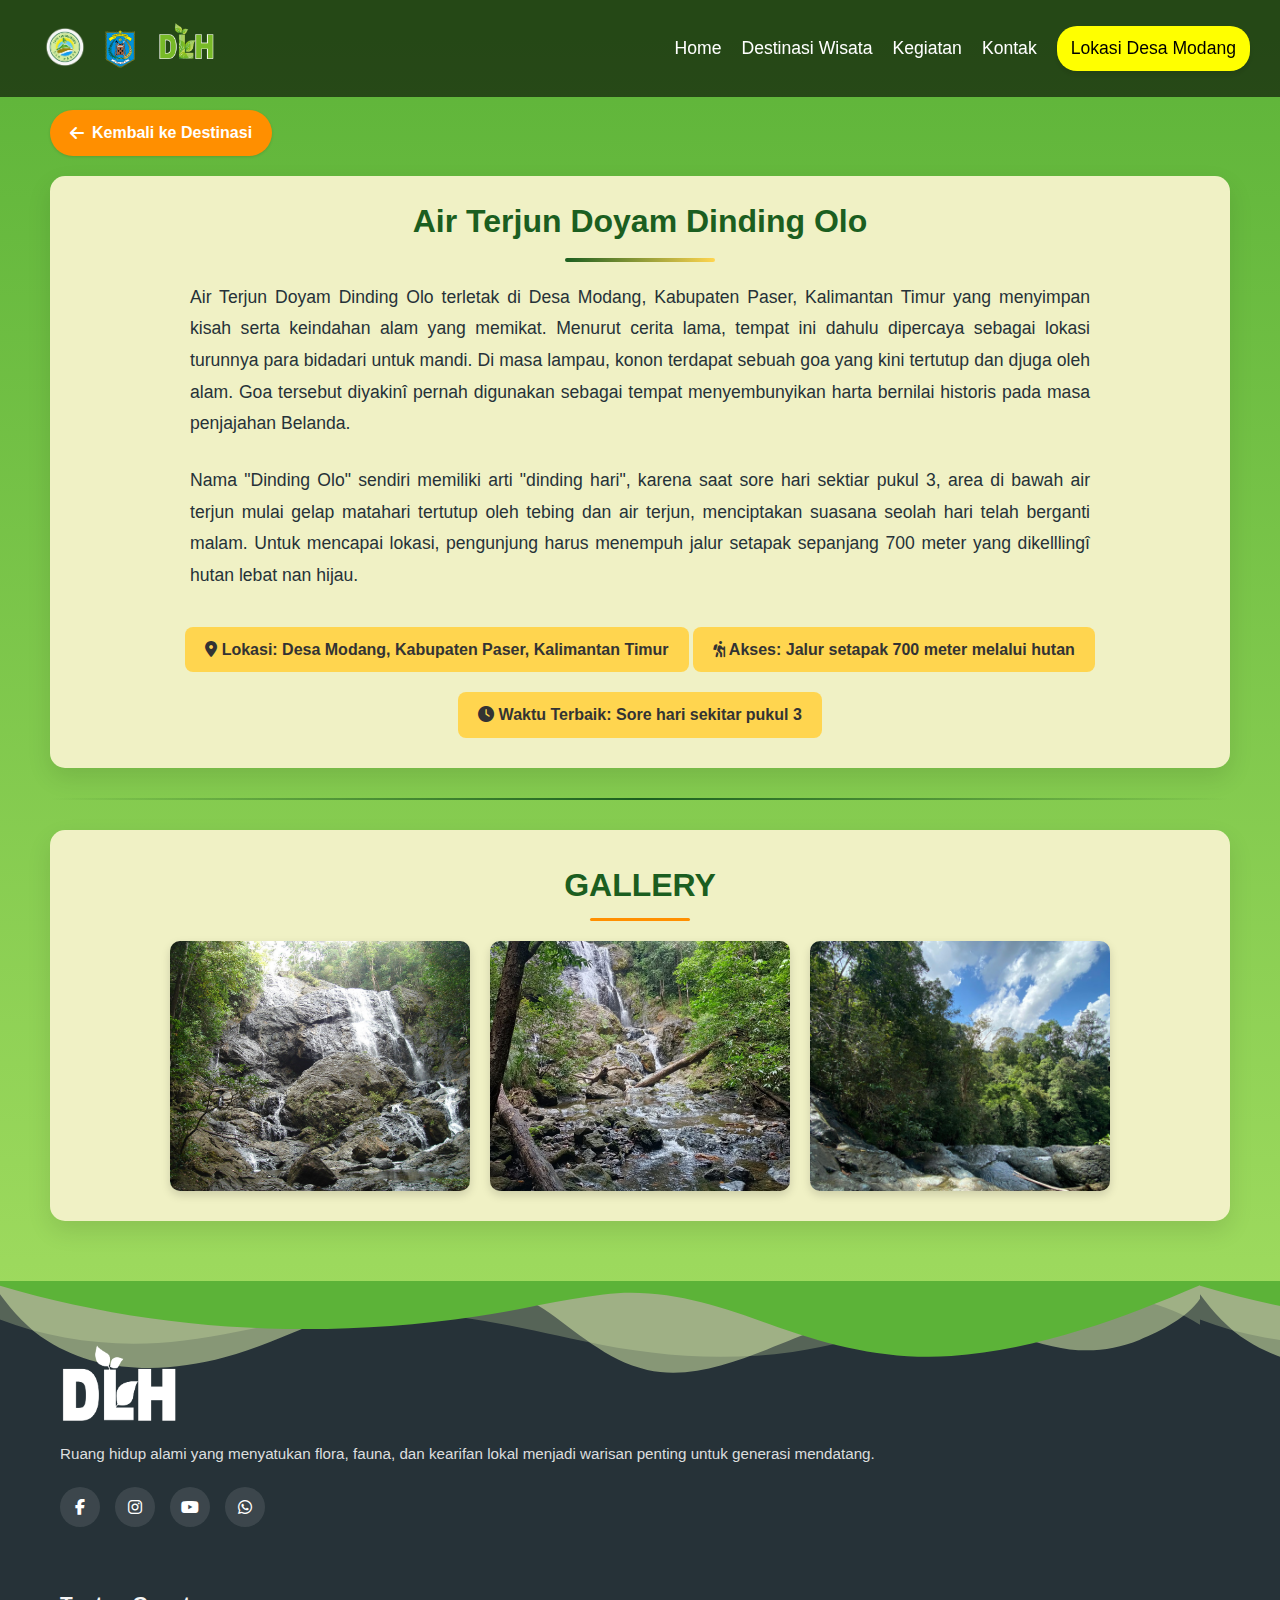
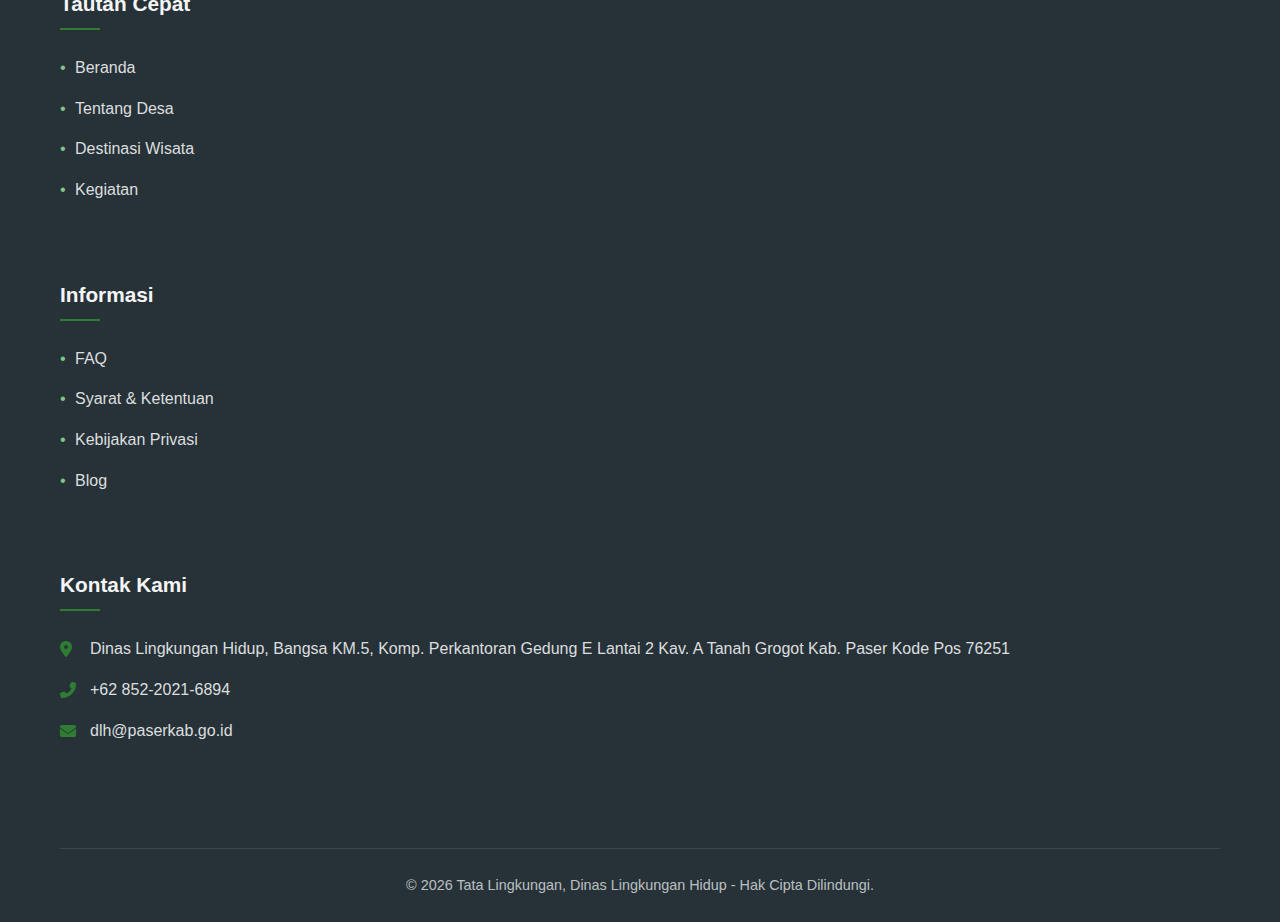
<file: destinasi.html>
<!DOCTYPE html>
<html lang="id">

<head>
    <meta charset="UTF-8">
    <meta name="viewport" content="width=device-width, initial-scale=1.0">
    <title>Taman Kehati || Desa Modang</title>
    <link rel="stylesheet" href="https://cdnjs.cloudflare.com/ajax/libs/font-awesome/6.4.0/css/all.min.css">
    <link rel="stylesheet" href="destinasi.css">
</head>

<body>
    <!-- Header Navigasi -->
    <header class="navigasi">
        <div class="logo-kiri">
            <div class="logo-box box-a"><img src="imggg/logo.png" alt="Logo 1" /></div>
            <div class="logo-box box-b"><img src="imggg/logo kabpaser.png" alt="Logo 2" /></div>
            <div class="logo-box box-c"><img src="imggg/dlh.png" alt="Logo DLH" class="logo-dlh" /></div>
        </div>

        <nav class="menu">
            <a href="index.html#home">Home</a>
            <a href="index.html#destinasi">Destinasi Wisata</a>
            <a href="index.html#kegiatan">Kegiatan</a>
            <a href="index.html#kontak">Kontak</a>
            <a href="index.html#lokasi" class="lokasi-btn">Lokasi Desa Modang</a>
        </nav>
    </header>

    <!-- Konten Utama Destinasi -->
    <div class="destinasi-container">
        <!-- Tombol kembali -->
        <a href="index.html#destinasi" class="back-btn">
            <i class="fas fa-arrow-left"></i> Kembali ke Destinasi
        </a>

        <!-- Header Destinasi -->
        <div class="destinasi-header">
            <h1 class="destinasi-title">Air Terjun Doyam Dinding Olo</h1>
            <p class="destinasi-description">
                Air Terjun Doyam Dinding Olo terletak di Desa Modang, Kabupaten Paser, Kalimantan Timur yang menyimpan
                kisah serta keindahan alam yang memikat. Menurut cerita lama, tempat ini dahulu dipercaya sebagai lokasi
                turunnya para bidadari untuk mandi. Di masa lampau, konon terdapat sebuah goa yang kini tertutup dan
                djuga oleh alam. Goa tersebut diyakinî pernah digunakan sebagai tempat menyembunyikan harta bernilai
                historis pada masa penjajahan Belanda.
            </p>
            <p class="destinasi-description">
                Nama "Dinding Olo" sendiri memiliki arti "dinding hari", karena saat sore hari sektiar pukul 3, area di
                bawah air terjun mulai gelap matahari tertutup oleh tebing dan air terjun, menciptakan suasana seolah
                hari telah berganti malam. Untuk mencapai lokasi, pengunjung harus menempuh jalur setapak sepanjang 700
                meter yang dikelllingî hutan lebat nan hijau.
            </p>

            <div class="destinasi-highlight">
                <i class="fas fa-map-marker-alt"></i> Lokasi: Desa Modang, Kabupaten Paser, Kalimantan Timur
            </div>

            <div class="destinasi-highlight">
                <i class="fas fa-hiking"></i> Akses: Jalur setapak 700 meter melalui hutan
            </div>

            <div class="destinasi-highlight">
                <i class="fas fa-clock"></i> Waktu Terbaik: Sore hari sekitar pukul 3
            </div>
        </div>

        <div class="divider"></div>

        <!-- Gallery -->
        <div class="gallery-section">
            <h2 class="section-title">GALLERY</h2>
            <div class="gallery-container">
                <div class="gallery-item">
                    <img src="imggg/airterjunolo1.jpg" alt="Air Terjun Doyam Dinding Olo" class="gallery-img">
                    <div class="gallery-caption">Pemandangan utama air terjun</div>
                </div>
                <div class="gallery-item">
                    <img src="imggg/air terjun olo.jpg" alt="Jalur menuju air terjun" class="gallery-img">
                    <div class="gallery-caption">Jalur menuju air terjun</div>
                </div>
                <div class="gallery-item">
                    <img src="imggg/kawasanolo.jpeg" alt="Hutan sekitar air terjun" class="gallery-img">
                    <div class="gallery-caption">Hutan hijau di sekitar area</div>
                </div>
            </div>
        </div>
    </div>

    <!-- Footer -->
    <footer>
        <div class="footer-wave"></div>
        <div class="container">
            <div class="footer-container">
                <div class="footer-col">
                    <div class="footer-logo-container">
                        <img src="imggg/dlh.png" alt="Logo Dinas Lingkungan Hidup" class="footer-logo" loading="lazy">
                    </div>
                    <p>Ruang hidup alami yang menyatukan flora, fauna, dan kearifan lokal menjadi warisan penting untuk
                        generasi mendatang.</p>
                    <div class="social-links">
                        <a href="#" aria-label="Facebook"><i class="fab fa-facebook-f"></i></a>
                        <a href="#" aria-label="Instagram"><i class="fab fa-instagram"></i></a>
                        <a href="#" aria-label="YouTube"><i class="fab fa-youtube"></i></a>
                        <a href="#" aria-label="WhatsApp"><i class="fab fa-whatsapp"></i></a>
                    </div>
                </div>

                <div class="footer-col">
                    <h3 style="color: whitesmoke;">Tautan Cepat</h3>
                    <ul>
                        <li><a href="index.html#home">Beranda</a></li>
                        <li><a href="index.html#tentang">Tentang Desa</a></li>
                        <li><a href="index.html#destinasi">Destinasi Wisata</a></li>
                        <li><a href="index.html#kegiatan">Kegiatan</a></li>
                    </ul>
                </div>

                <div class="footer-col">
                    <h3 style="color: whitesmoke;">Informasi</h3>
                    <ul>
                        <li><a href="#">FAQ</a></li>
                        <li><a href="#">Syarat & Ketentuan</a></li>
                        <li><a href="#">Kebijakan Privasi</a></li>
                        <li><a href="#">Blog</a></li>
                    </ul>
                </div>

                <div class="footer-col">
                    <h3 style="color: whitesmoke;">Kontak Kami</h3>
                    <ul class="contact-info">
                        <li>
                            <i class="fas fa-map-marker-alt"></i>
                            <span>Dinas Lingkungan Hidup, Bangsa KM.5, Komp. Perkantoran Gedung E Lantai 2 Kav. A Tanah
                                Grogot Kab. Paser Kode Pos 76251</span>
                        </li>
                        <li>
                            <i class="fas fa-phone-alt"></i>
                            <span>+62 852-2021-6894</span>
                        </li>
                        <li>
                            <i class="fas fa-envelope"></i>
                            <span>dlh@paserkab.go.id</span>
                        </li>
                    </ul>
                </div>
            </div>

            <div class="footer-bottom">
                <p>&copy; <span id="current-year"></span> Tata Lingkungan, Dinas Lingkungan Hidup - Hak Cipta
                    Dilindungi.</p>
            </div>
        </div>
    </footer>

    <script>
        // Set tahun saat ini di footer
        document.getElementById("current-year").textContent = new Date().getFullYear();
    </script>
</body>

</html>
</file>
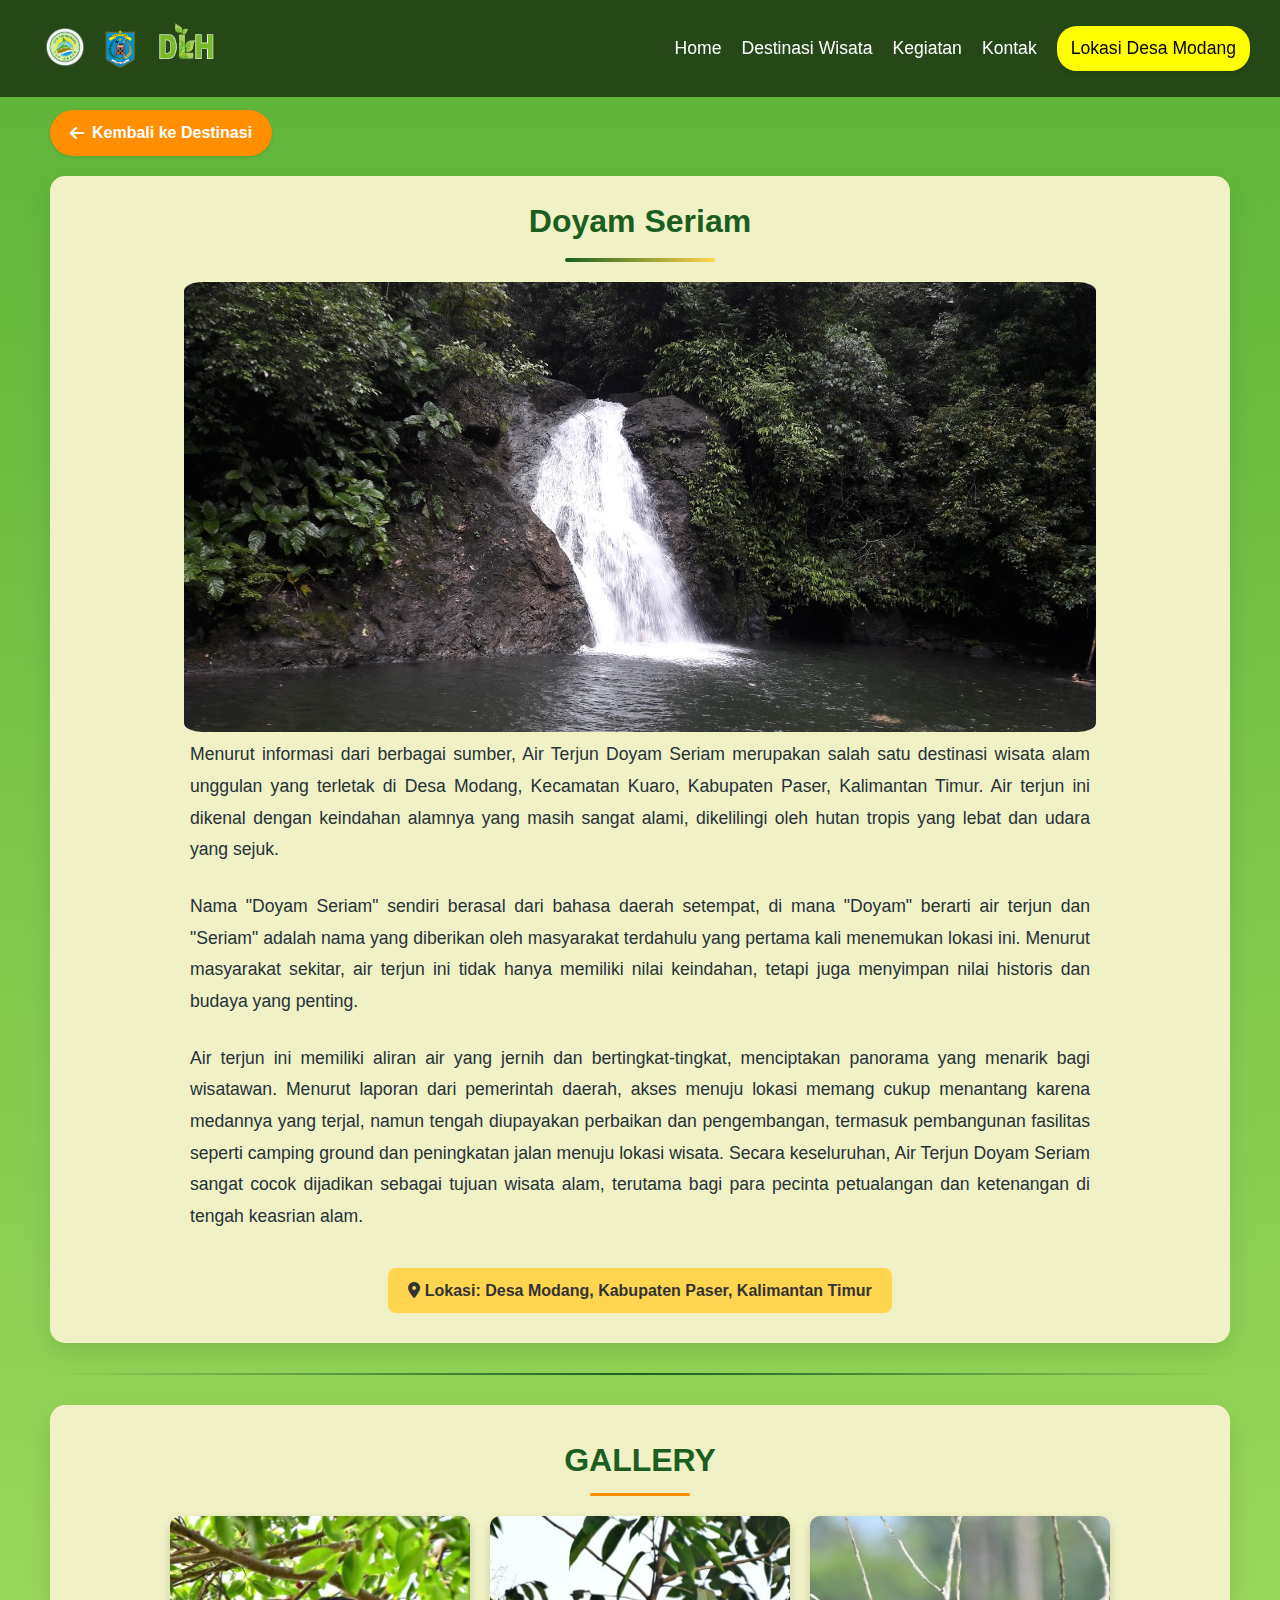
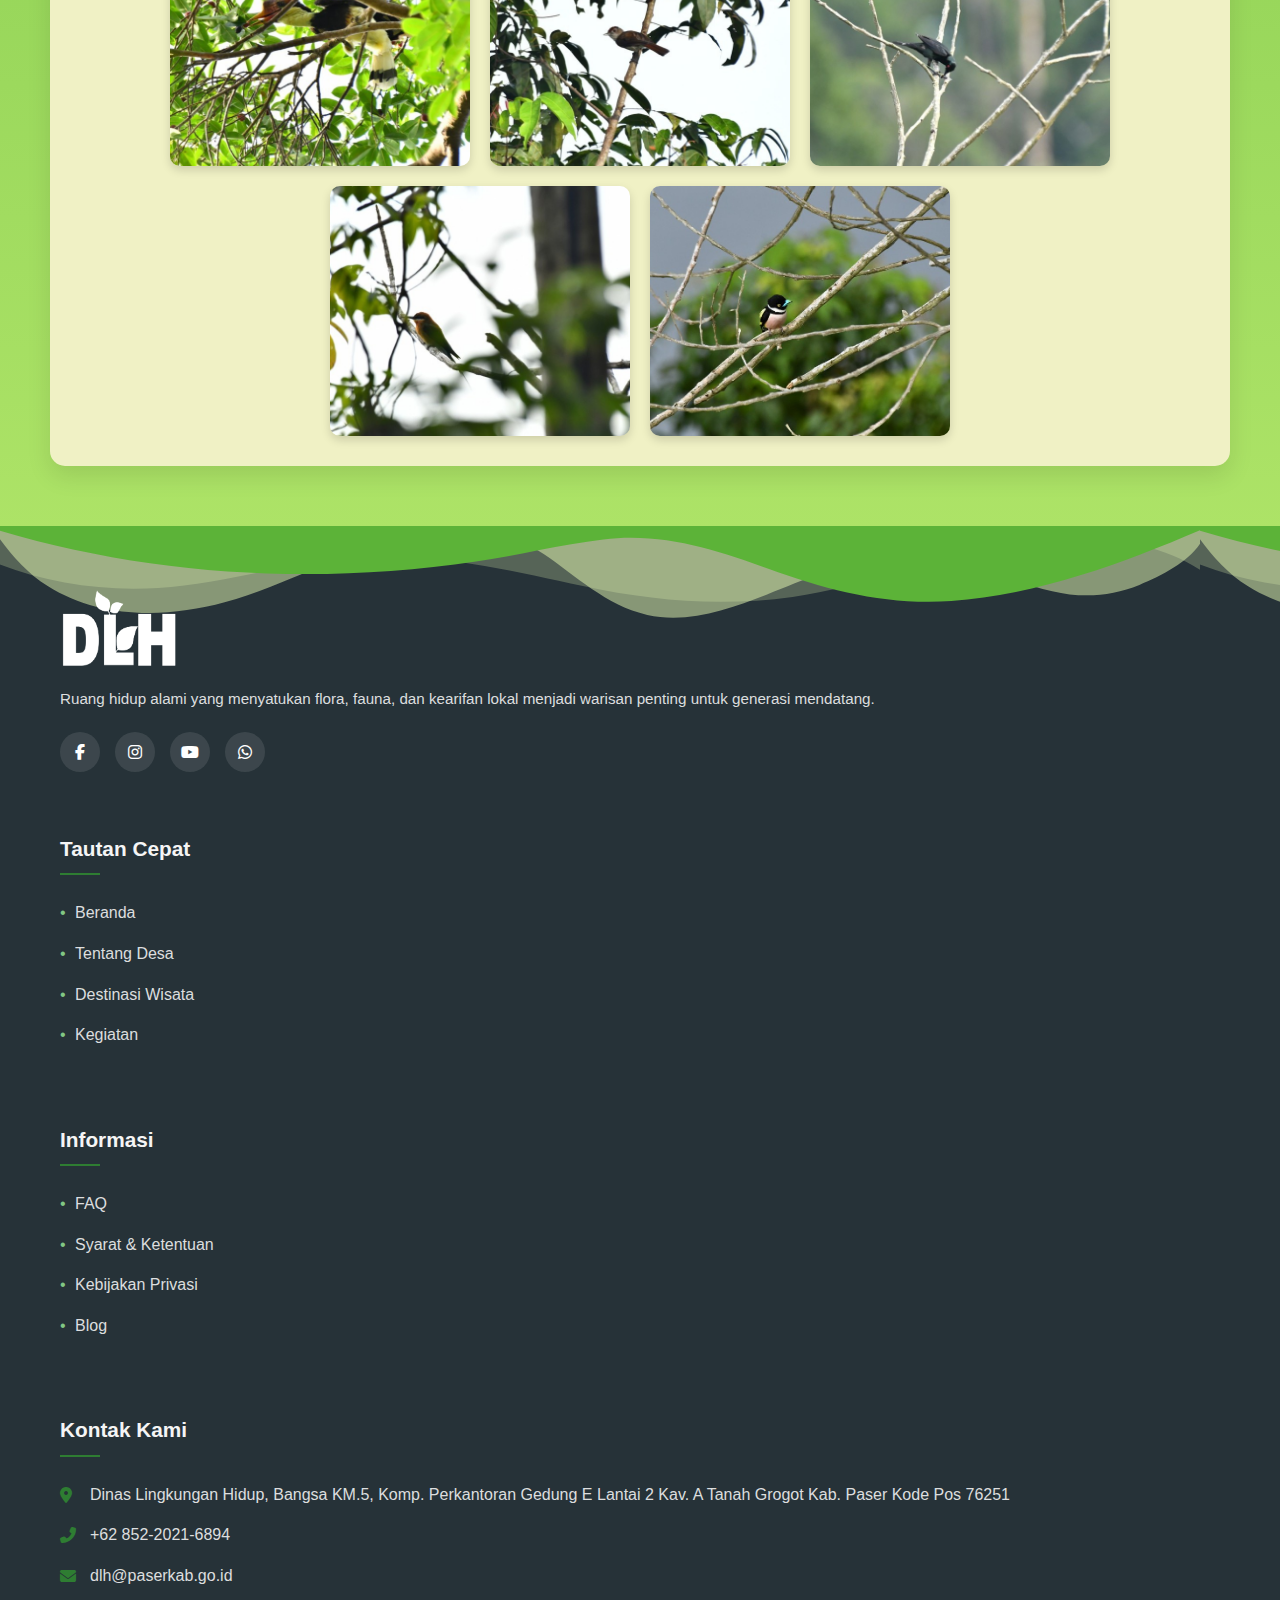
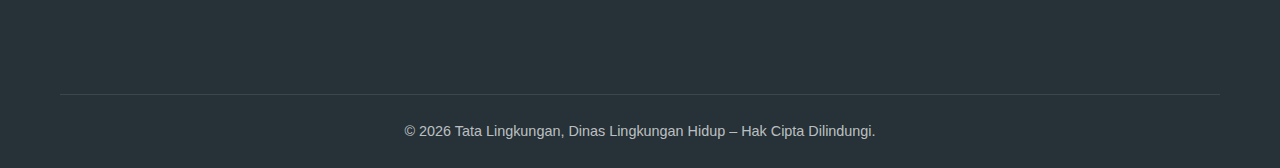
<file: destinasi1.html>
<!DOCTYPE html>
<html lang="id">

<head>
    <meta charset="UTF-8">
    <meta name="viewport" content="width=device-width, initial-scale=1.0">
    <link rel="stylesheet" href="destinasi.css">
    <link rel="stylesheet" href="https://cdnjs.cloudflare.com/ajax/libs/font-awesome/6.4.0/css/all.min.css">
    <title>Detail Selengkapnya Destinasi 1</title>
</head>

<body>
    <header class="navigasi">
        <div class="logo-kiri">
            <div class="logo-kiri">
                <div class="logo-box box-a"><img src="imggg/logo.png" alt="Logo 1" /></div>
                <div class="logo-box box-b"><img src="imggg/logo kabpaser.png" alt="Logo 2" /></div>
                <div class="logo-box box-c"><img src="imggg/dlh.png" alt="Logo DLH" class="logo-dlh" /></div>
            </div>

        </div>

        <nav class="menu">
            <a href="#home">Home</a>
            <a href="#destinasi">Destinasi Wisata</a>
            <a href="kegiatan.html">Kegiatan</a>
            <a href="kontak.html">Kontak</a>
            <a href="#lokasi" class="lokasi-btn">Lokasi Desa Modang</a>
        </nav>
    </header>

    <!-- Konten Utama Destinasi -->
    <div class="destinasi-container">
        <!-- Tombol kembali -->
        <a href="index.html#destinasi" class="back-btn">
            <i class="fas fa-arrow-left"></i> Kembali ke Destinasi
        </a>

        <!-- Header Destinasi -->
        <div class="destinasi-header">
            <h1 class="destinasi-title">Doyam Seriam</h1>
            <img src="imggg/doyam seriam.jpg">
            <p class="destinasi-description">
                Menurut informasi dari berbagai sumber, Air Terjun Doyam Seriam merupakan salah satu destinasi
                wisata alam unggulan yang terletak di Desa Modang, Kecamatan Kuaro, Kabupaten Paser, Kalimantan Timur.
                Air terjun ini dikenal dengan keindahan alamnya yang masih sangat alami, dikelilingi oleh hutan tropis
                yang
                lebat dan udara yang sejuk.
            </p>
            <p class="destinasi-description">
                Nama "Doyam Seriam" sendiri berasal dari bahasa daerah setempat, di mana "Doyam" berarti air terjun dan
                "Seriam"
                adalah nama yang diberikan oleh masyarakat terdahulu yang pertama kali menemukan lokasi ini. Menurut
                masyarakat
                sekitar, air terjun ini tidak hanya memiliki nilai keindahan, tetapi juga menyimpan nilai historis dan
                budaya yang
                penting.
            </p>
            <p class="destinasi-description">
                Air terjun ini memiliki aliran air yang jernih dan bertingkat-tingkat, menciptakan panorama yang menarik
                bagi wisatawan.
                Menurut laporan dari pemerintah daerah, akses menuju lokasi memang cukup menantang karena medannya yang
                terjal, namun tengah
                diupayakan perbaikan dan pengembangan, termasuk pembangunan fasilitas seperti camping ground dan
                peningkatan jalan menuju lokasi wisata.
                Secara keseluruhan, Air Terjun Doyam Seriam sangat cocok dijadikan sebagai tujuan wisata alam, terutama
                bagi para pecinta petualangan dan
                ketenangan di tengah keasrian alam.
            </p>

            <div class="destinasi-highlight">
                <i class="fas fa-map-marker-alt"></i> Lokasi: Desa Modang, Kabupaten Paser, Kalimantan Timur
            </div>
        </div>

        <div class="divider"></div>

        <!-- Gallery -->
        <div class="gallery-section">
            <h2 class="section-title">GALLERY</h2>
            <div class="gallery-container">
                <div class="gallery-item">
                    <img src="imggg/picture5.jpg" alt="Burung Enggang Gading" class="gallery-img">
                    <div class="gallery-caption">Burung Enggang Gading</div>
                </div>
                <div class="gallery-item">
                    <img src="imggg/picture6.jpg" alt="Burung Cucak Jenggot" class="gallery-img">
                    <div class="gallery-caption">Burung Cucak Jenggot</div>
                </div>
                <div class="gallery-item">
                    <img src="imggg/picture7.jpg" alt="Burung Perling Kumbang" class="gallery-img">
                    <div class="gallery-caption">Burung Perling Kumbang</div>
                </div>
                <div class="gallery-item">
                    <img src="imggg/picture8.jpg" alt="Burung Kirik-kirik Laut" class="gallery-img">
                    <div class="gallery-caption">Burung Kirik-kirik Laut</div>
                </div>
                <div class="gallery-item">
                    <img src="imggg/picture9.jpg" alt="Burung Black Yellow Broadbill" class="gallery-img">
                    <div class="gallery-caption">Burung Black Yellow Broadbill</div>
                </div>
            </div>
        </div>
    </div>

    <!-- Bagian Footer -->
    <footer>

        <div class="footer-wave"></div>
        <div class="container">
            <div class="footer-container">
                <div class="footer-col">
                    <div class="footer-logo-container">
                        <img src="imggg/dlh.png" alt="Logo Dinas Lingkungan Hidup" class="footer-logo" loading="lazy">
                    </div>
                    <p>Ruang hidup alami yang menyatukan flora, fauna, dan kearifan lokal menjadi warisan penting untuk
                        generasi mendatang.</p>
                    <div class="social-links">
                        <a href="https://www.facebook.com/pages/Dinas-Lingkungan-Hidup-Kab-Paser/1271323679616330"
                            aria-label="Facebook"><i class="fab fa-facebook-f"></i></a>
                        <a href="https://www.instagram.com/bidangtatalingkungan?utm_source=ig_web_button_share_sheet&igsh=ZDNlZDc0MzIxNw=="
                            aria-label="Instagram"><i class="fab fa-instagram"></i></a>
                        <a href="https://youtube.com/@dinaslingkunganhidup3254" aria-label="YouTube"><i
                                class="fab fa-youtube"></i></a>
                        <a href="https://wa.me/6285220216894" aria-label="WhatsApp"><i class="fab fa-whatsapp"></i></a>
                    </div>
                </div>

                <div class="footer-col">
                    <h3 style="color: whitesmoke;">Tautan Cepat</h3>
                    <ul>
                        <li><a href="#">Beranda</a></li>
                        <li><a href="#tentang">Tentang Desa</a></li>
                        <li><a href="wisata.html">Destinasi Wisata</a></li>
                        <li><a href="kegiatan.html">Kegiatan</a></li>
                    </ul>
                </div>

                <div class="footer-col">
                    <h3 style="color: whitesmoke;">Informasi</h3>
                    <ul>
                        <li><a href="#">FAQ</a></li>
                        <li><a href="#">Syarat & Ketentuan</a></li>
                        <li><a href="#">Kebijakan Privasi</a></li>
                        <li><a href="#">Blog</a></li>
                    </ul>
                </div>

                <div class="footer-col">
                    <h3 style="color: whitesmoke;">Kontak Kami</h3>
                    <ul class="contact-info">
                        <li>
                            <i class="fas fa-map-marker-alt"></i>
                            <span>Dinas Lingkungan Hidup, Bangsa KM.5, Komp. Perkantoran Gedung E Lantai 2 Kav. A Tanah
                                Grogot Kab. Paser Kode Pos 76251</span>
                        </li>
                        <li>
                            <i class="fas fa-phone-alt"></i>
                            <span>+62 852-2021-6894</span>
                        </li>
                        <li>
                            <i class="fas fa-envelope"></i>
                            <span>dlh@paserkab.go.id</span>
                        </li>
                    </ul>
                </div>
            </div>

            <div class="footer-bottom">
                <p>&copy; <span id="current-year"></span> Tata Lingkungan, Dinas Lingkungan Hidup – Hak Cipta
                    Dilindungi.</p>
            </div>
        </div>
    </footer>

    <script>
        // Set tahun saat ini di footer
        document.getElementById("current-year").textContent = new Date().getFullYear();
    </script>
</body>

</html>
</file>
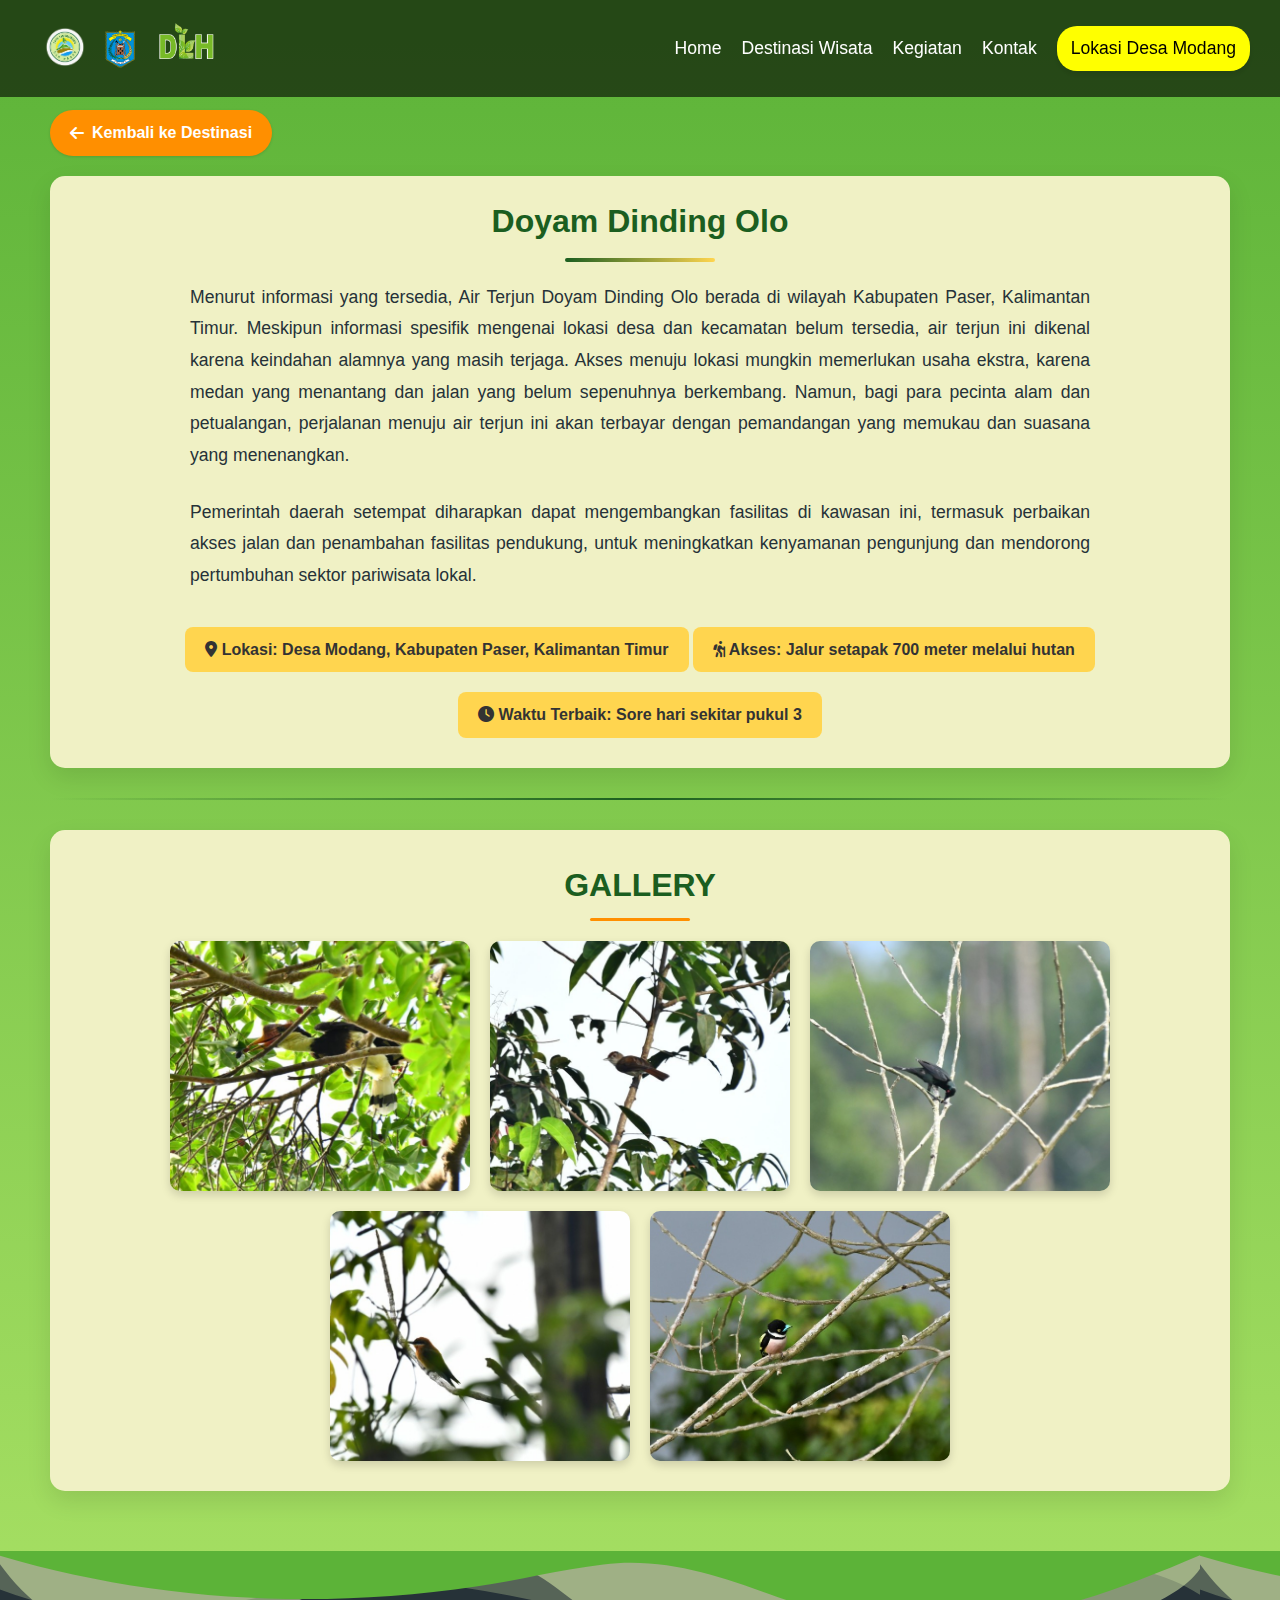
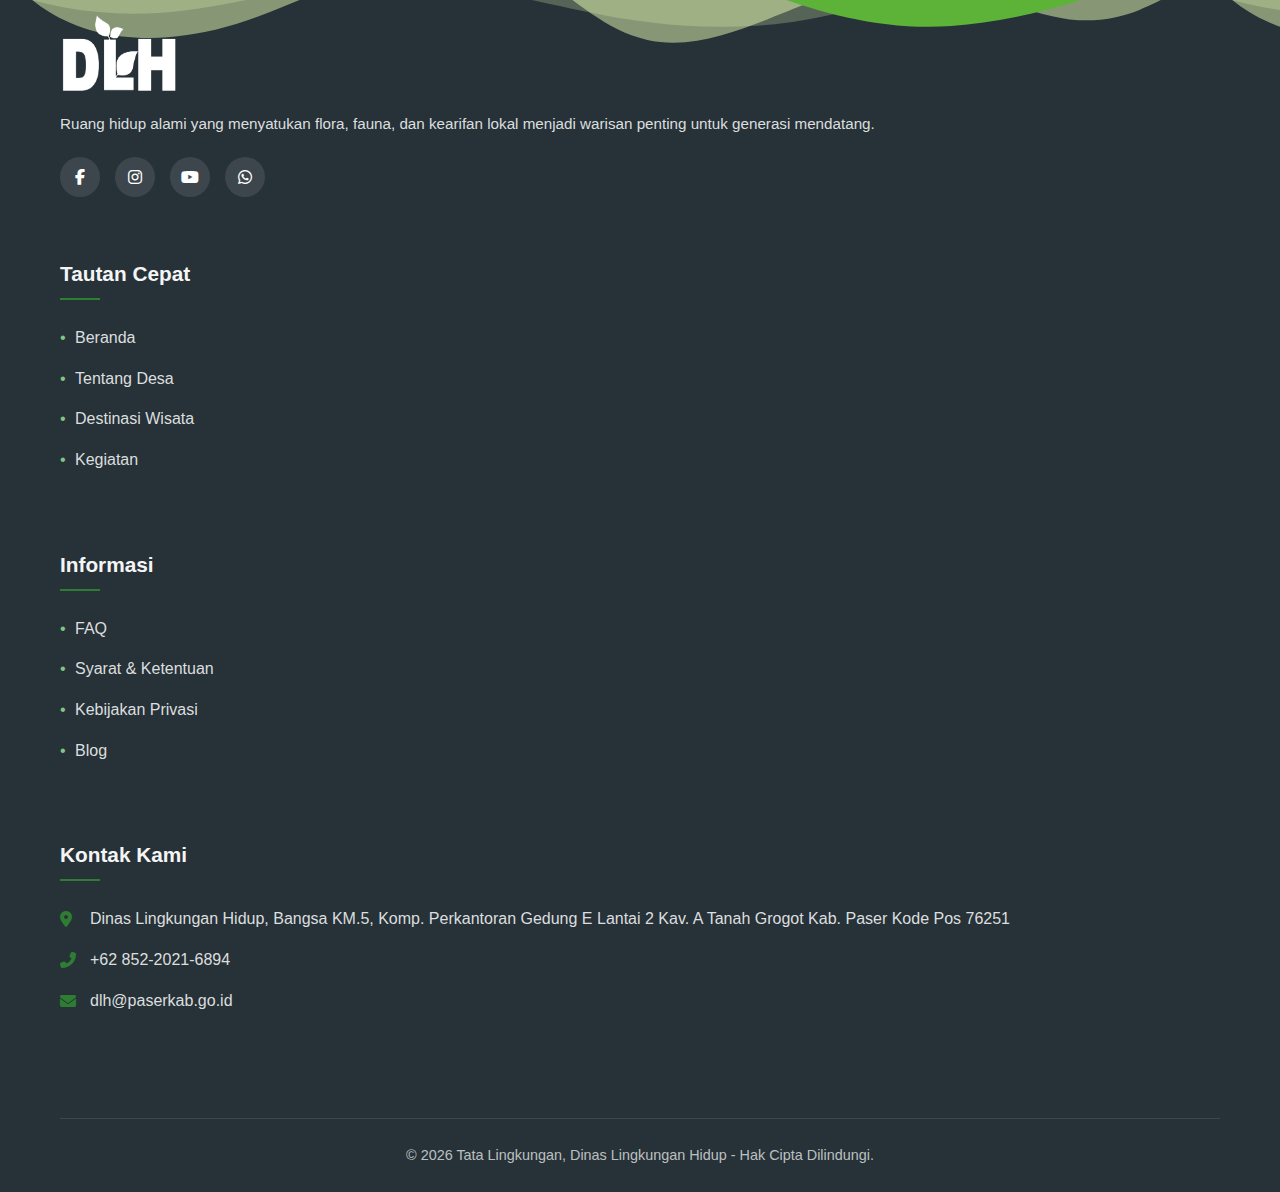
<file: destinasi2.html>
<!DOCTYPE html>
<html lang="id">

<head>
    <meta charset="UTF-8">
    <meta name="viewport" content="width=device-width, initial-scale=1.0">
    <title>Taman Kehati || Desa Modang</title>
    <link rel="stylesheet" href="https://cdnjs.cloudflare.com/ajax/libs/font-awesome/6.4.0/css/all.min.css">
    <link rel="stylesheet" href="destinasi.css">
</head>

<body>
    <!-- Header Navigasi -->
    <header class="navigasi">
        <div class="logo-kiri">
            <div class="logo-box box-a"><img src="imggg/logo.png" alt="Logo 1" /></div>
            <div class="logo-box box-b"><img src="imggg/logo kabpaser.png" alt="Logo 2" /></div>
            <div class="logo-box box-c"><img src="imggg/dlh.png" alt="Logo DLH" class="logo-dlh" /></div>
        </div>

        <nav class="menu">
            <a href="index.html#home">Home</a>
            <a href="index.html#destinasi">Destinasi Wisata</a>
            <a href="index.html#kegiatan">Kegiatan</a>
            <a href="index.html#kontak">Kontak</a>
            <a href="index.html#lokasi" class="lokasi-btn">Lokasi Desa Modang</a>
        </nav>
    </header>

    <!-- Konten Utama Destinasi -->
    <div class="destinasi-container">
        <!-- Tombol kembali -->
        <a href="index.html#destinasi" class="back-btn">
            <i class="fas fa-arrow-left"></i> Kembali ke Destinasi
        </a>

        <!-- Header Destinasi -->
        <div class="destinasi-header">
            <h1 class="destinasi-title">Doyam Dinding Olo</h1>
            <p class="destinasi-description">
                Menurut informasi yang tersedia, Air Terjun Doyam Dinding Olo berada di wilayah Kabupaten Paser, Kalimantan Timur. 
                Meskipun informasi spesifik mengenai lokasi desa dan kecamatan belum tersedia, air terjun ini dikenal karena keindahan 
                alamnya yang masih terjaga. Akses menuju lokasi mungkin memerlukan usaha ekstra, karena medan yang menantang dan jalan 
                yang belum sepenuhnya berkembang. Namun, bagi para pecinta alam dan petualangan, perjalanan menuju air terjun ini akan terbayar 
                dengan pemandangan yang memukau dan suasana yang menenangkan.
            </p>
            <p class="destinasi-description">
                Pemerintah daerah setempat diharapkan dapat mengembangkan fasilitas di kawasan ini, termasuk perbaikan akses jalan dan penambahan 
                fasilitas pendukung, untuk meningkatkan kenyamanan pengunjung dan mendorong pertumbuhan sektor pariwisata lokal.
            </p>

            <div class="destinasi-highlight">
                <i class="fas fa-map-marker-alt"></i> Lokasi: Desa Modang, Kabupaten Paser, Kalimantan Timur
            </div>

            <div class="destinasi-highlight">
                <i class="fas fa-hiking"></i> Akses: Jalur setapak 700 meter melalui hutan
            </div>

            <div class="destinasi-highlight">
                <i class="fas fa-clock"></i> Waktu Terbaik: Sore hari sekitar pukul 3
            </div>
        </div>

        <div class="divider"></div>

      <!-- Gallery -->
        <div class="gallery-section">
            <h2 class="section-title">GALLERY</h2>
            <div class="gallery-container">
                <div class="gallery-item">
                    <img src="imggg/picture5.jpg" alt="Burung Enggang Gading" class="gallery-img">
                    <div class="gallery-caption">Burung Enggang Gading</div>
                </div>
                <div class="gallery-item">
                    <img src="imggg/picture6.jpg" alt="Burung Cucak Jenggot" class="gallery-img">
                    <div class="gallery-caption">Burung Cucak Jenggot</div>
                </div>
                <div class="gallery-item">
                    <img src="imggg/picture7.jpg" alt="Burung Perling Kumbang" class="gallery-img">
                    <div class="gallery-caption">Burung Perling Kumbang</div>
                </div>
                <div class="gallery-item">
                    <img src="imggg/picture8.jpg" alt="Burung Kirik-kirik Laut" class="gallery-img">
                    <div class="gallery-caption">Burung Kirik-kirik Laut</div>
                </div>
                <div class="gallery-item">
                    <img src="imggg/picture9.jpg" alt="Burung Black Yellow Broadbill" class="gallery-img">
                    <div class="gallery-caption">Burung Black Yellow Broadbill</div>
                </div>
            </div>
        </div>
    </div>

    <!-- Footer -->
    <footer>
        <div class="footer-wave"></div>
        <div class="container">
            <div class="footer-container">
                <div class="footer-col">
                    <div class="footer-logo-container">
                        <img src="imggg/dlh.png" alt="Logo Dinas Lingkungan Hidup" class="footer-logo" loading="lazy">
                    </div>
                    <p>Ruang hidup alami yang menyatukan flora, fauna, dan kearifan lokal menjadi warisan penting untuk
                        generasi mendatang.</p>
                    <div class="social-links">
                        <a href="#" aria-label="Facebook"><i class="fab fa-facebook-f"></i></a>
                        <a href="#" aria-label="Instagram"><i class="fab fa-instagram"></i></a>
                        <a href="#" aria-label="YouTube"><i class="fab fa-youtube"></i></a>
                        <a href="#" aria-label="WhatsApp"><i class="fab fa-whatsapp"></i></a>
                    </div>
                </div>

                <div class="footer-col">
                    <h3 style="color: whitesmoke;">Tautan Cepat</h3>
                    <ul>
                        <li><a href="index.html#home">Beranda</a></li>
                        <li><a href="index.html#tentang">Tentang Desa</a></li>
                        <li><a href="index.html#destinasi">Destinasi Wisata</a></li>
                        <li><a href="index.html#kegiatan">Kegiatan</a></li>
                    </ul>
                </div>

                <div class="footer-col">
                    <h3 style="color: whitesmoke;">Informasi</h3>
                    <ul>
                        <li><a href="#">FAQ</a></li>
                        <li><a href="#">Syarat & Ketentuan</a></li>
                        <li><a href="#">Kebijakan Privasi</a></li>
                        <li><a href="#">Blog</a></li>
                    </ul>
                </div>

                <div class="footer-col">
                    <h3 style="color: whitesmoke;">Kontak Kami</h3>
                    <ul class="contact-info">
                        <li>
                            <i class="fas fa-map-marker-alt"></i>
                            <span>Dinas Lingkungan Hidup, Bangsa KM.5, Komp. Perkantoran Gedung E Lantai 2 Kav. A Tanah
                                Grogot Kab. Paser Kode Pos 76251</span>
                        </li>
                        <li>
                            <i class="fas fa-phone-alt"></i>
                            <span>+62 852-2021-6894</span>
                        </li>
                        <li>
                            <i class="fas fa-envelope"></i>
                            <span>dlh@paserkab.go.id</span>
                        </li>
                    </ul>
                </div>
            </div>

            <div class="footer-bottom">
                <p>&copy; <span id="current-year"></span> Tata Lingkungan, Dinas Lingkungan Hidup - Hak Cipta
                    Dilindungi.</p>
            </div>
        </div>
    </footer>

    <script>
        // Set tahun saat ini di footer
        document.getElementById("current-year").textContent = new Date().getFullYear();
    </script>
</body>

</html>
</file>
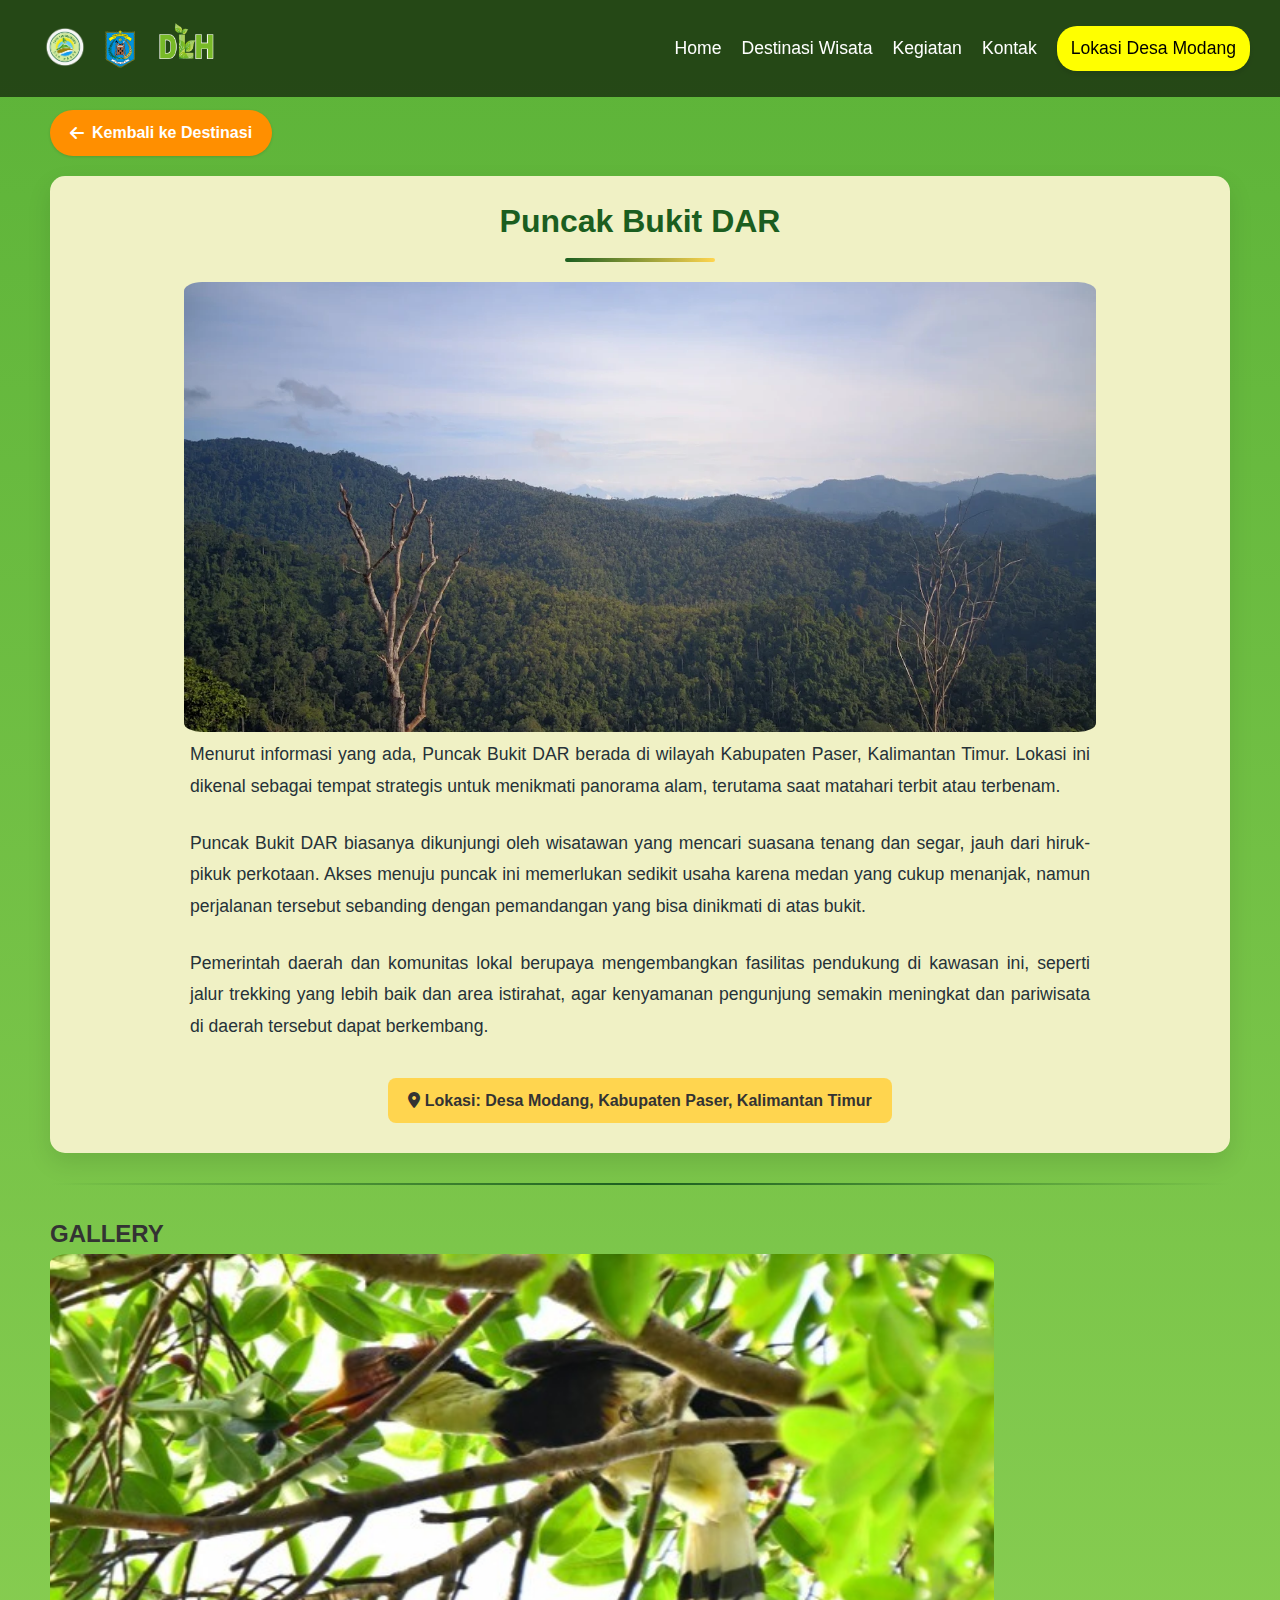
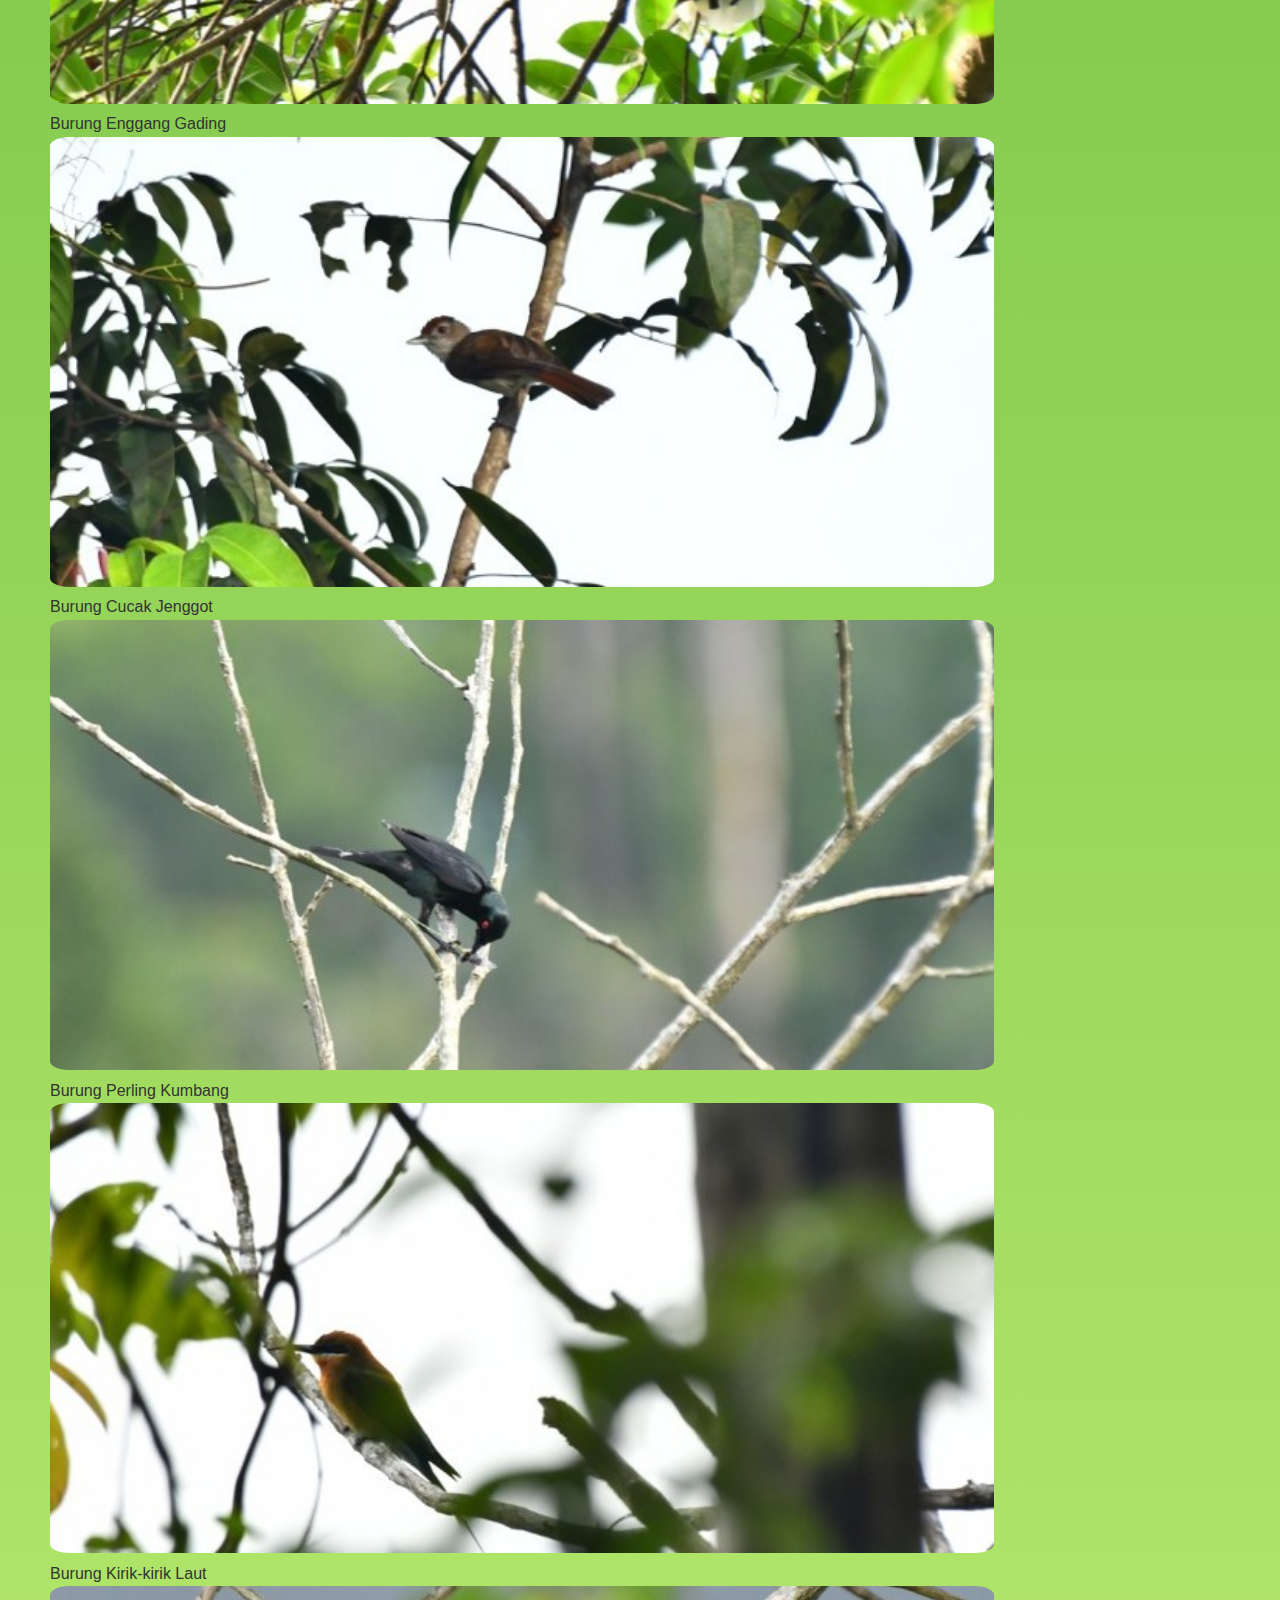
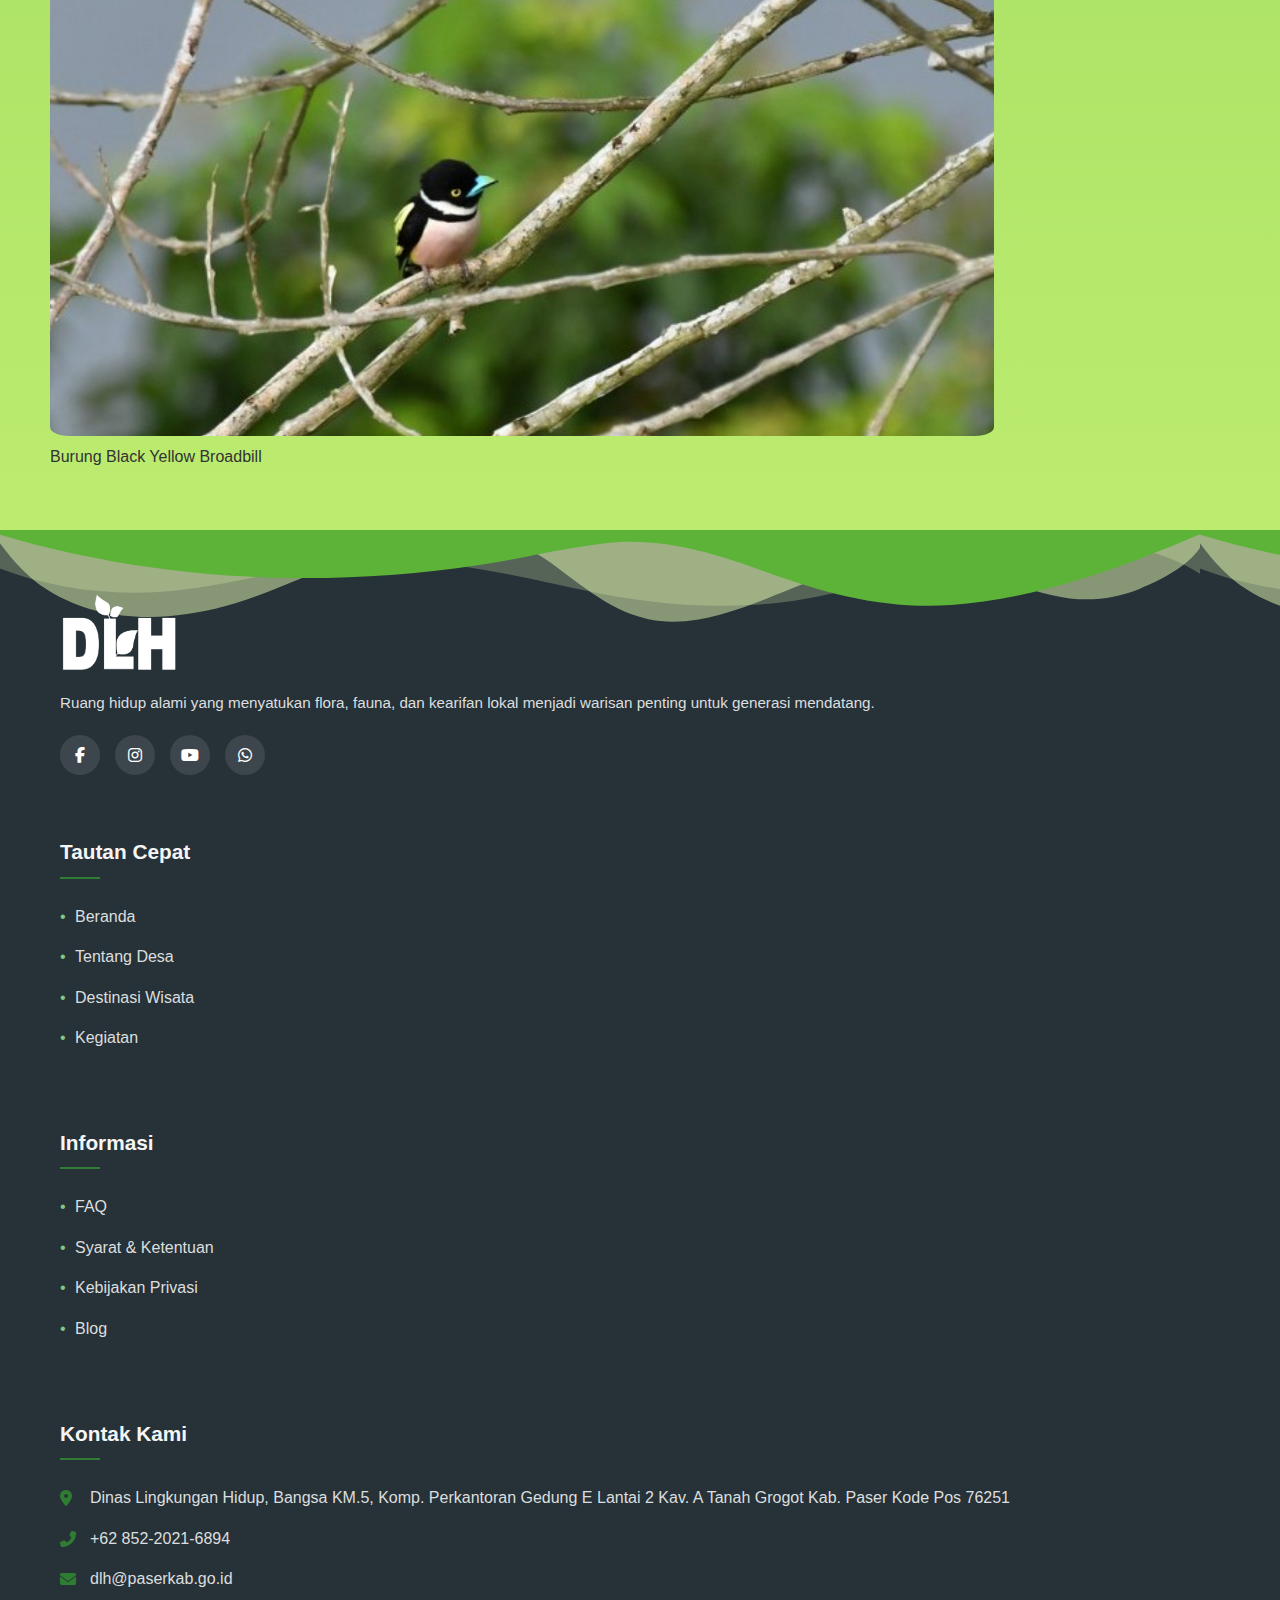
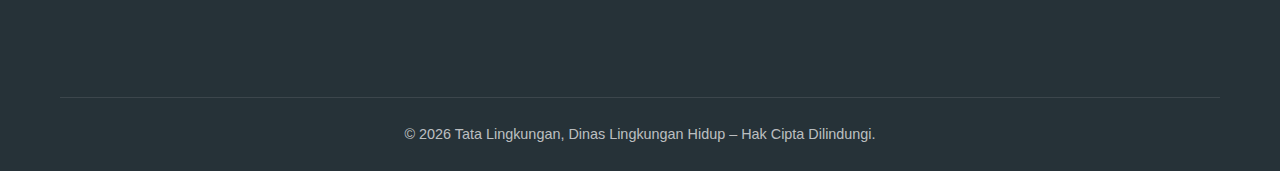
<file: destinasi3.html>
<!DOCTYPE html>
<html lang="id">

<head>
    <meta charset="UTF-8">
    <meta name="viewport" content="width=device-width, initial-scale=1.0">
    <title>Taman Kehati || Desa Modang</title>
    <link rel="stylesheet" href="https://cdnjs.cloudflare.com/ajax/libs/font-awesome/6.4.0/css/all.min.css">
    <link rel="stylesheet" href="destinasi.css">
</head>

<body>
    <!-- Header Navigasi -->
    <header class="navigasi">
        <div class="logo-kiri">
            <div class="logo-box box-a"><img src="imggg/logo.png" alt="Logo 1" /></div>
            <div class="logo-box box-b"><img src="imggg/logo kabpaser.png" alt="Logo 2" /></div>
            <div class="logo-box box-c"><img src="imggg/dlh.png" alt="Logo DLH" class="logo-dlh" /></div>
        </div>

        <nav class="menu">
            <a href="index.html#home">Home</a>
            <a href="index.html#destinasi">Destinasi Wisata</a>
            <a href="index.html#kegiatan">Kegiatan</a>
            <a href="index.html#kontak">Kontak</a>
            <a href="index.html#lokasi" class="lokasi-btn">Lokasi Desa Modang</a>
        </nav>
    </header>

    <!-- Konten Utama Destinasi -->
    <div class="destinasi-container">
        <!-- Tombol kembali -->
        <a href="index.html#destinasi" class="back-btn">
            <i class="fas fa-arrow-left"></i> Kembali ke Destinasi
        </a>

        <!-- Header Destinasi -->
        <div class="destinasi-header">
            <h1 class="destinasi-title">Puncak Bukit DAR</h1>
            <img src="imggg/puncak bukti DAR.jpg">
            <p class="destinasi-description">
                Menurut informasi yang ada, Puncak Bukit DAR berada di wilayah Kabupaten Paser, Kalimantan Timur.
                Lokasi ini dikenal sebagai tempat strategis untuk menikmati panorama alam, terutama saat matahari terbit
                atau terbenam.
            </p>
            <p class="destinasi-description">
                Puncak Bukit DAR biasanya dikunjungi oleh wisatawan yang mencari suasana tenang dan segar, jauh dari
                hiruk-pikuk perkotaan.
                Akses menuju puncak ini memerlukan sedikit usaha karena medan yang cukup menanjak, namun perjalanan
                tersebut sebanding dengan
                pemandangan yang bisa dinikmati di atas bukit.
            </p>
            <p class="destinasi-description">
                Pemerintah daerah dan komunitas lokal berupaya mengembangkan fasilitas pendukung di kawasan ini, seperti
                jalur trekking yang lebih
                baik dan area istirahat, agar kenyamanan pengunjung semakin meningkat dan pariwisata di daerah tersebut
                dapat berkembang.
            </p>

            <div class="destinasi-highlight">
                <i class="fas fa-map-marker-alt"></i> Lokasi: Desa Modang, Kabupaten Paser, Kalimantan Timur
            </div>
        </div>

        <div class="divider"></div>

        <!-- Gallery -->
        <h2 class="judul-galeri">GALLERY</h2>
        <div class="galeri-kotak">
            <div class="gambar-galeri">
                <div>
                    <img src="imggg/picture5.jpg" alt="Burung 1">
                    <div class="caption">Burung Enggang Gading</div>
                </div>
                <div>
                    <img src="imggg/picture6.jpg" alt="Burung 2">
                    <div class="caption">Burung Cucak Jenggot</div>
                </div>
                <div>
                    <img src="imggg/picture7.jpg" alt="Burung 3">
                    <div class="caption">Burung Perling Kumbang</div>
                </div>
                <div>
                    <img src="imggg/picture8.jpg" alt="Burung 4">
                    <div class="caption">Burung Kirik-kirik Laut</div>
                </div>
                <div>
                    <img src="imggg/picture9.jpg" alt="Burung 5">
                    <div class="caption">Burung Black Yellow Broadbill</div>
                </div>
            </div>
        </div>
    </div>

    <!-- Bagian Footer -->
    <footer>

        <div class="footer-wave"></div>
        <div class="container">
            <div class="footer-container">
                <div class="footer-col">
                    <div class="footer-logo-container">
                        <img src="imggg/dlh.png" alt="Logo Dinas Lingkungan Hidup" class="footer-logo" loading="lazy">
                    </div>
                    <p>Ruang hidup alami yang menyatukan flora, fauna, dan kearifan lokal menjadi warisan penting untuk
                        generasi mendatang.</p>
                    <div class="social-links">
                        <a href="https://www.facebook.com/pages/Dinas-Lingkungan-Hidup-Kab-Paser/1271323679616330"
                            aria-label="Facebook"><i class="fab fa-facebook-f"></i></a>
                        <a href="https://www.instagram.com/bidangtatalingkungan?utm_source=ig_web_button_share_sheet&igsh=ZDNlZDc0MzIxNw=="
                            aria-label="Instagram"><i class="fab fa-instagram"></i></a>
                        <a href="https://youtube.com/@dinaslingkunganhidup3254" aria-label="YouTube"><i
                                class="fab fa-youtube"></i></a>
                        <a href="https://wa.me/6285220216894" aria-label="WhatsApp"><i class="fab fa-whatsapp"></i></a>
                    </div>
                </div>

                <div class="footer-col">
                    <h3 style="color: whitesmoke;">Tautan Cepat</h3>
                    <ul>
                        <li><a href="#">Beranda</a></li>
                        <li><a href="#tentang">Tentang Desa</a></li>
                        <li><a href="wisata.html">Destinasi Wisata</a></li>
                        <li><a href="kegiatan.html">Kegiatan</a></li>
                    </ul>
                </div>

                <div class="footer-col">
                    <h3 style="color: whitesmoke;">Informasi</h3>
                    <ul>
                        <li><a href="#">FAQ</a></li>
                        <li><a href="#">Syarat & Ketentuan</a></li>
                        <li><a href="#">Kebijakan Privasi</a></li>
                        <li><a href="#">Blog</a></li>
                    </ul>
                </div>

                <div class="footer-col">
                    <h3 style="color: whitesmoke;">Kontak Kami</h3>
                    <ul class="contact-info">
                        <li>
                            <i class="fas fa-map-marker-alt"></i>
                            <span>Dinas Lingkungan Hidup, Bangsa KM.5, Komp. Perkantoran Gedung E Lantai 2 Kav. A Tanah
                                Grogot Kab. Paser Kode Pos 76251</span>
                        </li>
                        <li>
                            <i class="fas fa-phone-alt"></i>
                            <span>+62 852-2021-6894</span>
                        </li>
                        <li>
                            <i class="fas fa-envelope"></i>
                            <span>dlh@paserkab.go.id</span>
                        </li>
                    </ul>
                </div>
            </div>

            <div class="footer-bottom">
                <p>&copy; <span id="current-year"></span> Tata Lingkungan, Dinas Lingkungan Hidup – Hak Cipta
                    Dilindungi.</p>
            </div>
        </div>
    </footer>

    <script>
        // Set tahun saat ini di footer
        document.getElementById("current-year").textContent = new Date().getFullYear();
    </script>
</body>

</html>
</file>
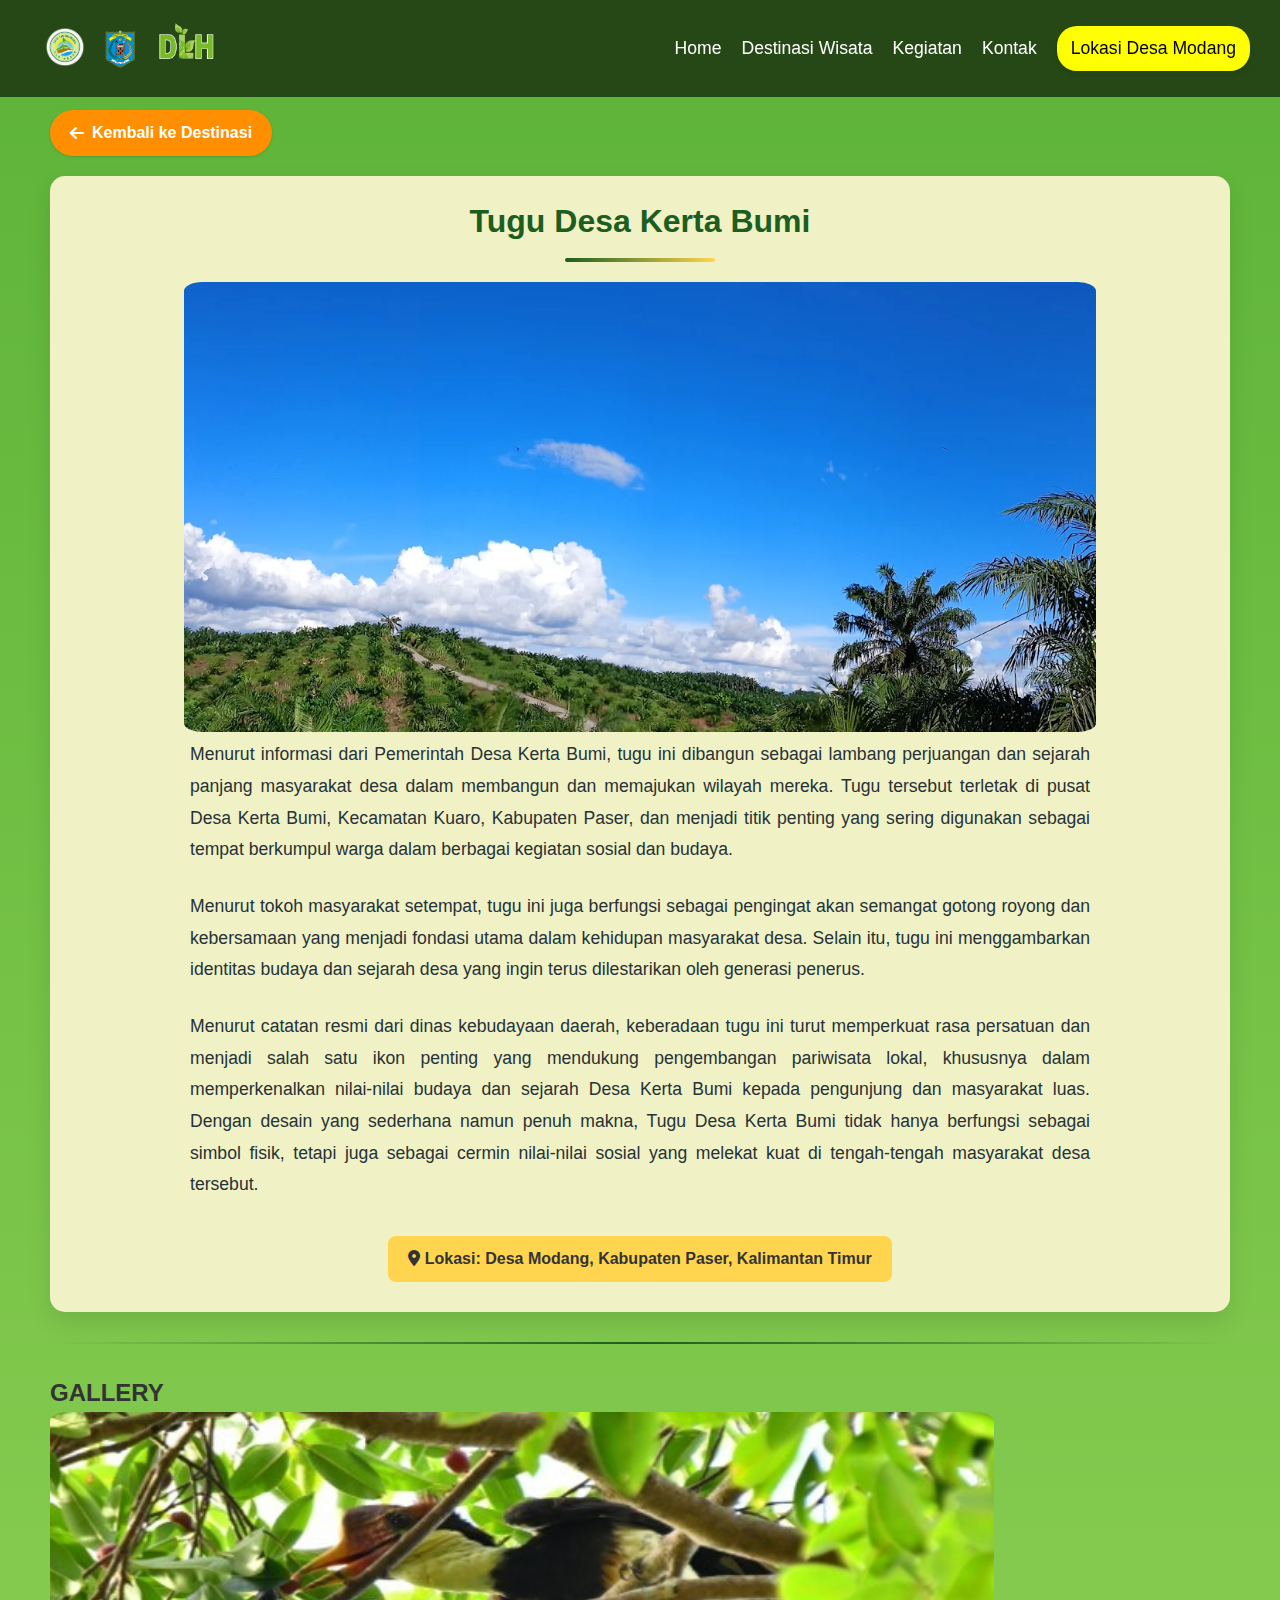
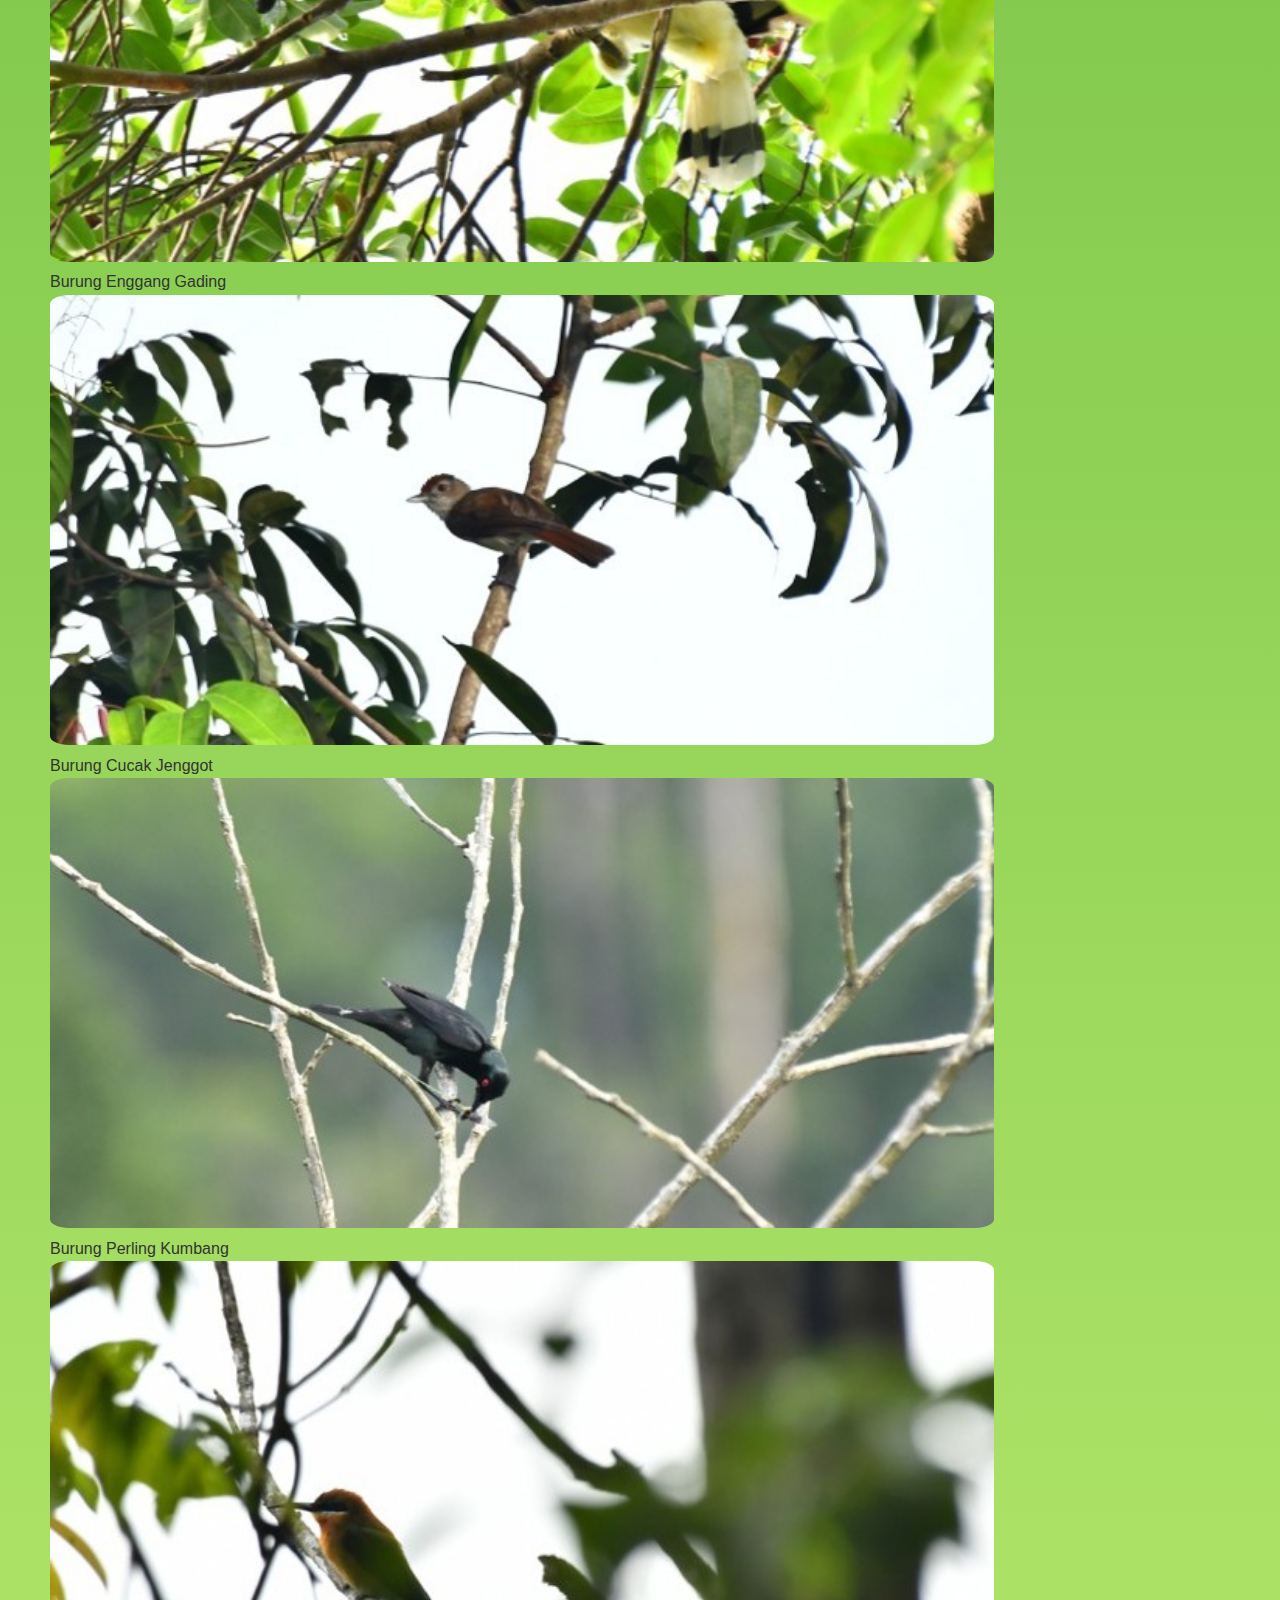
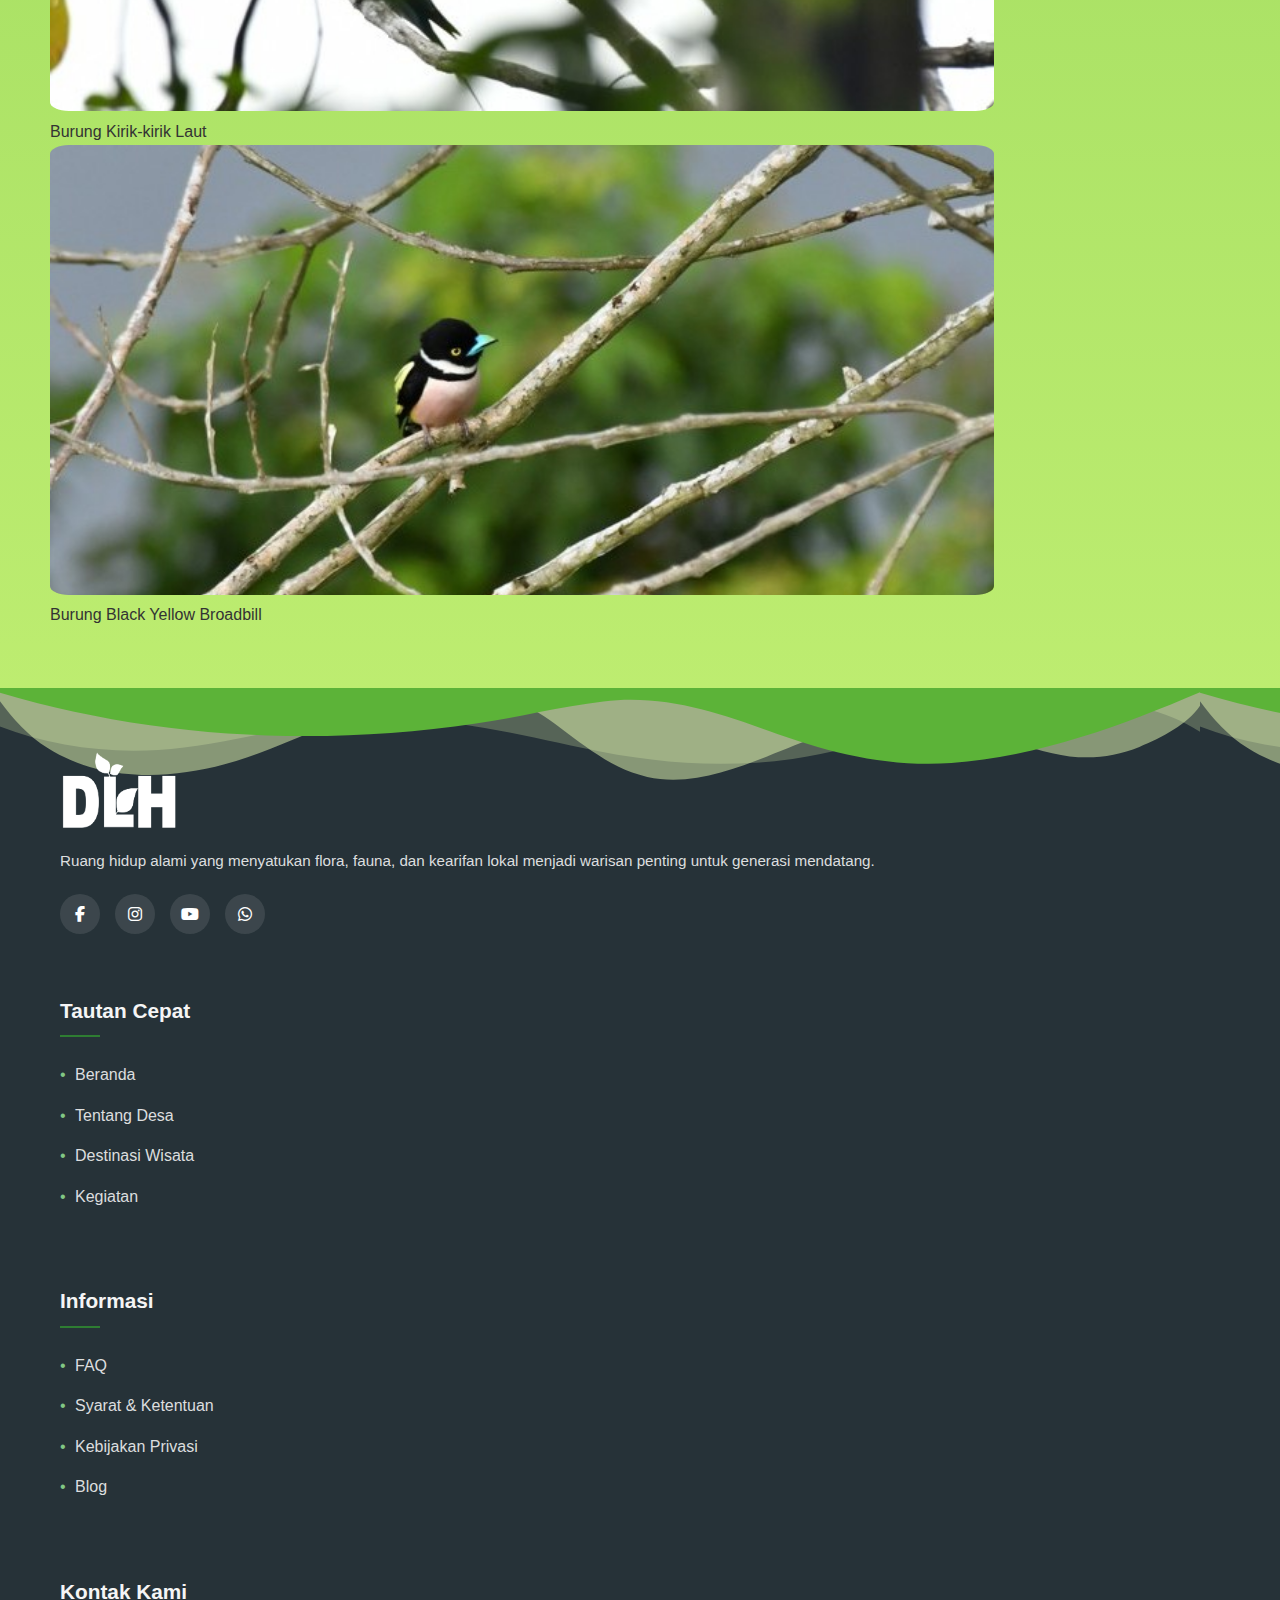
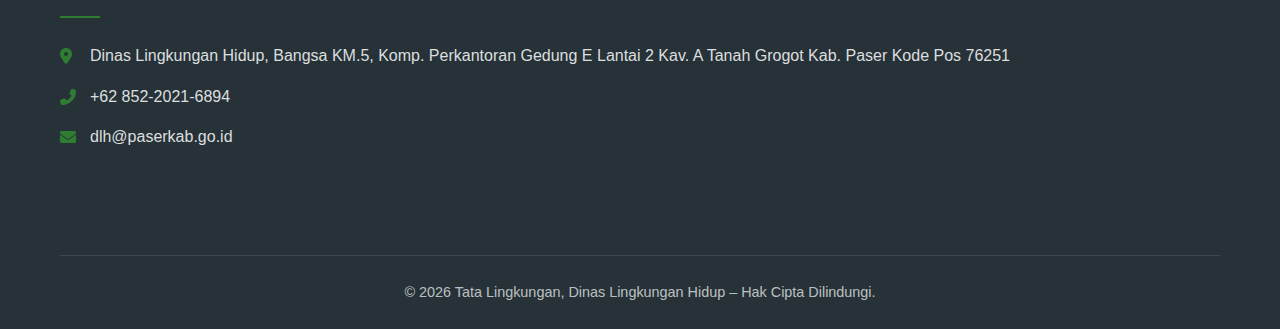
<file: destinasi4.html>
<!DOCTYPE html>
<html lang="id">

<head>
    <meta charset="UTF-8">
    <meta name="viewport" content="width=device-width, initial-scale=1.0">
    <title>Taman Kehati || Desa Modang</title>
    <link rel="stylesheet" href="https://cdnjs.cloudflare.com/ajax/libs/font-awesome/6.4.0/css/all.min.css">
    <link rel="stylesheet" href="destinasi.css">
</head>

<body>
    <!-- Header Navigasi -->
    <header class="navigasi">
        <div class="logo-kiri">
            <div class="logo-box box-a"><img src="imggg/logo.png" alt="Logo 1" /></div>
            <div class="logo-box box-b"><img src="imggg/logo kabpaser.png" alt="Logo 2" /></div>
            <div class="logo-box box-c"><img src="imggg/dlh.png" alt="Logo DLH" class="logo-dlh" /></div>
        </div>

        <nav class="menu">
            <a href="index.html#home">Home</a>
            <a href="index.html#destinasi">Destinasi Wisata</a>
            <a href="index.html#kegiatan">Kegiatan</a>
            <a href="index.html#kontak">Kontak</a>
            <a href="index.html#lokasi" class="lokasi-btn">Lokasi Desa Modang</a>
        </nav>
    </header>

    <!-- Konten Utama Destinasi -->
    <div class="destinasi-container">
        <!-- Tombol kembali -->
        <a href="index.html#destinasi" class="back-btn">
            <i class="fas fa-arrow-left"></i> Kembali ke Destinasi
        </a>

        <!-- Header Destinasi -->
        <div class="destinasi-header">
            <h1 class="destinasi-title">Tugu Desa Kerta Bumi</h1>
            <img src="imggg/tugu desa kerta bumi.webp">
            <p class="destinasi-description">
                Menurut informasi dari Pemerintah Desa Kerta Bumi, tugu ini dibangun sebagai lambang perjuangan dan
                sejarah panjang masyarakat
                desa dalam membangun dan memajukan wilayah mereka. Tugu tersebut terletak di pusat Desa Kerta Bumi,
                Kecamatan Kuaro, Kabupaten Paser,
                dan menjadi titik penting yang sering digunakan sebagai tempat berkumpul warga dalam berbagai kegiatan
                sosial dan budaya.
            </p>
            <p class="destinasi-description">
                Menurut tokoh masyarakat setempat, tugu ini juga berfungsi sebagai pengingat akan semangat gotong royong
                dan kebersamaan yang menjadi fondasi
                utama dalam kehidupan masyarakat desa. Selain itu, tugu ini menggambarkan identitas budaya dan sejarah
                desa yang ingin terus dilestarikan oleh
                generasi penerus.
            </p>
            <p class="destinasi-description">
                Menurut catatan resmi dari dinas kebudayaan daerah, keberadaan tugu ini turut memperkuat rasa persatuan
                dan menjadi salah satu ikon penting yang
                mendukung pengembangan pariwisata lokal, khususnya dalam memperkenalkan nilai-nilai budaya dan sejarah
                Desa Kerta Bumi kepada pengunjung dan masyarakat luas.
                Dengan desain yang sederhana namun penuh makna, Tugu Desa Kerta Bumi tidak hanya berfungsi sebagai
                simbol fisik, tetapi juga sebagai cermin nilai-nilai sosial
                yang melekat kuat di tengah-tengah masyarakat desa tersebut.
            </p>

            <div class="destinasi-highlight">
                <i class="fas fa-map-marker-alt"></i> Lokasi: Desa Modang, Kabupaten Paser, Kalimantan Timur
            </div>
        </div>

        <div class="divider"></div>

        <!-- Gallery -->
        <h2 class="judul-galeri">GALLERY</h2>
        <div class="galeri-kotak">
            <div class="gambar-galeri">
                <div>
                    <img src="imggg/picture5.jpg" alt="Burung 1">
                    <div class="caption">Burung Enggang Gading</div>
                </div>
                <div>
                    <img src="imggg/picture6.jpg" alt="Burung 2">
                    <div class="caption">Burung Cucak Jenggot</div>
                </div>
                <div>
                    <img src="imggg/picture7.jpg" alt="Burung 3">
                    <div class="caption">Burung Perling Kumbang</div>
                </div>
                <div>
                    <img src="imggg/picture8.jpg" alt="Burung 4">
                    <div class="caption">Burung Kirik-kirik Laut</div>
                </div>
                <div>
                    <img src="imggg/picture9.jpg" alt="Burung 5">
                    <div class="caption">Burung Black Yellow Broadbill</div>
                </div>
            </div>
        </div>
    </div>

    <!-- Bagian Footer -->
    <footer>

        <div class="footer-wave"></div>
        <div class="container">
            <div class="footer-container">
                <div class="footer-col">
                    <div class="footer-logo-container">
                        <img src="imggg/dlh.png" alt="Logo Dinas Lingkungan Hidup" class="footer-logo" loading="lazy">
                    </div>
                    <p>Ruang hidup alami yang menyatukan flora, fauna, dan kearifan lokal menjadi warisan penting untuk
                        generasi mendatang.</p>
                    <div class="social-links">
                        <a href="https://www.facebook.com/pages/Dinas-Lingkungan-Hidup-Kab-Paser/1271323679616330"
                            aria-label="Facebook"><i class="fab fa-facebook-f"></i></a>
                        <a href="https://www.instagram.com/bidangtatalingkungan?utm_source=ig_web_button_share_sheet&igsh=ZDNlZDc0MzIxNw=="
                            aria-label="Instagram"><i class="fab fa-instagram"></i></a>
                        <a href="https://youtube.com/@dinaslingkunganhidup3254" aria-label="YouTube"><i
                                class="fab fa-youtube"></i></a>
                        <a href="https://wa.me/6285220216894" aria-label="WhatsApp"><i class="fab fa-whatsapp"></i></a>
                    </div>
                </div>

                <div class="footer-col">
                    <h3 style="color: whitesmoke;">Tautan Cepat</h3>
                    <ul>
                        <li><a href="#">Beranda</a></li>
                        <li><a href="#tentang">Tentang Desa</a></li>
                        <li><a href="wisata.html">Destinasi Wisata</a></li>
                        <li><a href="kegiatan.html">Kegiatan</a></li>
                    </ul>
                </div>

                <div class="footer-col">
                    <h3 style="color: whitesmoke;">Informasi</h3>
                    <ul>
                        <li><a href="#">FAQ</a></li>
                        <li><a href="#">Syarat & Ketentuan</a></li>
                        <li><a href="#">Kebijakan Privasi</a></li>
                        <li><a href="#">Blog</a></li>
                    </ul>
                </div>

                <div class="footer-col">
                    <h3 style="color: whitesmoke;">Kontak Kami</h3>
                    <ul class="contact-info">
                        <li>
                            <i class="fas fa-map-marker-alt"></i>
                            <span>Dinas Lingkungan Hidup, Bangsa KM.5, Komp. Perkantoran Gedung E Lantai 2 Kav. A Tanah
                                Grogot Kab. Paser Kode Pos 76251</span>
                        </li>
                        <li>
                            <i class="fas fa-phone-alt"></i>
                            <span>+62 852-2021-6894</span>
                        </li>
                        <li>
                            <i class="fas fa-envelope"></i>
                            <span>dlh@paserkab.go.id</span>
                        </li>
                    </ul>
                </div>
            </div>

            <div class="footer-bottom">
                <p>&copy; <span id="current-year"></span> Tata Lingkungan, Dinas Lingkungan Hidup – Hak Cipta
                    Dilindungi.</p>
            </div>
        </div>
    </footer>

    <script>
        // Set tahun saat ini di footer
        document.getElementById("current-year").textContent = new Date().getFullYear();
    </script>
</body>

</html>
</file>
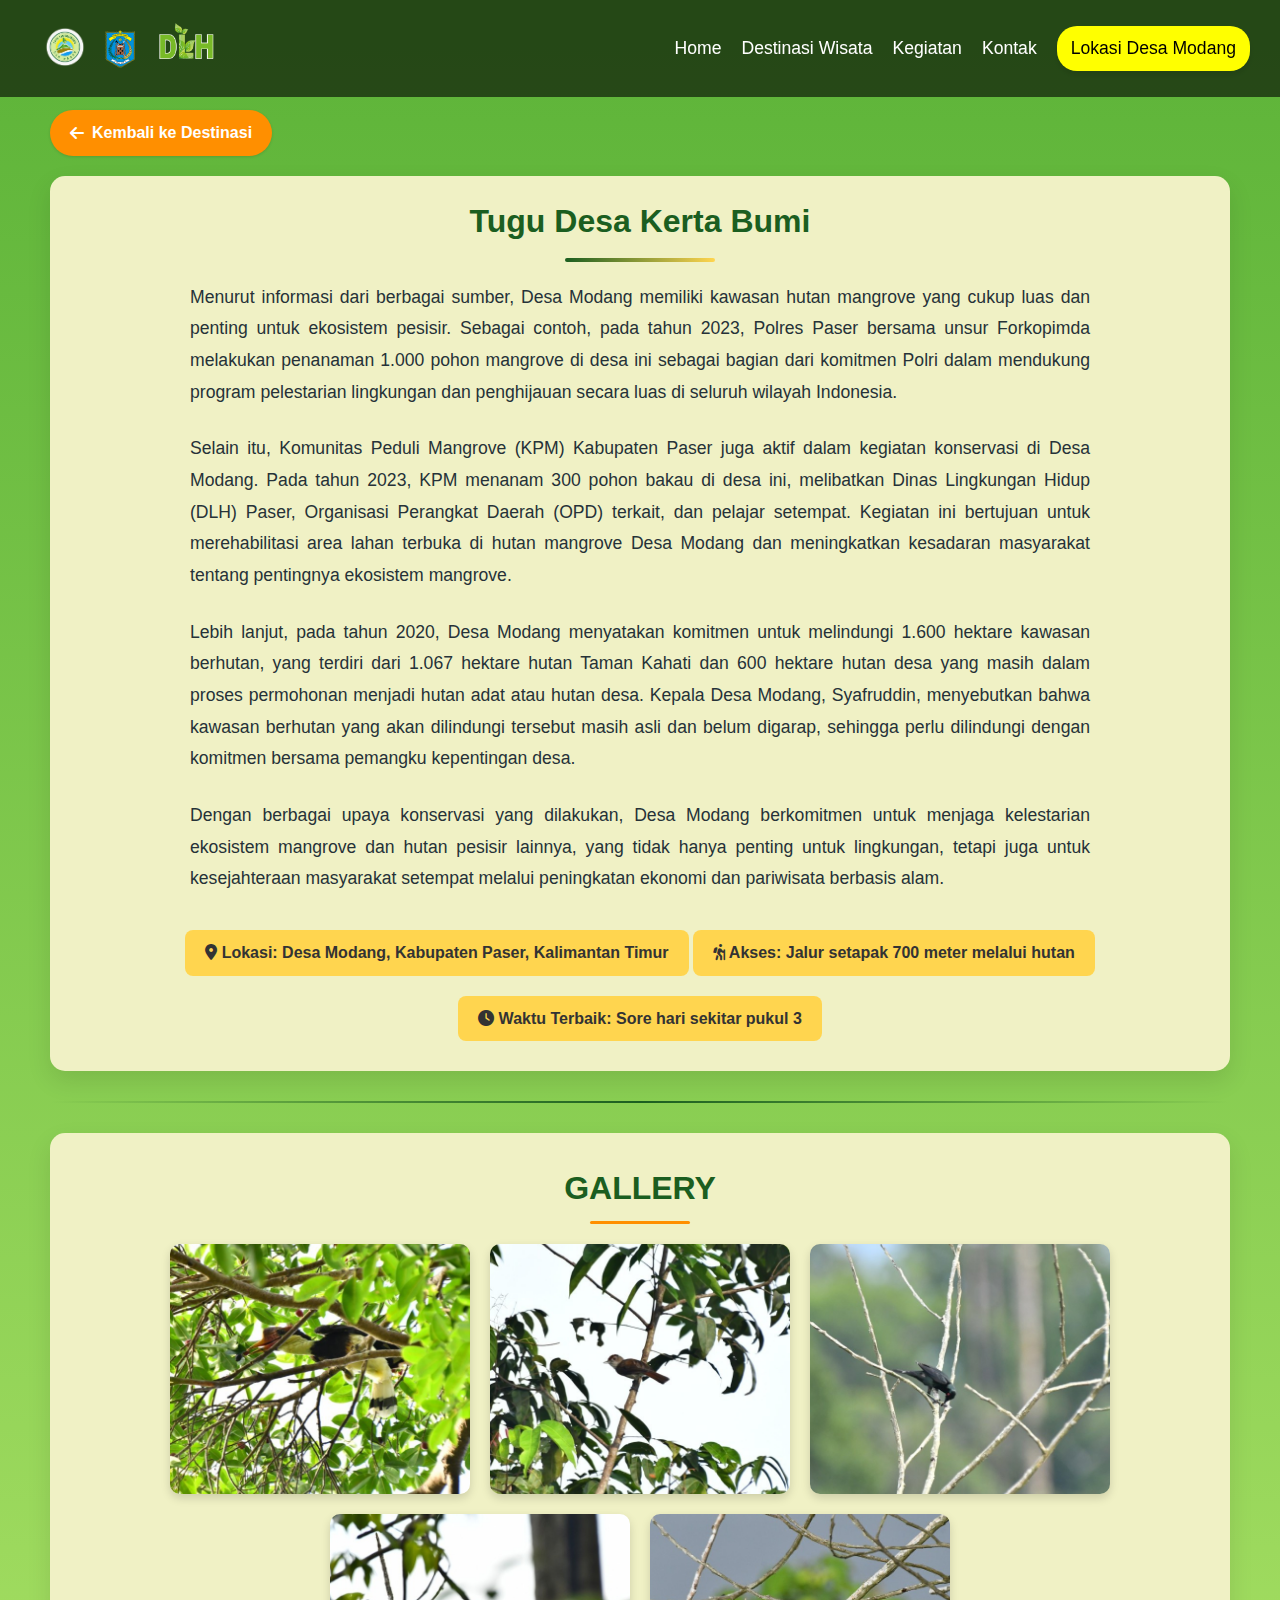
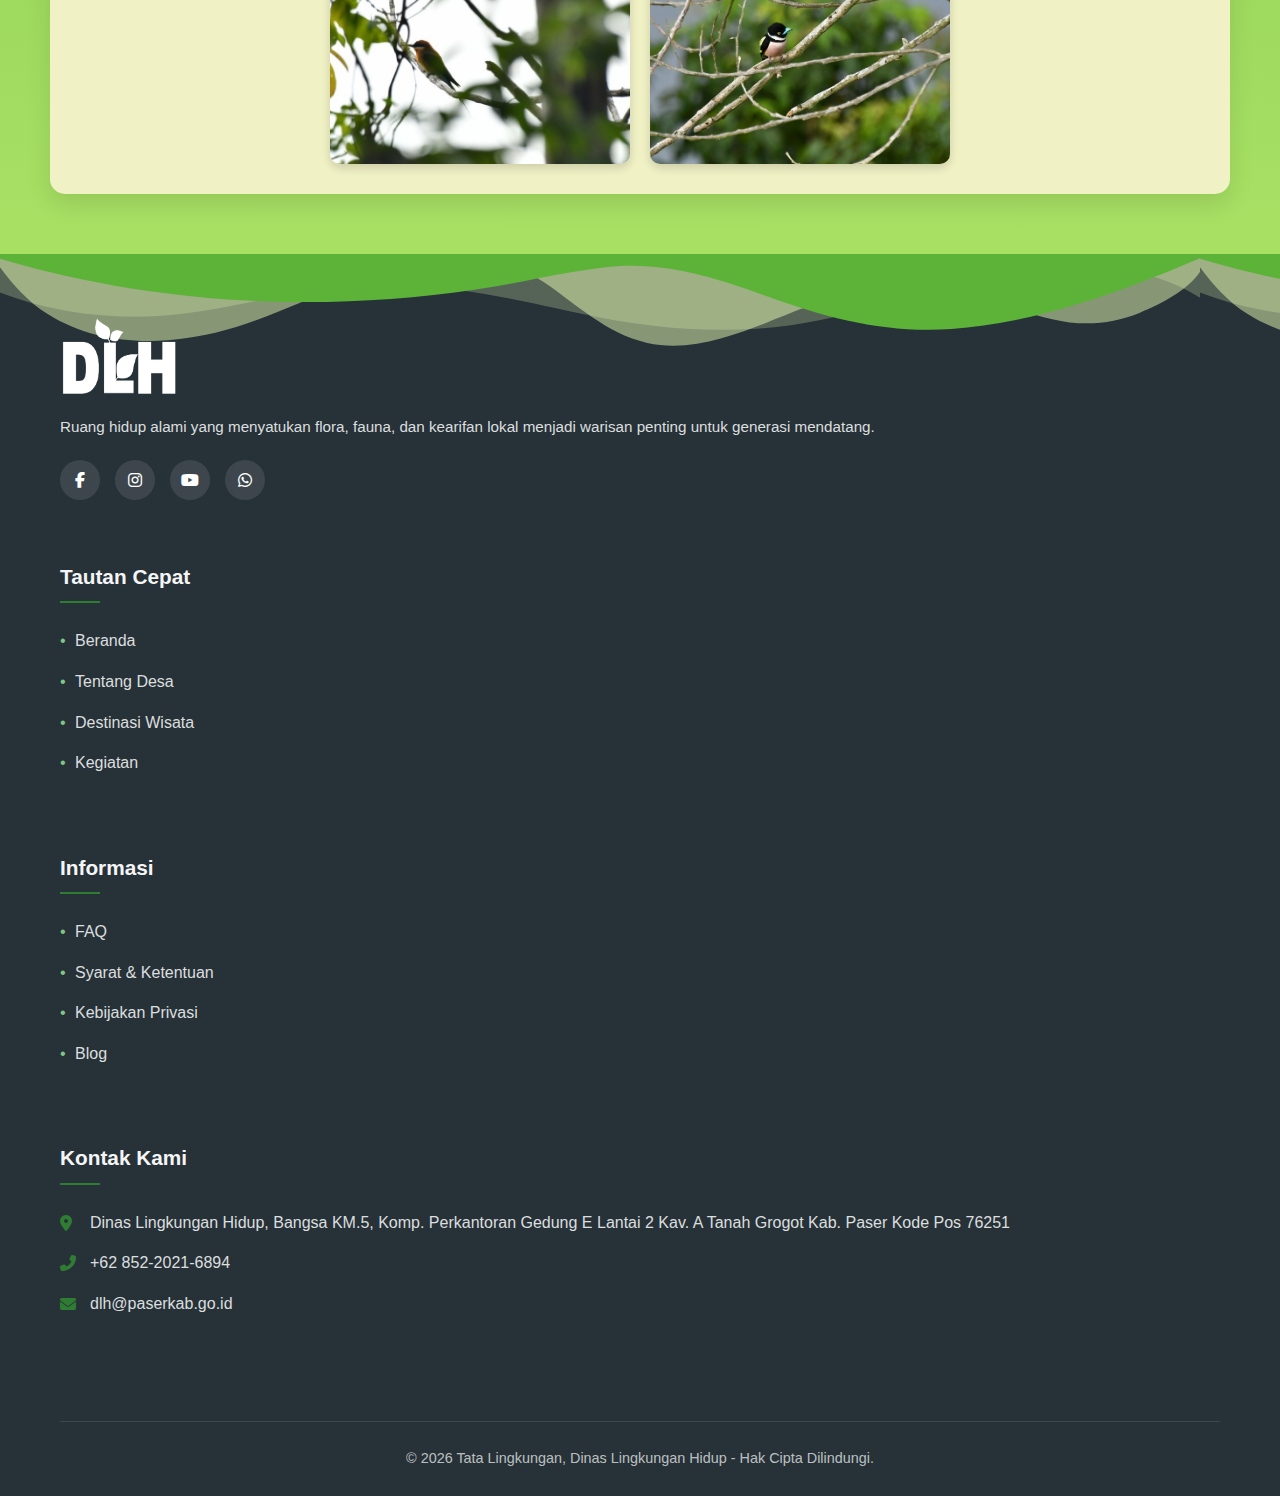
<file: destinasi5.html>
<!DOCTYPE html>
<html lang="id">

<head>
    <meta charset="UTF-8">
    <meta name="viewport" content="width=device-width, initial-scale=1.0">
    <title>Taman Kehati || Desa Modang</title>
    <link rel="stylesheet" href="https://cdnjs.cloudflare.com/ajax/libs/font-awesome/6.4.0/css/all.min.css">
    <link rel="stylesheet" href="destinasi.css">
</head>

<body>
    <!-- Header Navigasi -->
    <header class="navigasi">
        <div class="logo-kiri">
            <div class="logo-box box-a"><img src="imggg/logo.png" alt="Logo 1" /></div>
            <div class="logo-box box-b"><img src="imggg/logo kabpaser.png" alt="Logo 2" /></div>
            <div class="logo-box box-c"><img src="imggg/dlh.png" alt="Logo DLH" class="logo-dlh" /></div>
        </div>

        <nav class="menu">
            <a href="index.html#home">Home</a>
            <a href="index.html#destinasi">Destinasi Wisata</a>
            <a href="index.html#kegiatan">Kegiatan</a>
            <a href="index.html#kontak">Kontak</a>
            <a href="index.html#lokasi" class="lokasi-btn">Lokasi Desa Modang</a>
        </nav>
    </header>

    <!-- Konten Utama Destinasi -->
    <div class="destinasi-container">
        <!-- Tombol kembali -->
        <a href="index.html#destinasi" class="back-btn">
            <i class="fas fa-arrow-left"></i> Kembali ke Destinasi
        </a>

        <!-- Header Destinasi -->
        <div class="destinasi-header">
            <h1 class="destinasi-title">Tugu Desa Kerta Bumi</h1>
            <p class="destinasi-description">
               Menurut informasi dari berbagai sumber, Desa Modang memiliki kawasan hutan mangrove yang cukup luas dan penting untuk ekosistem pesisir. 
               Sebagai contoh, pada tahun 2023, Polres Paser bersama unsur Forkopimda melakukan penanaman 1.000 pohon mangrove di desa ini sebagai bagian dari 
               komitmen Polri dalam mendukung program pelestarian lingkungan dan penghijauan secara luas di seluruh wilayah Indonesia.
            </p>
            <p class="destinasi-description">
               Selain itu, Komunitas Peduli Mangrove (KPM) Kabupaten Paser juga aktif dalam kegiatan konservasi di Desa Modang. Pada tahun 2023, KPM menanam 300 
               pohon bakau di desa ini, melibatkan Dinas Lingkungan Hidup (DLH) Paser, Organisasi Perangkat Daerah (OPD) terkait, dan pelajar setempat. Kegiatan ini bertujuan 
               untuk merehabilitasi area lahan terbuka di hutan mangrove Desa Modang dan meningkatkan kesadaran masyarakat tentang pentingnya ekosistem mangrove.
            </p>
            <p class="destinasi-description">
                Lebih lanjut, pada tahun 2020, Desa Modang menyatakan komitmen untuk melindungi 1.600 hektare kawasan berhutan, yang terdiri dari 1.067 hektare hutan 
                Taman Kahati dan 600 hektare hutan desa yang masih dalam proses permohonan menjadi hutan adat atau hutan desa. Kepala Desa Modang, Syafruddin, menyebutkan bahwa 
                kawasan berhutan yang akan dilindungi tersebut masih asli dan belum digarap, sehingga perlu dilindungi dengan komitmen bersama pemangku kepentingan desa.
            </p>
            <p class="destinasi-description">
               Dengan berbagai upaya konservasi yang dilakukan, Desa Modang berkomitmen untuk menjaga kelestarian ekosistem mangrove dan hutan pesisir lainnya, yang tidak hanya penting 
               untuk lingkungan, tetapi juga untuk kesejahteraan masyarakat setempat melalui peningkatan ekonomi dan pariwisata berbasis alam.
            </p>

            <div class="destinasi-highlight">
                <i class="fas fa-map-marker-alt"></i> Lokasi: Desa Modang, Kabupaten Paser, Kalimantan Timur
            </div>

            <div class="destinasi-highlight">
                <i class="fas fa-hiking"></i> Akses: Jalur setapak 700 meter melalui hutan
            </div>

            <div class="destinasi-highlight">
                <i class="fas fa-clock"></i> Waktu Terbaik: Sore hari sekitar pukul 3
            </div>
        </div>

        <div class="divider"></div>

        <!-- Gallery -->
        <div class="gallery-section">
            <h2 class="section-title">GALLERY</h2>
            <div class="gallery-container">
                <div class="gallery-item">
                    <img src="imggg/picture5.jpg" alt="Burung Enggang Gading" class="gallery-img">
                    <div class="gallery-caption">Burung Enggang Gading</div>
                </div>
                <div class="gallery-item">
                    <img src="imggg/picture6.jpg" alt="Burung Cucak Jenggot" class="gallery-img">
                    <div class="gallery-caption">Burung Cucak Jenggot</div>
                </div>
                <div class="gallery-item">
                    <img src="imggg/picture7.jpg" alt="Burung Perling Kumbang" class="gallery-img">
                    <div class="gallery-caption">Burung Perling Kumbang</div>
                </div>
                <div class="gallery-item">
                    <img src="imggg/picture8.jpg" alt="Burung Kirik-kirik Laut" class="gallery-img">
                    <div class="gallery-caption">Burung Kirik-kirik Laut</div>
                </div>
                <div class="gallery-item">
                    <img src="imggg/picture9.jpg" alt="Burung Black Yellow Broadbill" class="gallery-img">
                    <div class="gallery-caption">Burung Black Yellow Broadbill</div>
                </div>
            </div>
        </div>
    </div>

    <!-- Footer -->
    <footer>
        <div class="footer-wave"></div>
        <div class="container">
            <div class="footer-container">
                <div class="footer-col">
                    <div class="footer-logo-container">
                        <img src="imggg/dlh.png" alt="Logo Dinas Lingkungan Hidup" class="footer-logo" loading="lazy">
                    </div>
                    <p>Ruang hidup alami yang menyatukan flora, fauna, dan kearifan lokal menjadi warisan penting untuk
                        generasi mendatang.</p>
                    <div class="social-links">
                        <a href="#" aria-label="Facebook"><i class="fab fa-facebook-f"></i></a>
                        <a href="#" aria-label="Instagram"><i class="fab fa-instagram"></i></a>
                        <a href="#" aria-label="YouTube"><i class="fab fa-youtube"></i></a>
                        <a href="#" aria-label="WhatsApp"><i class="fab fa-whatsapp"></i></a>
                    </div>
                </div>

                <div class="footer-col">
                    <h3 style="color: whitesmoke;">Tautan Cepat</h3>
                    <ul>
                        <li><a href="index.html#home">Beranda</a></li>
                        <li><a href="index.html#tentang">Tentang Desa</a></li>
                        <li><a href="index.html#destinasi">Destinasi Wisata</a></li>
                        <li><a href="index.html#kegiatan">Kegiatan</a></li>
                    </ul>
                </div>

                <div class="footer-col">
                    <h3 style="color: whitesmoke;">Informasi</h3>
                    <ul>
                        <li><a href="#">FAQ</a></li>
                        <li><a href="#">Syarat & Ketentuan</a></li>
                        <li><a href="#">Kebijakan Privasi</a></li>
                        <li><a href="#">Blog</a></li>
                    </ul>
                </div>

                <div class="footer-col">
                    <h3 style="color: whitesmoke;">Kontak Kami</h3>
                    <ul class="contact-info">
                        <li>
                            <i class="fas fa-map-marker-alt"></i>
                            <span>Dinas Lingkungan Hidup, Bangsa KM.5, Komp. Perkantoran Gedung E Lantai 2 Kav. A Tanah
                                Grogot Kab. Paser Kode Pos 76251</span>
                        </li>
                        <li>
                            <i class="fas fa-phone-alt"></i>
                            <span>+62 852-2021-6894</span>
                        </li>
                        <li>
                            <i class="fas fa-envelope"></i>
                            <span>dlh@paserkab.go.id</span>
                        </li>
                    </ul>
                </div>
            </div>

            <div class="footer-bottom">
                <p>&copy; <span id="current-year"></span> Tata Lingkungan, Dinas Lingkungan Hidup - Hak Cipta
                    Dilindungi.</p>
            </div>
        </div>
    </footer>

    <script>
        // Set tahun saat ini di footer
        document.getElementById("current-year").textContent = new Date().getFullYear();
    </script>
</body>

</html>
</file>
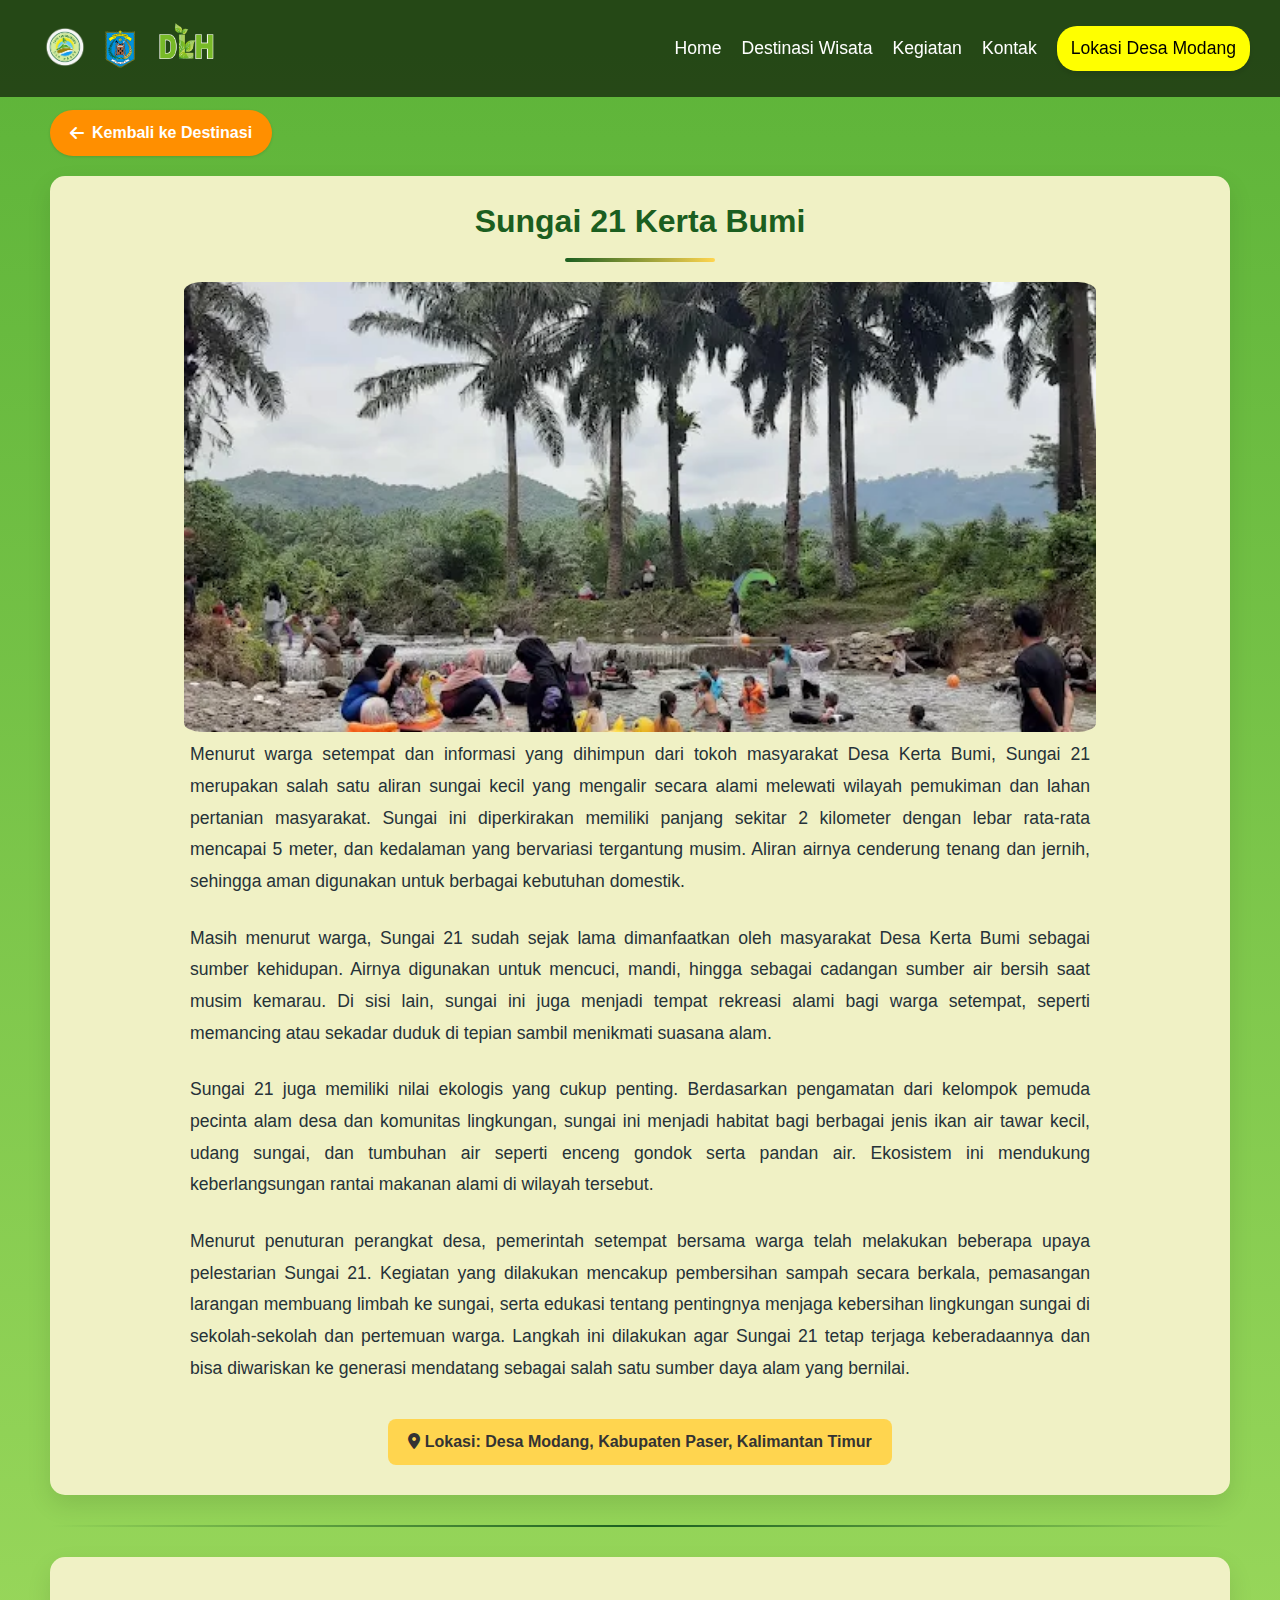
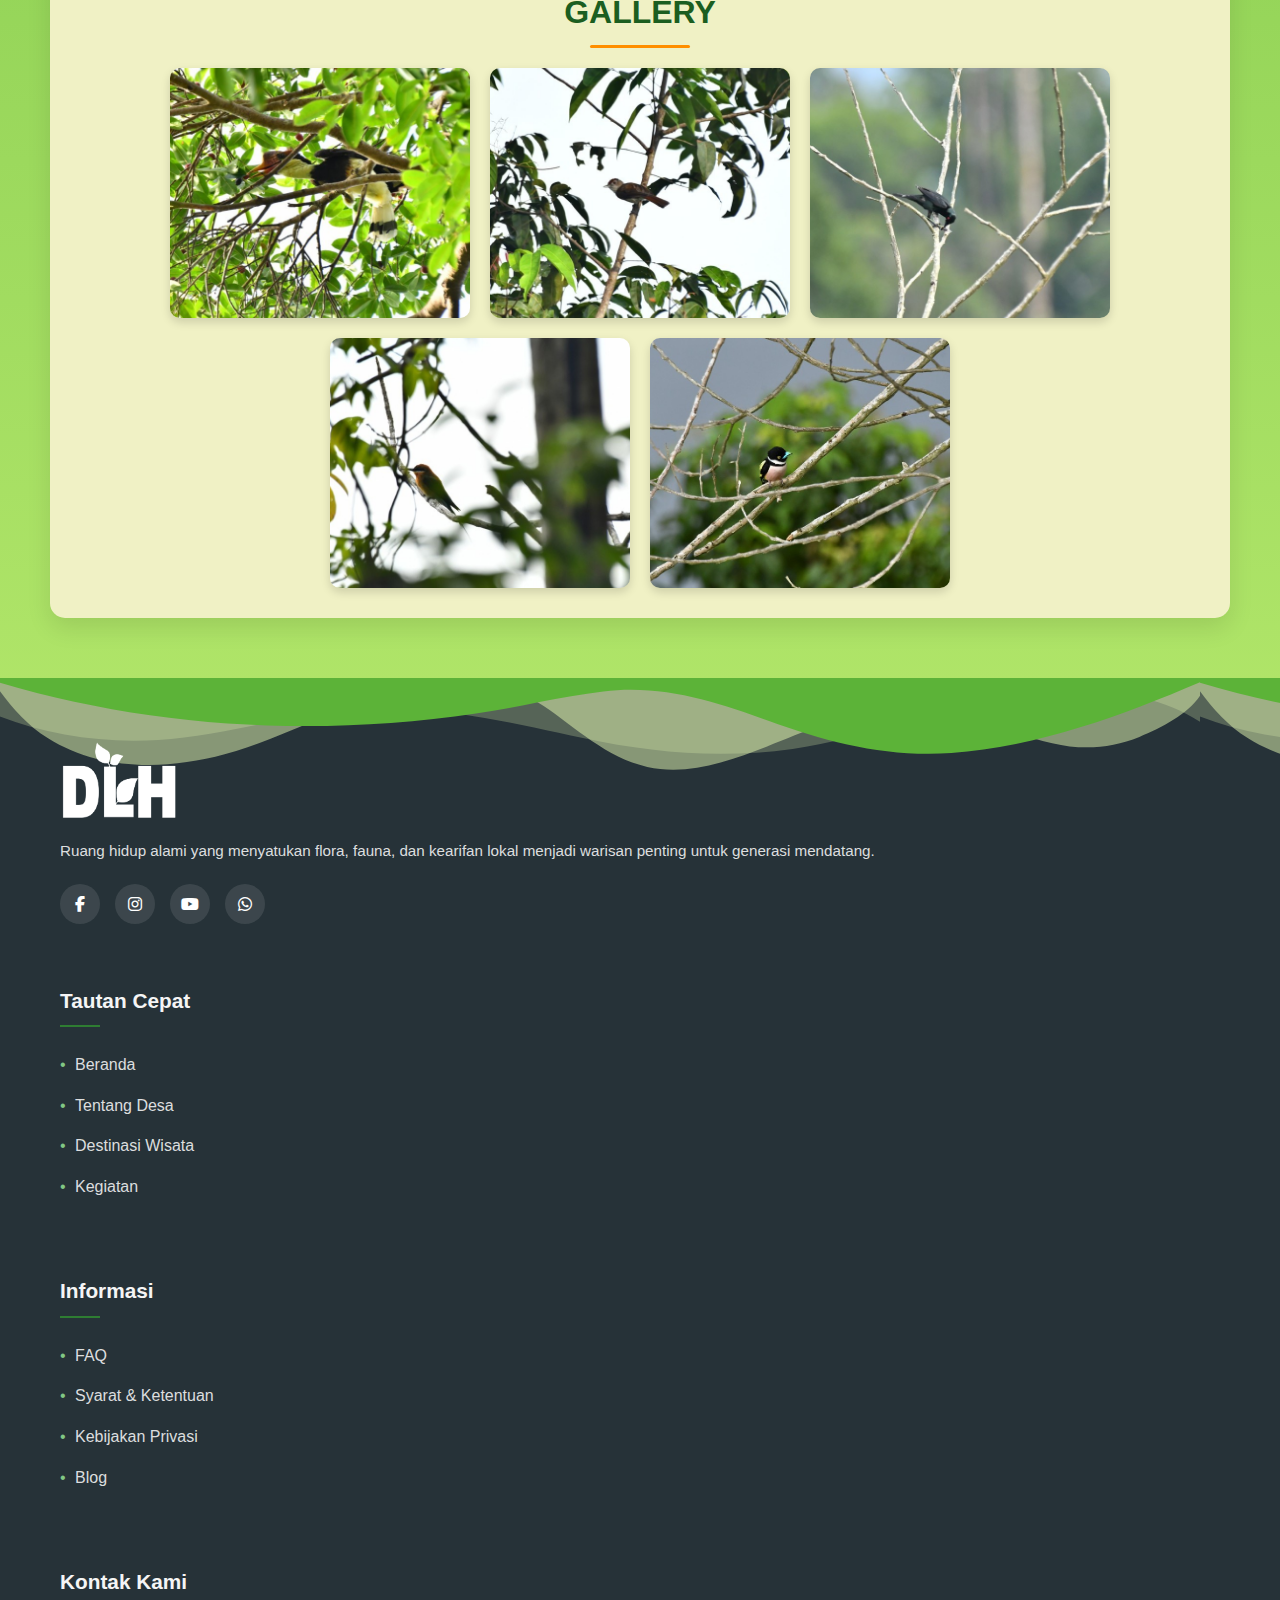
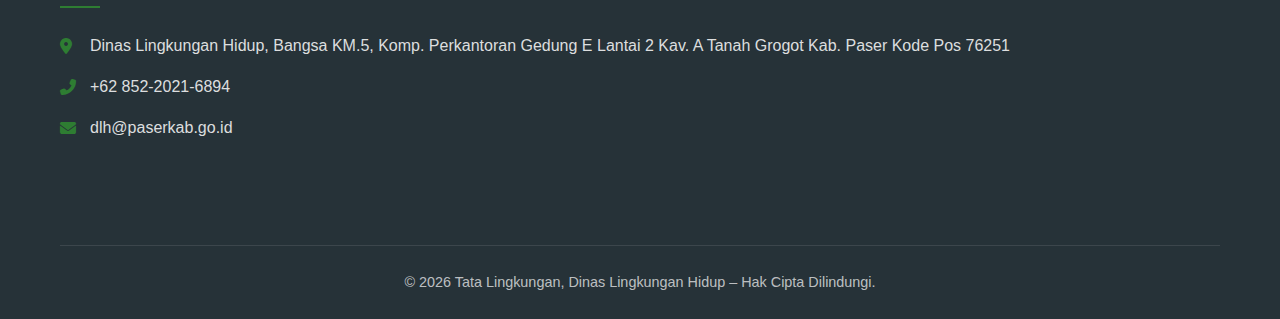
<file: destinasi6.html>
<!DOCTYPE html>
<html lang="id">

<head>
    <meta charset="UTF-8">
    <meta name="viewport" content="width=device-width, initial-scale=1.0">
    <title>Taman Kehati || Desa Modang</title>
    <link rel="stylesheet" href="https://cdnjs.cloudflare.com/ajax/libs/font-awesome/6.4.0/css/all.min.css">
    <link rel="stylesheet" href="destinasi.css">
</head>

<body>
    <!-- Header Navigasi -->
    <header class="navigasi">
        <div class="logo-kiri">
            <div class="logo-box box-a"><img src="imggg/logo.png" alt="Logo 1" /></div>
            <div class="logo-box box-b"><img src="imggg/logo kabpaser.png" alt="Logo 2" /></div>
            <div class="logo-box box-c"><img src="imggg/dlh.png" alt="Logo DLH" class="logo-dlh" /></div>
        </div>

        <nav class="menu">
            <a href="index.html#home">Home</a>
            <a href="index.html#destinasi">Destinasi Wisata</a>
            <a href="index.html#kegiatan">Kegiatan</a>
            <a href="index.html#kontak">Kontak</a>
            <a href="index.html#lokasi" class="lokasi-btn">Lokasi Desa Modang</a>
        </nav>
    </header>

    <!-- Konten Utama Destinasi -->
    <div class="destinasi-container">
        <!-- Tombol kembali -->
        <a href="index.html#destinasi" class="back-btn">
            <i class="fas fa-arrow-left"></i> Kembali ke Destinasi
        </a>

        <!-- Header Destinasi -->
        <div class="destinasi-header">
            <h1 class="destinasi-title">Sungai 21 Kerta Bumi</h1>
            <img src="imggg/sungai 21.webp">
            <p class="destinasi-description">
                Menurut warga setempat dan informasi yang dihimpun dari tokoh masyarakat Desa Kerta Bumi, Sungai 21
                merupakan salah satu aliran sungai kecil yang mengalir
                secara alami melewati wilayah pemukiman dan lahan pertanian masyarakat. Sungai ini diperkirakan memiliki
                panjang sekitar 2 kilometer dengan lebar rata-rata mencapai 5 meter,
                dan kedalaman yang bervariasi tergantung musim. Aliran airnya cenderung tenang dan jernih, sehingga aman
                digunakan untuk berbagai kebutuhan domestik.
            </p>
            <p class="destinasi-description">
                Masih menurut warga, Sungai 21 sudah sejak lama dimanfaatkan oleh masyarakat Desa Kerta Bumi sebagai
                sumber kehidupan. Airnya digunakan untuk mencuci, mandi, hingga sebagai cadangan
                sumber air bersih saat musim kemarau. Di sisi lain, sungai ini juga menjadi tempat rekreasi alami bagi
                warga setempat, seperti memancing atau sekadar duduk di tepian sambil menikmati suasana alam.
            </p>
            <p class="destinasi-description">
                Sungai 21 juga memiliki nilai ekologis yang cukup penting. Berdasarkan pengamatan dari kelompok pemuda
                pecinta alam desa dan komunitas lingkungan, sungai ini menjadi habitat bagi berbagai jenis
                ikan air tawar kecil, udang sungai, dan tumbuhan air seperti enceng gondok serta pandan air. Ekosistem
                ini mendukung keberlangsungan rantai makanan alami di wilayah tersebut.
            </p>
            <p class="destinasi-description">
                Menurut penuturan perangkat desa, pemerintah setempat bersama warga telah melakukan beberapa upaya
                pelestarian Sungai 21. Kegiatan yang dilakukan mencakup pembersihan sampah secara berkala, pemasangan
                larangan membuang limbah ke sungai, serta edukasi tentang pentingnya menjaga kebersihan lingkungan
                sungai di sekolah-sekolah dan pertemuan warga. Langkah ini dilakukan agar Sungai 21 tetap terjaga
                keberadaannya
                dan bisa diwariskan ke generasi mendatang sebagai salah satu sumber daya alam yang bernilai.
            </p>

            <div class="destinasi-highlight">
                <i class="fas fa-map-marker-alt"></i> Lokasi: Desa Modang, Kabupaten Paser, Kalimantan Timur
            </div>
        </div>

        <div class="divider"></div>

        <!-- Gallery -->
        <div class="gallery-section">
            <h2 class="section-title">GALLERY</h2>
            <div class="gallery-container">
                <div class="gallery-item">
                    <img src="imggg/picture5.jpg" alt="Burung Enggang Gading" class="gallery-img">
                    <div class="gallery-caption">Burung Enggang Gading</div>
                </div>
                <div class="gallery-item">
                    <img src="imggg/picture6.jpg" alt="Burung Cucak Jenggot" class="gallery-img">
                    <div class="gallery-caption">Burung Cucak Jenggot</div>
                </div>
                <div class="gallery-item">
                    <img src="imggg/picture7.jpg" alt="Burung Perling Kumbang" class="gallery-img">
                    <div class="gallery-caption">Burung Perling Kumbang</div>
                </div>
                <div class="gallery-item">
                    <img src="imggg/picture8.jpg" alt="Burung Kirik-kirik Laut" class="gallery-img">
                    <div class="gallery-caption">Burung Kirik-kirik Laut</div>
                </div>
                <div class="gallery-item">
                    <img src="imggg/picture9.jpg" alt="Burung Black Yellow Broadbill" class="gallery-img">
                    <div class="gallery-caption">Burung Black Yellow Broadbill</div>
                </div>
            </div>
        </div>
    </div>

    <!-- Bagian Footer -->
    <footer>

        <div class="footer-wave"></div>
        <div class="container">
            <div class="footer-container">
                <div class="footer-col">
                    <div class="footer-logo-container">
                        <img src="imggg/dlh.png" alt="Logo Dinas Lingkungan Hidup" class="footer-logo" loading="lazy">
                    </div>
                    <p>Ruang hidup alami yang menyatukan flora, fauna, dan kearifan lokal menjadi warisan penting untuk
                        generasi mendatang.</p>
                    <div class="social-links">
                        <a href="https://www.facebook.com/pages/Dinas-Lingkungan-Hidup-Kab-Paser/1271323679616330"
                            aria-label="Facebook"><i class="fab fa-facebook-f"></i></a>
                        <a href="https://www.instagram.com/bidangtatalingkungan?utm_source=ig_web_button_share_sheet&igsh=ZDNlZDc0MzIxNw=="
                            aria-label="Instagram"><i class="fab fa-instagram"></i></a>
                        <a href="https://youtube.com/@dinaslingkunganhidup3254" aria-label="YouTube"><i
                                class="fab fa-youtube"></i></a>
                        <a href="https://wa.me/6285220216894" aria-label="WhatsApp"><i class="fab fa-whatsapp"></i></a>
                    </div>
                </div>

                <div class="footer-col">
                    <h3 style="color: whitesmoke;">Tautan Cepat</h3>
                    <ul>
                        <li><a href="#">Beranda</a></li>
                        <li><a href="#tentang">Tentang Desa</a></li>
                        <li><a href="wisata.html">Destinasi Wisata</a></li>
                        <li><a href="kegiatan.html">Kegiatan</a></li>
                    </ul>
                </div>

                <div class="footer-col">
                    <h3 style="color: whitesmoke;">Informasi</h3>
                    <ul>
                        <li><a href="#">FAQ</a></li>
                        <li><a href="#">Syarat & Ketentuan</a></li>
                        <li><a href="#">Kebijakan Privasi</a></li>
                        <li><a href="#">Blog</a></li>
                    </ul>
                </div>

                <div class="footer-col">
                    <h3 style="color: whitesmoke;">Kontak Kami</h3>
                    <ul class="contact-info">
                        <li>
                            <i class="fas fa-map-marker-alt"></i>
                            <span>Dinas Lingkungan Hidup, Bangsa KM.5, Komp. Perkantoran Gedung E Lantai 2 Kav. A Tanah
                                Grogot Kab. Paser Kode Pos 76251</span>
                        </li>
                        <li>
                            <i class="fas fa-phone-alt"></i>
                            <span>+62 852-2021-6894</span>
                        </li>
                        <li>
                            <i class="fas fa-envelope"></i>
                            <span>dlh@paserkab.go.id</span>
                        </li>
                    </ul>
                </div>
            </div>

            <div class="footer-bottom">
                <p>&copy; <span id="current-year"></span> Tata Lingkungan, Dinas Lingkungan Hidup – Hak Cipta
                    Dilindungi.</p>
            </div>
        </div>
    </footer>

    <script>
        // Set tahun saat ini di footer
        document.getElementById("current-year").textContent = new Date().getFullYear();
    </script>
</body>

</html>
</file>
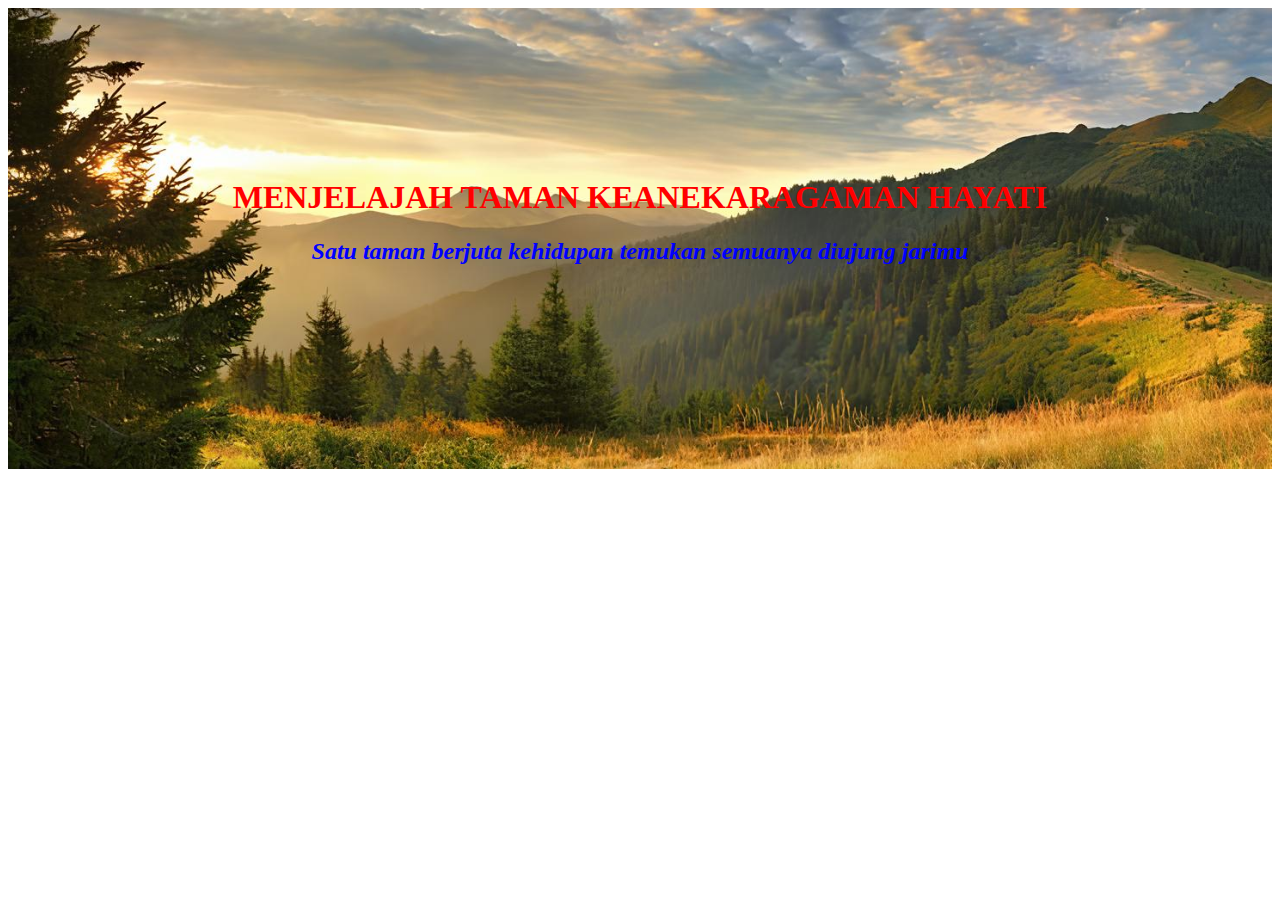
<file: index1.html>
<!DOCTYPE html>
<html lang="en">

<head>
    <meta charset="UTF-8">
    <meta name="viewport" content="width=device-width, initial-scale=1.0">
    <title>Document</title>
</head>
<style>
    .kepala {
        background-image: url(imggg/background.jpeg);
        background-size: cover;
        background-position: center;
        padding: 150px 30px;
        text-align: center;
        color: white;
        position: relative;
    }
    .head1{
        color:red;
    }
</style>

<body>
    <div class="kepala">
        <h1 class="head1">MENJELAJAH TAMAN KEANEKARAGAMAN HAYATI</h1>
        <h2 style="text-align: center; color: blue;"><i>Satu taman berjuta kehidupan temukan semuanya diujung jarimu</i>
        </h2>
        <p id="blink">Selamat datang di Kalimantan Timur, di mana alam tak hanya indah, tapi juga bijak memeluk keanekaragaman dan
            merawat warisan budaya dalam damai.</p>
    </div>
    
</body>

<script>const teks =document.getElementById('blink');
let terlihat = true;

setInterval(() => {
terlihat =!terlihat;
teks.style.opacity = terlihat ? '1':'0';
}, 500); 


</script>

</html>
</file>
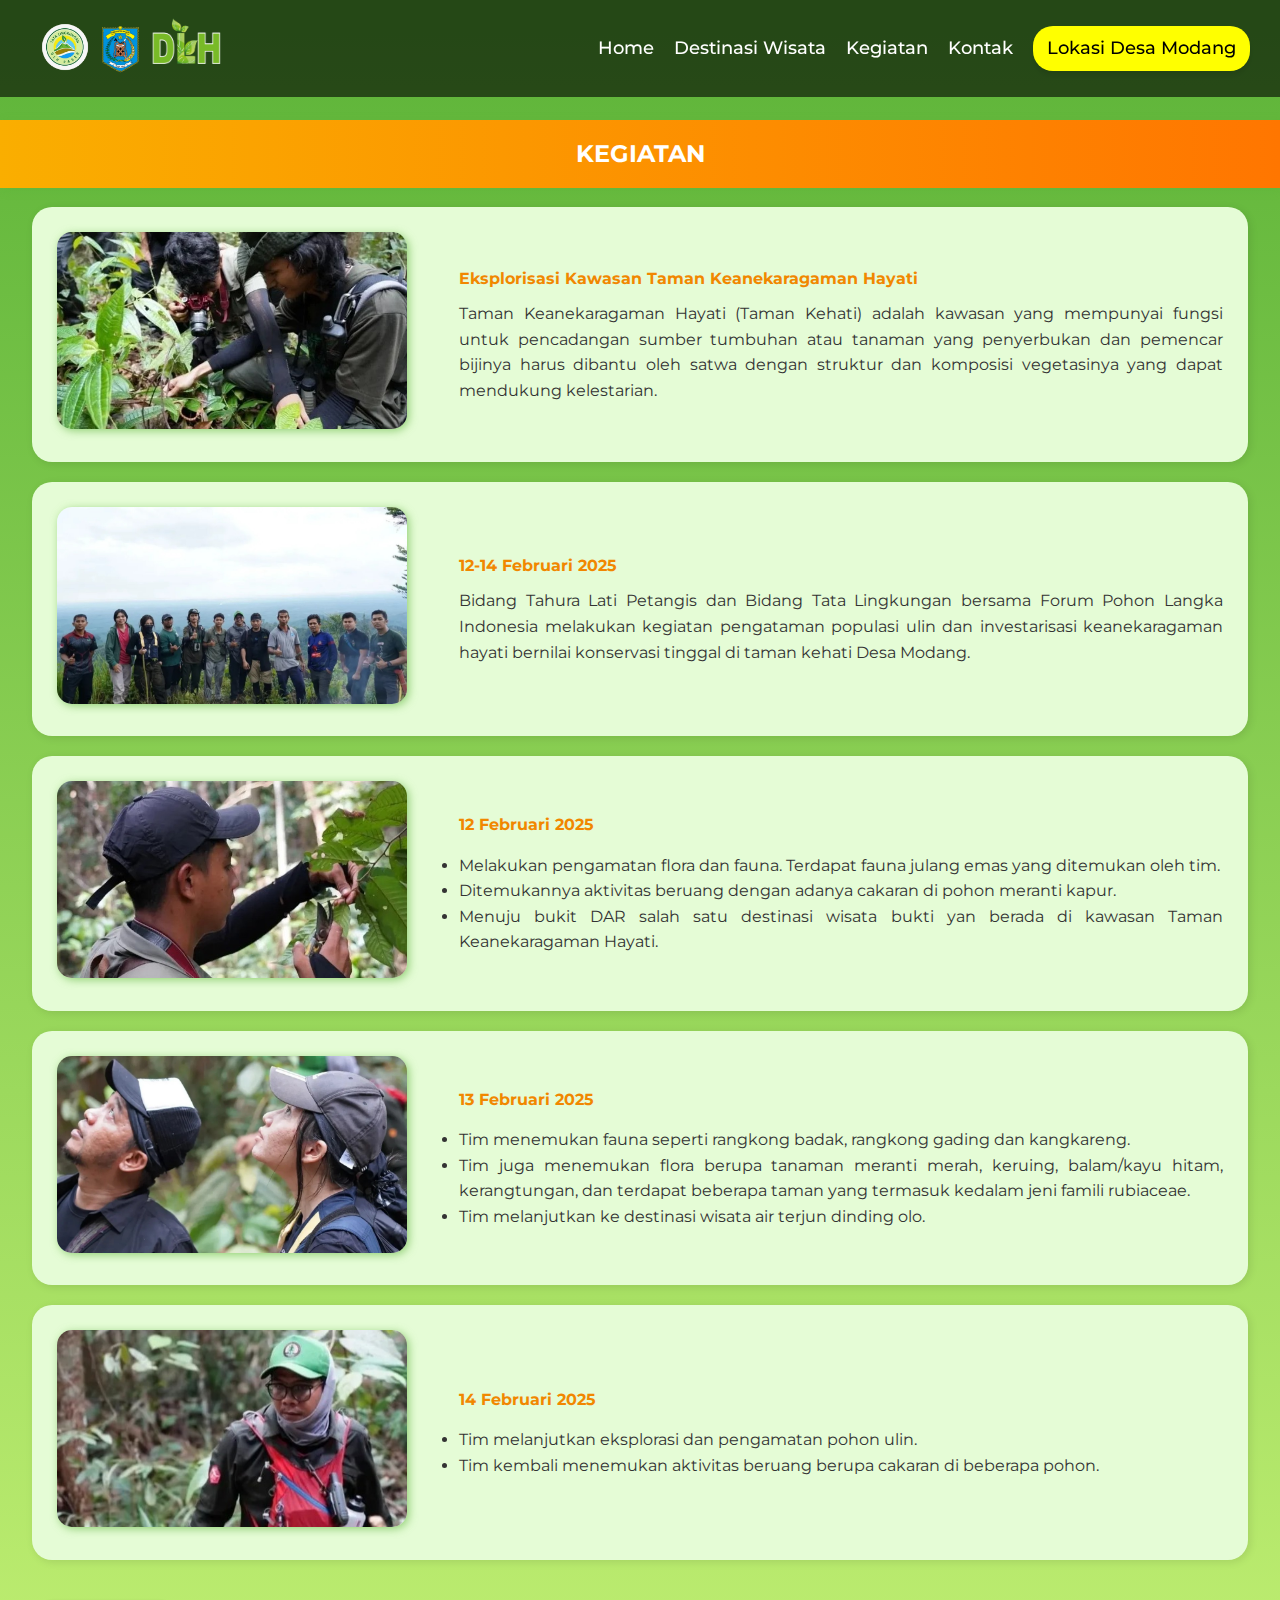
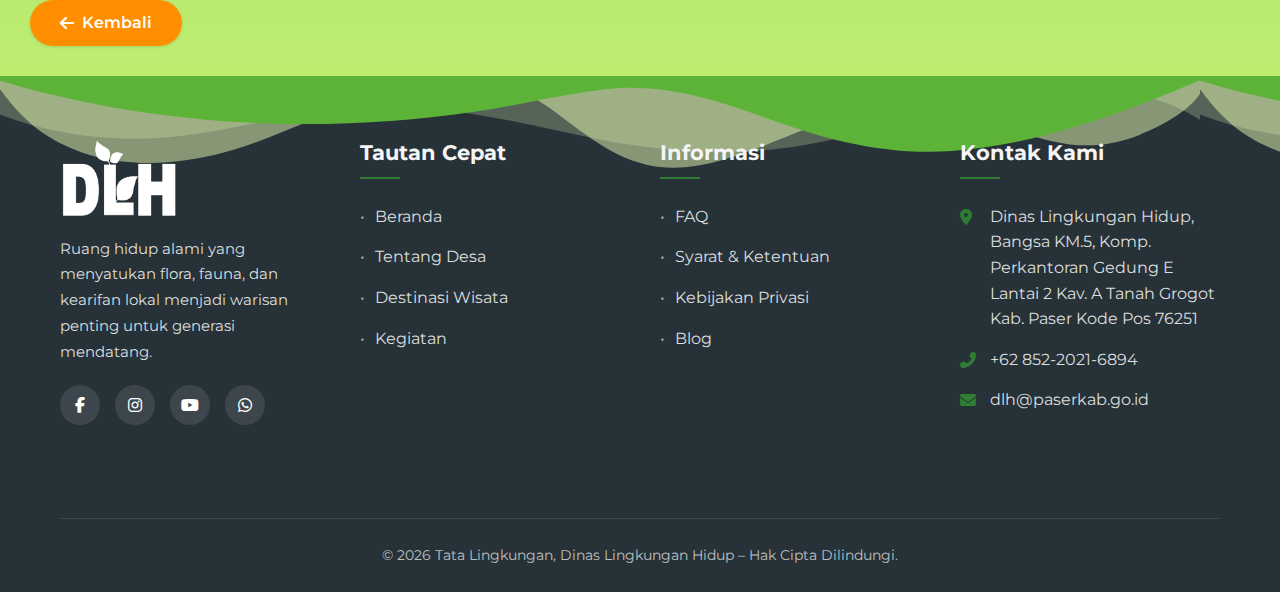
<file: kegiatan.html>
<!DOCTYPE html>
<html lang="id">

<head>
    <meta charset="UTF-8">
    <meta name="viewport" content="width=device-width, initial-scale=1.0">
    <title>Kegiatan</title>
    <link rel="stylesheet" href="https://cdnjs.cloudflare.com/ajax/libs/font-awesome/6.4.0/css/all.min.css">
    <link rel="stylesheet" href="kegiatan.css">
</head>

<body>
    <!-- Header Navigasi -->
    <header class="navigasi">
        <div class="logo-kiri">
            <div class="logo-box box-a"><img src="imggg/logo.png" alt="Logo 1" /></div>
            <div class="logo-box box-b"><img src="imggg/logo kabpaser.png" alt="Logo 2" /></div>
            <div class="logo-box box-c"><img src="imggg/dlh.png" alt="Logo DLH" class="logo-dlh" /></div>
        </div>

        <nav class="menu">
            <a href="index.html#home">Home</a>
            <a href="index.html#destinasi">Destinasi Wisata</a>
            <a href="index.html#kegiatan">Kegiatan</a>
            <a href="index.html#kontak">Kontak</a>
            <a href="index.html#lokasi" class="lokasi-btn">Lokasi Desa Modang</a>
        </nav>
    </header>

    <!-- Bagian Kegiatan -->
    <div class="tag">KEGIATAN</div>
         <div class="card">
            <div class="card-image">
                <img src="imggg/gambar7.jpg" alt="Kegiatan">
            </div>
            <div class="card-text">
                 <p class="date">Eksplorisasi Kawasan Taman Keanekaragaman Hayati</p>
                <p>
                   Taman Keanekaragaman Hayati (Taman Kehati) adalah kawasan yang mempunyai fungsi untuk pencadangan sumber
                   tumbuhan atau tanaman yang penyerbukan dan pemencar bijinya harus dibantu oleh satwa dengan struktur dan komposisi
                   vegetasinya yang dapat mendukung kelestarian.
                </p>
            </div>
        </div>

        <div class="card">
            <div class="card-image">
                <img src="imggg/gambar4.jpg" alt="Kegiatan">
            </div>
            <div class="card-text">
                <p class="date">12-14 Februari 2025</p>
                <p>
                   Bidang Tahura Lati Petangis dan Bidang Tata Lingkungan bersama Forum Pohon Langka Indonesia melakukan 
                   kegiatan pengataman populasi ulin dan investarisasi keanekaragaman hayati bernilai konservasi tinggal di taman kehati Desa Modang.
                </p>
            </div>
        </div>

        <div class="card">
            <div class="card-image">
                <img src="imggg/gambar3.jpg" alt="Kegiatan">
            </div>
            <div class="card-text">
                <p class="date">12 Februari 2025</p>
                <p>
                   <ul>
                    <li>Melakukan pengamatan flora dan fauna. Terdapat fauna julang emas yang ditemukan oleh tim.</li>
                    <li>Ditemukannya aktivitas beruang dengan adanya cakaran di pohon meranti kapur.</li>
                    <li>Menuju bukit DAR salah satu destinasi wisata bukti yan berada di kawasan Taman Keanekaragaman Hayati.</li>
                   </ul>
                </p>
            </div>
        </div>

        <div class="card">
            <div class="card-image">
                <img src="imggg/gambar2.jpg" alt="Kegiatan">
            </div>
            <div class="card-text">
                <p class="date">13 Februari 2025</p>
                <p>
                   <ul>
                    <li>Tim menemukan fauna seperti rangkong badak, rangkong gading dan kangkareng.</li>
                    <li>Tim juga menemukan flora berupa tanaman meranti merah, keruing, balam/kayu hitam, kerangtungan, dan terdapat beberapa taman yang termasuk kedalam jeni famili rubiaceae.</li>
                    <li>Tim melanjutkan ke destinasi wisata air terjun dinding olo.</li>
                   </ul>
                </p>
            </div>
        </div>

        <div class="card">
            <div class="card-image">
                <img src="imggg/gambar5.jpg" alt="Kegiatan">
            </div>
            <div class="card-text">
                <p class="date">14 Februari 2025</p>
                <p>
                    <ul>
                        <li>Tim melanjutkan eksplorasi dan pengamatan pohon ulin.</li>
                        <li>Tim kembali menemukan aktivitas beruang berupa cakaran di beberapa pohon.</li>
                    </ul>
                </p>
            </div>
        </div>
    </div>

    <!-- Tombol kembali -->
    <a href="index.html#kegiatan" class="back-btn">
        <i class="fas fa-arrow-left"></i> Kembali
    </a>

    <!-- Bagian Footer -->
    <footer>

        <div class="footer-wave"></div>
        <div class="container">
            <div class="footer-container">
                <div class="footer-col">
                    <div class="footer-logo-container">
                        <img src="imggg/dlh.png" alt="Logo Dinas Lingkungan Hidup" class="footer-logo" loading="lazy">
                    </div>
                    <p>Ruang hidup alami yang menyatukan flora, fauna, dan kearifan lokal menjadi warisan penting untuk
                        generasi mendatang.</p>
                    <div class="social-links">
                        <a href="https://www.facebook.com/pages/Dinas-Lingkungan-Hidup-Kab-Paser/1271323679616330"
                            aria-label="Facebook"><i class="fab fa-facebook-f"></i></a>
                        <a href="https://www.instagram.com/bidangtatalingkungan?utm_source=ig_web_button_share_sheet&igsh=ZDNlZDc0MzIxNw=="
                            aria-label="Instagram"><i class="fab fa-instagram"></i></a>
                        <a href="https://youtube.com/@dinaslingkunganhidup3254" aria-label="YouTube"><i
                                class="fab fa-youtube"></i></a>
                        <a href="https://wa.me/6285220216894" aria-label="WhatsApp"><i class="fab fa-whatsapp"></i></a>
                    </div>
                </div>

                <div class="footer-col">
                    <h3 style="color: whitesmoke;">Tautan Cepat</h3>
                    <ul>
                        <li><a href="#">Beranda</a></li>
                        <li><a href="#tentang">Tentang Desa</a></li>
                        <li><a href="wisata.html">Destinasi Wisata</a></li>
                        <li><a href="kegiatan.html">Kegiatan</a></li>
                    </ul>
                </div>

                <div class="footer-col">
                    <h3 style="color: whitesmoke;">Informasi</h3>
                    <ul>
                        <li><a href="#">FAQ</a></li>
                        <li><a href="#">Syarat & Ketentuan</a></li>
                        <li><a href="#">Kebijakan Privasi</a></li>
                        <li><a href="#">Blog</a></li>
                    </ul>
                </div>

                <div class="footer-col">
                    <h3 style="color: whitesmoke;">Kontak Kami</h3>
                    <ul class="contact-info">
                        <li>
                            <i class="fas fa-map-marker-alt"></i>
                            <span>Dinas Lingkungan Hidup, Bangsa KM.5, Komp. Perkantoran Gedung E Lantai 2 Kav. A Tanah
                                Grogot Kab. Paser Kode Pos 76251</span>
                        </li>
                        <li>
                            <i class="fas fa-phone-alt"></i>
                            <span>+62 852-2021-6894</span>
                        </li>
                        <li>
                            <i class="fas fa-envelope"></i>
                            <span>dlh@paserkab.go.id</span>
                        </li>
                    </ul>
                </div>
            </div>

            <div class="footer-bottom">
                <p>&copy; <span id="current-year"></span> Tata Lingkungan, Dinas Lingkungan Hidup – Hak Cipta
                    Dilindungi.</p>
            </div>
        </div>
    </footer>

    <script>
        // Set tahun saat ini di footer
        document.getElementById("current-year").textContent = new Date().getFullYear();
    </script>
</body>

</html>
</file>
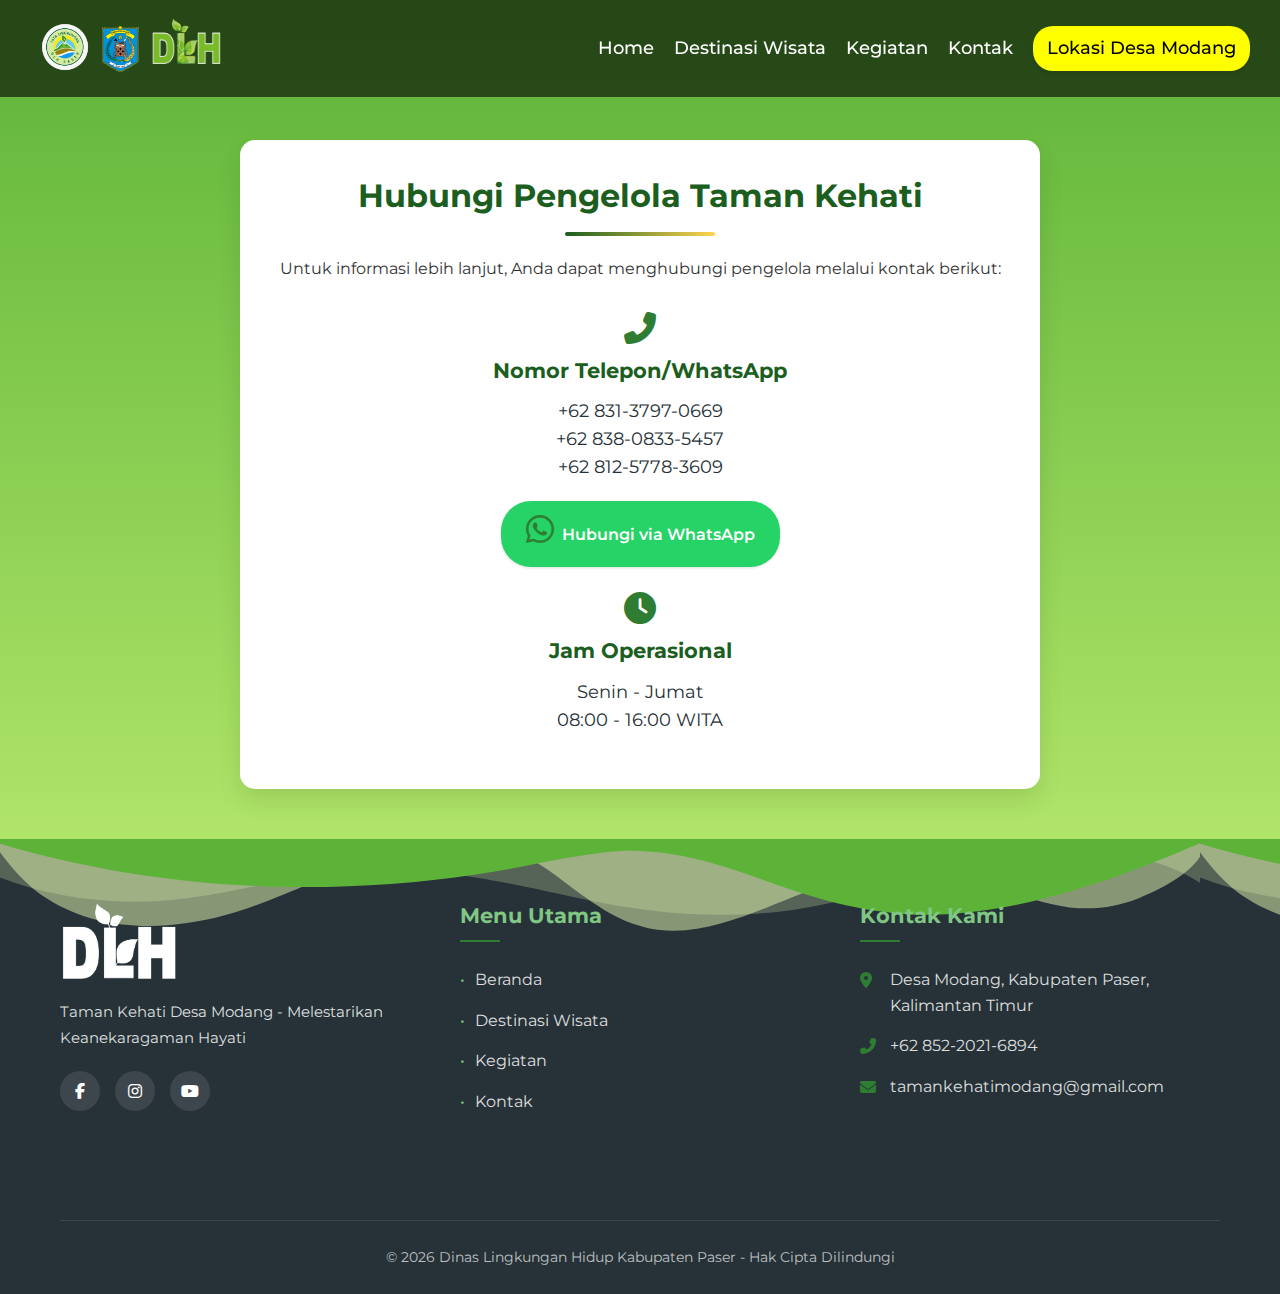
<file: kontak.html>
<!DOCTYPE html>
<html lang="id">

<head>
    <meta charset="UTF-8">
    <meta name="viewport" content="width=device-width, initial-scale=1.0">
    <title>Kontak Kami || Taman Kehati Desa Modang</title>
    <link rel="stylesheet" href="https://cdnjs.cloudflare.com/ajax/libs/font-awesome/6.4.0/css/all.min.css">
    <link rel="stylesheet" href="kontak.css">
</head>

<body>
    <header class="navigasi">
        <div class="logo-kiri">
            <div class="logo-box box-a"><img src="imggg/logo.png" alt="Logo 1" /></div>
            <div class="logo-box box-b"><img src="imggg/logo kabpaser.png" alt="Logo 2" /></div>
            <div class="logo-box box-c"><img src="imggg/dlh.png" alt="Logo DLH" class="logo-dlh" /></div>
        </div>

        <nav class="menu">
            <a href="index.html">Home</a>
            <a href="index.html#destinasi">Destinasi Wisata</a>
            <a href="kegiatan.html">Kegiatan</a>
            <a href="#kontak" class="active">Kontak</a>
            <a href="index.html#lokasi" class="lokasi-btn">Lokasi Desa Modang</a>
        </nav>
    </header>

    <main>
        <div class="kontak-container">
            <h1>Hubungi Pengelola Taman Kehati</h1>
            <p>Untuk informasi lebih lanjut, Anda dapat menghubungi pengelola melalui kontak berikut:</p>

            <div class="kontak-info">
                <div class="kontak-item">
                    <i class="fas fa-phone-alt"></i>
                    <h3>Nomor Telepon/WhatsApp</h3>
                    <p>+62 831-3797-0669</p>
                    <p>+62 838-0833-5457</p>
                    <p>+62 812-5778-3609</p>
                    <a href="https://wa.me/6283137970669" class="whatsapp-btn">
                        <i class="fab fa-whatsapp"></i> Hubungi via WhatsApp
                    </a>
                </div>

                <div class="kontak-item">
                    <i class="fas fa-clock"></i>
                    <h3>Jam Operasional</h3>
                    <p>Senin - Jumat</p>
                    <p>08:00 - 16:00 WITA</p>
                </div>
            </div>
        </div>
    </main>

    <footer>
        <div class="footer-wave"></div>
        <div class="container">
            <div class="footer-container">
                <div class="footer-col">
                    <div class="footer-logo-container">
                        <img src="imggg/dlh.png" alt="Logo DLH" class="footer-logo">
                    </div>
                    <p>Taman Kehati Desa Modang - Melestarikan Keanekaragaman Hayati</p>
                    <div class="social-links">
                        <a href="#"><i class="fab fa-facebook-f"></i></a>
                        <a href="#"><i class="fab fa-instagram"></i></a>
                        <a href="#"><i class="fab fa-youtube"></i></a>
                    </div>
                </div>

                <div class="footer-col">
                    <h3>Menu Utama</h3>
                    <ul>
                        <li><a href="index.html">Beranda</a></li>
                        <li><a href="index.html#destinasi">Destinasi Wisata</a></li>
                        <li><a href="kegiatan.html">Kegiatan</a></li>
                        <li><a href="#kontak">Kontak</a></li>
                    </ul>
                </div>

                <div class="footer-col">
                    <h3>Kontak Kami</h3>
                    <ul class="contact-info">
                        <li>
                            <i class="fas fa-map-marker-alt"></i>
                            <span>Desa Modang, Kabupaten Paser, Kalimantan Timur</span>
                        </li>
                        <li>
                            <i class="fas fa-phone-alt"></i>
                            <span>+62 852-2021-6894</span>
                        </li>
                        <li>
                            <i class="fas fa-envelope"></i>
                            <span>tamankehatimodang@gmail.com</span>
                        </li>
                    </ul>
                </div>
            </div>

            <div class="footer-bottom">
                <p>&copy; <span id="current-year"></span> Dinas Lingkungan Hidup Kabupaten Paser - Hak Cipta Dilindungi
                </p>
            </div>
        </div>
    </footer>

    <script>
        // Set current year in footer
        document.getElementById('current-year').textContent = new Date().getFullYear();
    </script>
</body>

</html>
</file>
<file: destinasi.css>
:root {
  --primary-color: #2e7d32;
  --primary-dark: #1b5e20;
  --primary-light: #81c784;
  --secondary-color: #ff8f00;
  --accent-color: #ffd54f;
  --dark-color: #263238;
  --light-color: #ffffff;
  --white: #ffffff;
  --black: #000000;
  --gray: #757575;
  --light-gray: #f5f5f5;
  --border-radius: 12px;
  --shadow-sm: 0 1px 3px rgba(0, 0, 0, 0.12);
  --shadow-md: 0 4px 10px rgba(0, 0, 0, 0.15);
  --shadow-lg: 0 10px 25px rgba(0, 0, 0, 0.1);
  --transition: all 0.3s ease;
}

* {
  margin: 0;
  padding: 0;
  box-sizing: border-box;
  font-family: "Montserrat", sans-serif;
}

body {
  background: linear-gradient(to bottom, #5cb338, #dcff82);
  color: #333;
  line-height: 1.6;
}

/* Header */
.navigasi {
  display: flex;
  justify-content: space-between;
  align-items: center;
  padding: 15px 30px;
  background-color: rgba(0, 0, 0, 0.6);
  position: fixed;
  width: 100%;
  top: 0;
  z-index: 1000;
}

.logo-kiri {
  display: flex;
  gap: 5px;
  align-items: center;
}

.logo-box {
  width: 50px;
  height: 50px;
  display: flex;
  align-items: center;
  justify-content: center;
  margin-right: 10px;
  overflow: hidden;
}

.logo-box img {
  max-width: 100%;
  max-height: 100%;
  object-fit: contain;
  display: block;
}

.box-a {
  width: 70px;
  height: 70px;
  margin-top: -3px;
  margin-right: -10px;
}

.box-b {
  width: 50px;
  height: 50px;
  margin-right: 1px;
}

.box-c {
  width: 70px;
  height: 70px;
  margin-top: -17px;
}

.menu {
  display: flex;
  align-items: center;
  gap: 20px;
}

.menu a {
  color: white;
  text-decoration: none;
  font-size: 1.1rem;
  font-weight: 500;
  position: relative;
  transition: all 0.3s ease;
}

.menu a::after {
  content: "";
  position: absolute;
  bottom: -4px;
  left: 0;
  width: 0%;
  height: 2px;
  background-color: #ffff00;
  transition: width 0.3s ease;
}

.menu a:hover {
  color: #ffff00;
  transform: translateY(-2px);
}

.menu a:hover::after {
  width: 100%;
}

.menu a.lokasi-btn::after {
  content: none;
  display: none;
}

.lokasi-btn {
  background-color: #ffff00;
  color: black !important;
  padding: 8px 14px;
  border-radius: 20px;
  font-weight: bold;
  border: none;
  cursor: pointer;
  transition: all 0.3s ease;
  box-shadow: 0 4px 6px rgba(0, 0, 0, 0.1);
}

.lokasi-btn:hover {
  background-color: #ffff00;
  color: #5cb338 !important;
  transform: translateY(-3px);
  box-shadow: 0 8px 15px rgba(0, 0, 0, 0.2);
}

/* Konten destinasi */
.destinasi-container {
  max-width: 1200px;
  margin: 120px auto 50px;
  padding: 20px;
}

.destinasi-header {
  background-color: #f0f1c5;
  padding: 30px;
  border-radius: 15px;
  box-shadow: var(--shadow-lg);
  margin-bottom: 30px;
  text-align: center;
}

.destinasi-title {
  color: var(--primary-dark);
  font-size: 2.5rem;
  margin-bottom: 20px;
  position: relative;
  padding-bottom: 15px;
}

.destinasi-title::after {
  content: "";
  position: absolute;
  bottom: 0;
  left: 50%;
  transform: translateX(-50%);
  width: 150px;
  height: 4px;
  background: linear-gradient(90deg, var(--primary-dark), var(--accent-color));
  border-radius: 2px;
}
img{
  border-radius: 2%;
  width: 80%;
  max-height: 450px;
  object-fit: cover;
}
.destinasi-description {
  color: var(--dark-color);
  font-size: 1.1rem;
  line-height: 1.8;
  text-align: justify;
  max-width: 900px;
  margin: 0 auto 25px;
}

.destinasi-highlight {
  background-color: var(--accent-color);
  padding: 10px 20px;
  border-radius: 8px;
  font-weight: 600;
  display: inline-block;
  margin: 10px 0;
}

.divider {
  height: 2px;
  background: linear-gradient(
    90deg,
    transparent,
    var(--primary-dark),
    transparent
  );
  margin: 30px 0;
}

/* Gallery */
.gallery-section {
  background-color: #f0f1c5;
  padding: 30px;
  border-radius: 15px;
  box-shadow: var(--shadow-lg);
}

.section-title {
  text-align: center;
  color: var(--primary-dark);
  font-size: 2rem;
  margin-bottom: 30px;
  position: relative;
}

.section-title::after {
  content: "";
  position: absolute;
  bottom: -10px;
  left: 50%;
  transform: translateX(-50%);
  width: 100px;
  height: 3px;
  background: var(--secondary-color);
  border-radius: 2px;
}

.gallery-container {
  display: flex;
  flex-wrap: wrap;
  justify-content: center;
  gap: 20px;
}

.gallery-item {
  border-radius: 10px;
  overflow: hidden;
  box-shadow: var(--shadow-md);
  transition: transform 0.3s ease;
  height: 250px;
  position: relative;
  width: 300px;
}

.gallery-item:hover {
  transform: translateY(-10px);
}

.gallery-img {
  width:100%;
  height: 100%;
  object-fit: cover;
  transition: transform 0.5s ease;
}

.gallery-item:hover .gallery-img {
  transform: scale(1.1);
}

.gallery-caption {
  position: absolute;
  bottom: 0;
  left: 0;
  right: 0;
  background: rgba(0, 0, 0, 0.7);
  color: white;
  padding: 10px;
  font-size: 0.9rem;
  text-align: center;
  transform: translateY(100%);
  transition: transform 0.3s ease;
}

.gallery-item:hover .gallery-caption {
  transform: translateY(0);
}

/* Footer */
footer {
  background: var(--dark-color);
  color: var(--white);
  padding: 60px 0 0;
  position: relative;
  overflow: hidden;
  margin-top: 50px;
}

.footer-wave {
  position: absolute;
  top: 0;
  left: 0;
  width: 100%;
  height: 100px;
  background: url('data:image/svg+xml;utf8,<svg viewBox="0 0 1200 120" xmlns="http://www.w3.org/2000/svg" preserveAspectRatio="none"><path d="M0,0V46.29c47.79,22.2,103.59,32.17,158,28,70.36-5.37,136.33-33.31,206.8-37.5C438.64,32.43,512.34,53.67,583,72.05c69.27,18,138.3,24.88,209.4,13.08,36.15-6,69.85-17.84,104.45-29.34C989.49,25,1113-14.29,1200,52.47V0Z" opacity=".25" fill="%23e7fbb4"/><path d="M0,0V15.81C13,36.92,27.64,56.86,47.69,72.05,99.41,111.27,165,111,224.58,91.58c31.15-10.15,60.09-26.07,89.67-39.8,40.92-19,84.73-46,130.83-49.67,36.26-2.85,70.9,9.42,98.6,31.56,31.77,25.39,62.32,62,103.63,73,40.44,10.79,81.35-6.69,119.13-24.28s75.16-39,116.92-43.05c59.73-5.85,113.28,22.88,168.9,38.84,30.2,8.66,59,6.17,87.09-7.5,22.43-10.89,48-26.93,60.65-49.24V0Z" opacity=".5" fill="%23e7fbb4"/><path d="M0,0V5.63C149.93,59,314.09,71.32,475.83,42.57c43-7.64,84.23-20.12,127.61-26.46,59-8.63,112.48,12.24,165.56,35.4C827.93,77.22,886,95.24,951.2,90c86.53-7,172.46-45.71,248.8-84.81V0Z" fill="%235cb338"/></svg>');
  background-size: 1200px 100px;
}

.container {
  max-width: 1200px;
  margin: 0 auto;
  padding: 0 20px;
  position: relative;
  z-index: 1;
}

.footer-container {
  display: grid;
  grid-template-columns: repeat(auto-fit, minmax(250px, 1fr));
  gap: 40px;
}

.footer-col {
  margin-bottom: 30px;
}

.footer-logo-container {
  display: flex;
  align-items: center;
  gap: 15px;
  margin-bottom: 20px;
}

.footer-logo {
  height: 80px;
  width: auto;
  filter: brightness(0) invert(1);
}

.footer-col p {
  color: rgba(255, 255, 255, 0.85);
  margin-bottom: 20px;
  line-height: 1.7;
  font-size: 0.95rem;
}

.social-links {
  display: flex;
  gap: 15px;
  margin-top: 20px;
}

.social-links a {
  display: flex;
  justify-content: center;
  align-items: center;
  width: 40px;
  height: 40px;
  border-radius: 50%;
  background: rgba(255, 255, 255, 0.1);
  color: var(--white);
  transition: all 0.3s;
  text-decoration: none;
}

.social-links a:hover {
  background: var(--primary-color);
  transform: translateY(-3px);
  text-decoration: none;
}

.footer-col h3 {
  font-size: 1.3rem;
  margin-bottom: 25px;
  position: relative;
  padding-bottom: 10px;
  color: var(--primary-light);
}

.footer-col h3::after {
  content: "";
  position: absolute;
  bottom: 0;
  left: 0;
  width: 40px;
  height: 2px;
  background: var(--primary-color);
}

.footer-col ul {
  list-style: none;
}

.footer-col ul li {
  margin-bottom: 15px;
}

.footer-col ul li a {
  color: rgba(255, 255, 255, 0.85);
  transition: all 0.3s;
  display: block;
  text-decoration: none;
  position: relative;
  padding-left: 15px;
}

.footer-col ul li a::before {
  content: "•";
  position: absolute;
  left: 0;
  color: var(--primary-light);
}

.footer-col ul li a:hover {
  color: var(--white);
  padding-left: 20px;
  text-decoration: none;
}

.contact-info {
  list-style: none;
}

.contact-info li {
  margin-bottom: 15px;
  display: flex;
  align-items: flex-start;
  gap: 10px;
  color: rgba(255, 255, 255, 0.85);
  transition: all 0.3s;
}

.contact-info i {
  color: var(--primary-color);
  min-width: 20px;
  margin-top: 5px;
}

.contact-info li:hover {
  color: var(--white);
}

.contact-info li:hover i {
  color: var(--primary-light);
}

.footer-bottom {
  text-align: center;
  padding: 25px 0;
  margin-top: 60px;
  border-top: 1px solid rgba(255, 255, 255, 0.1);
  color: rgba(255, 255, 255, 0.7);
  font-size: 0.9rem;
}

.footer-bottom p {
  margin: 0;
}

/* Responsif */
@media (max-width: 768px) {
  .navigasi {
    padding: 10px 15px;
  }

  .logo-box {
    width: 40px;
    height: 40px;
    margin-right: 5px;
  }

  .box-a {
    width: 50px;
    height: 50px;
    margin-top: 0;
    margin-right: 0;
  }

  .box-b {
    width: 35px;
    height: 35px;
    margin-right: 0;
  }

  .box-c {
    width: 50px;
    height: 50px;
    margin-top: 0;
  }

  .menu {
    gap: 10px;
  }

  .menu a {
    font-size: 0.9rem;
    padding: 6px 8px;
  }

  .lokasi-btn {
    padding: 6px 12px;
    font-size: 0.9rem;
  }
}
  .destinasi-container {
    margin-top: 100px;
    padding: 10px;
  }

  .destinasi-header {
    padding: 20px;
  }

  .destinasi-title {
    font-size: 2rem;
  }

  .gallery-container {
    grid-template-columns: 1fr;
  }
  img{
    height: auto;
  }

  .menu {
    flex-wrap: wrap;
    justify-content: center;
  }

  .footer-container {
    grid-template-columns: 1fr;
    gap: 30px;
  }


/* Tombol kembali */
.back-btn {
  display: inline-flex;
  align-items: center;
  background-color: var(--secondary-color);
  color: white;
  padding: 10px 20px;
  border-radius: 30px;
  text-decoration: none;
  font-weight: 600;
  margin-bottom: 20px;
  transition: all 0.3s ease;
  box-shadow: var(--shadow-sm);
}

.back-btn:hover {
  background-color: #e65100;
  transform: translateY(-3px);
  box-shadow: var(--shadow-md);
}

.back-btn i {
  margin-right: 8px;
}
</file>
<file: kegiatan.css>
@import url("https://fonts.googleapis.com/css2?family=Montserrat:wght@400;700&display=swap");
:root {
    --primary-color: #2e7d32;
    --primary-dark: #1b5e20;
    --primary-light: #81c784;
    --secondary-color: #ff8f00;
    --accent-color: #ffd54f;
    --dark-color: #263238;
    --light-color: #ffffff;
    --white: #ffffff;
    --black: #000000;
    --gray: #757575;
    --light-gray: #f5f5f5;
    --border-radius: 12px;
    --shadow-sm: 0 1px 3px rgba(0, 0, 0, 0.12);
    --shadow-md: 0 4px 10px rgba(0, 0, 0, 0.15);
    --shadow-lg: 0 10px 25px rgba(0, 0, 0, 0.1);
    --transition: all 0.3s ease;
}

* {
    margin: 0;
    padding: 0;
    box-sizing: border-box;
    font-family: "Montserrat", sans-serif;
}

body {
    background: linear-gradient(to bottom, #5cb338, #dcff82);
    color: #333;
    line-height: 1.6;
}

/* Header */
.navigasi {
    display: flex;
    justify-content: space-between;
    align-items: center;
    padding: 15px 30px;
    background-color: rgba(0, 0, 0, 0.6);
    position: fixed;
    width: 100%;
    top: 0;
    z-index: 1000;
}

.logo-kiri {
    display: flex;
    gap: 5px;
    align-items: center;
}

.logo-box {
    width: 50px;
    height: 50px;
    display: flex;
    align-items: center;
    justify-content: center;
    margin-right: 10px;
    overflow: hidden;
}

.logo-box img {
    max-width: 100%;
    max-height: 100%;
    object-fit: contain;
    display: block;
}

.box-a {
    width: 70px;
    height: 70px;
    margin-top: -3px;
    margin-right: -10px;
}

.box-b {
    width: 50px;
    height: 50px;
    margin-right: 1px;
}

.box-c {
    width: 70px;
    height: 70px;
    margin-top: -17px;
}

.menu {
    display: flex;
    align-items: center;
    gap: 20px;
}

.menu a {
    color: white;
    text-decoration: none;
    font-size: 1.1rem;
    font-weight: 500;
    position: relative;
    transition: all 0.3s ease;
}

.menu a::after {
    content: "";
    position: absolute;
    bottom: -4px;
    left: 0;
    width: 0%;
    height: 2px;
    background-color: #ffff00;
    transition: width 0.3s ease;
}

.menu a:hover {
    color: #ffff00;
    transform: translateY(-2px);
}

.menu a:hover::after {
    width: 100%;
}

.menu a.lokasi-btn::after {
    content: none;
    display: none;
}

.lokasi-btn {
    background-color: #ffff00;
    color: black !important;
    padding: 8px 14px;
    border-radius: 20px;
    font-weight: bold;
    border: none;
    cursor: pointer;
    transition: all 0.3s ease;
    box-shadow: 0 4px 6px rgba(0, 0, 0, 0.1);
}

.lokasi-btn:hover {
    background-color: #ffff00;
    color: #5cb338 !important;
    transform: translateY(-3px);
    box-shadow: 0 8px 15px rgba(0, 0, 0, 0.2);
}

/* Bagian Isi */
.tag {
    background: linear-gradient(90deg, #faae00, #ff7600);
    color: white;
    font-weight: bold;
    font-size: 24px;
    padding: 15px 30px;
    margin-top: 120px;
    margin-bottom: -1px;
    text-align: center;
    box-shadow: 2px 2px 8px rgba(92, 179, 56, 0.4);
}

.card {
    display: flex;
    flex-direction: row;
    background-color: #e5fcd6;
    border-radius: 20px;
    padding: 25px;
    margin: 20px auto;
    max-width: 95%;
    box-shadow: 2px 2px 8px rgba(0, 0, 0, 0.1);
    transition: transform 0.3s ease, box-shadow 0.3s ease;
    cursor: pointer;
    gap: 20px;
    /* jarak antara gambar dan teks */
}

.card:hover {
    transform: translateY(-5px) scale(1.02);
    box-shadow: 4px 6px 15px rgba(0, 0, 0, 0.2);
}

.card-image {
    flex: 1;
}

.card-image img {
    width: 100%;
    height: auto;
    border-radius: 15px;
    max-width: 350px;
    box-shadow: 2px 2px 8px rgba(92, 179, 56, 0.6);
}

.card-text {
    flex: 2;
    display: flex;
    flex-direction: column;
    justify-content: center;
    text-align: justify;
}

.card-text .date {
    color: #f18700;
    font-weight: bold;
    margin-bottom: 10px;
}

.card-content {
    margin-top: 10px;
    transition: color 0.3s ease;
}

.card:hover .card-content {
    color: #2e7d32;
    /* hijau tua */
}


ul {
    margin-top: 5px;
}

/* Bagian Footer */
footer {
    background: var(--dark-color);
    color: var(--white);
    top: 10px;
    padding: 60px 0 0;
    position: relative;
    overflow: hidden;
}

.footer-wave {
    position: absolute;
    top: 0;
    left: 0;
    width: 100%;
    height: 100px;
    background: url('data:image/svg+xml;utf8,<svg viewBox="0 0 1200 120" xmlns="http://www.w3.org/2000/svg" preserveAspectRatio="none"><path d="M0,0V46.29c47.79,22.2,103.59,32.17,158,28,70.36-5.37,136.33-33.31,206.8-37.5C438.64,32.43,512.34,53.67,583,72.05c69.27,18,138.3,24.88,209.4,13.08,36.15-6,69.85-17.84,104.45-29.34C989.49,25,1113-14.29,1200,52.47V0Z" opacity=".25" fill="%23e7fbb4"/><path d="M0,0V15.81C13,36.92,27.64,56.86,47.69,72.05,99.41,111.27,165,111,224.58,91.58c31.15-10.15,60.09-26.07,89.67-39.8,40.92-19,84.73-46,130.83-49.67,36.26-2.85,70.9,9.42,98.6,31.56,31.77,25.39,62.32,62,103.63,73,40.44,10.79,81.35-6.69,119.13-24.28s75.16-39,116.92-43.05c59.73-5.85,113.28,22.88,168.9,38.84,30.2,8.66,59,6.17,87.09-7.5,22.43-10.89,48-26.93,60.65-49.24V0Z" opacity=".5" fill="%23e7fbb4"/><path d="M0,0V5.63C149.93,59,314.09,71.32,475.83,42.57c43-7.64,84.23-20.12,127.61-26.46,59-8.63,112.48,12.24,165.56,35.4C827.93,77.22,886,95.24,951.2,90c86.53-7,172.46-45.71,248.8-84.81V0Z" fill="%235cb338"/></svg>');
    background-size: 1200px 100px;
}

.container {
    max-width: 1200px;
    margin: 0 auto;
    padding: 0 20px;
    position: relative;
    z-index: 1;
}

.footer-container {
    display: grid;
    grid-template-columns: repeat(auto-fit, minmax(250px, 1fr));
    gap: 40px;
}

.footer-col {
    margin-bottom: 30px;
}

.footer-logo-container {
    display: flex;
    align-items: center;
    gap: 15px;
    margin-bottom: 20px;
}

.footer-logo {
    height: 80px;
    width: auto;
    filter: brightness(0) invert(1);
}

.footer-col p {
    color: rgba(255, 255, 255, 0.85);
    margin-bottom: 20px;
    line-height: 1.7;
    font-size: 0.95rem;
}

.social-links {
    display: flex;
    gap: 15px;
    margin-top: 20px;
}

.social-links a {
    display: flex;
    justify-content: center;
    align-items: center;
    width: 40px;
    height: 40px;
    border-radius: 50%;
    background: rgba(255, 255, 255, 0.1);
    color: var(--white);
    transition: all 0.3s;
    text-decoration: none;
}

.social-links a:hover {
    background: var(--primary-color);
    transform: translateY(-3px);
    text-decoration: none;
}

.footer-col h3 {
    font-size: 1.3rem;
    margin-bottom: 25px;
    position: relative;
    padding-bottom: 10px;
    color: var(--primary-light);
}

.footer-col h3::after {
    content: "";
    position: absolute;
    bottom: 0;
    left: 0;
    width: 40px;
    height: 2px;
    background: var(--primary-color);
}

.footer-col ul {
    list-style: none;
}

.footer-col ul li {
    margin-bottom: 15px;
}

.footer-col ul li a {
    color: rgba(255, 255, 255, 0.85);
    transition: all 0.3s;
    display: block;
    text-decoration: none;
    position: relative;
    padding-left: 15px;
}

.footer-col ul li a::before {
    content: "•";
    position: absolute;
    left: 0;
    color: var(--primary-light);
}

.footer-col ul li a:hover {
    color: var(--white);
    padding-left: 20px;
    text-decoration: none;
}

.contact-info {
    list-style: none;
}

.contact-info li {
    margin-bottom: 15px;
    display: flex;
    align-items: flex-start;
    gap: 10px;
    color: rgba(255, 255, 255, 0.85);
    transition: all 0.3s;
}

.contact-info i {
    color: var(--primary-color);
    min-width: 20px;
    margin-top: 5px;
}

.contact-info li:hover {
    color: var(--white);
}

.contact-info li:hover i {
    color: var(--primary-light);
}

.footer-bottom {
    text-align: center;
    padding: 25px 0;
    margin-top: 60px;
    border-top: 1px solid rgba(255, 255, 255, 0.1);
    color: rgba(255, 255, 255, 0.7);
    font-size: 0.9rem;
}

.footer-bottom p {
    margin: 0;
}

/* Responsiveness */
@media (max-width: 768px) {
    .footer-container {
        grid-template-columns: 1fr;
        gap: 30px;
    }

    .footer-col {
        padding: 0 15px;
    }

    .footer-bottom {
        padding: 20px 15px;
    }
}

@media (max-width: 768px) {
    .kepala h1 {
        font-size: 2.5rem;
    }

    .kepala h2 {
        font-size: 1.4rem;
    }

    .testimoni {
        width: 100%;
    }

    .kartu-destinasi {
        grid-template-columns: 1fr;
    }
}


/* Tombol kembali */
.back-btn {
    display: inline-flex;
    align-items: center;
    background-color: var(--secondary-color);
    color: white;
    padding: 10px 30px;
    border-radius: 30px;
    text-decoration: none;
    font-weight: 600;
    margin-left: 30px;
    margin-top: 20px;
    margin-bottom: 20px;
    transition: all 0.3s ease;
    box-shadow: var(--shadow-sm);
}

.back-btn:hover {
    background-color: #e65100;
    transform: translateY(-3px);
    box-shadow: var(--shadow-md);
}

.back-btn i {
    margin-right: 8px;
}
</file>
<file: kontak.css>
@import url("https://fonts.googleapis.com/css2?family=Montserrat:wght@400;700&display=swap");

:root {
  --primary-color: #2e7d32;
  --primary-dark: #1b5e20;
  --primary-light: #81c784;
  --secondary-color: #ff8f00;
  --accent-color: #ffd54f;
  --dark-color: #263238;
  --light-color: #ffffff;
  --white: #ffffff;
  --black: #000000;
  --gray: #757575;
  --light-gray: #f5f5f5;
  --border-radius: 12px;
  --shadow-sm: 0 1px 3px rgba(0, 0, 0, 0.12);
  --shadow-md: 0 4px 10px rgba(0, 0, 0, 0.15);
  --shadow-lg: 0 10px 25px rgba(0, 0, 0, 0.1);
  --transition: all 0.3s ease;
}

* {
  margin: 0;
  padding: 0;
  box-sizing: border-box;
  font-family: "Montserrat", sans-serif;
}

body {
  background: linear-gradient(to bottom, #5cb338, #dcff82);
  color: #333;
  line-height: 1.6;
}

/* Header */
.navigasi {
  display: flex;
  justify-content: space-between;
  align-items: center;
  padding: 15px 30px;
  background-color: rgba(0, 0, 0, 0.6);
  position: fixed;
  width: 100%;
  top: 0;
  z-index: 1000;
}

.logo-kiri {
  display: flex;
  gap: 5px;
  align-items: center;
}

.logo-box {
  width: 50px;
  height: 50px;
  display: flex;
  align-items: center;
  justify-content: center;
  margin-right: 10px;
  overflow: hidden;
}

.logo-box img {
  max-width: 100%;
  max-height: 100%;
  object-fit: contain;
  display: block;
}

.box-a {
  width: 70px;
  height: 70px;
  margin-top: -3px;
  margin-right: -10px;
}

.box-b {
  width: 50px;
  height: 50px;
  margin-right: 1px;
}

.box-c {
  width: 70px;
  height: 70px;
  margin-top: -17px;
}

.menu {
  display: flex;
  align-items: center;
  gap: 20px;
}

.menu a {
  color: white;
  text-decoration: none;
  font-size: 1.1rem;
  font-weight: 500;
  position: relative;
  transition: all 0.3s ease;
}

.menu a::after {
  content: "";
  position: absolute;
  bottom: -4px;
  left: 0;
  width: 0%;
  height: 2px;
  background-color: #ffff00;
  transition: width 0.3s ease;
}

.menu a:hover {
  color: #ffff00;
  transform: translateY(-2px);
}

.menu a:hover::after {
  width: 100%;
}

.menu a.lokasi-btn::after {
  content: none;
  display: none;
}

.lokasi-btn {
  background-color: #ffff00;
  color: black !important;
  padding: 8px 14px;
  border-radius: 20px;
  font-weight: bold;
  border: none;
  cursor: pointer;
  transition: all 0.3s ease;
  box-shadow: 0 4px 6px rgba(0, 0, 0, 0.1);
}

.lokasi-btn:hover {
  background-color: #ffff00;
  color: #5cb338 !important;
  transform: translateY(-3px);
  box-shadow: 0 8px 15px rgba(0, 0, 0, 0.2);
}

/* Main Content */
main {
  margin-top: 100px;
  padding: 40px 20px;
  min-height: calc(100vh - 200px);
}

.kontak-container {
  max-width: 800px;
  margin: 0 auto;
  background: white;
  padding: 30px;
  border-radius: 15px;
  box-shadow: var(--shadow-lg);
  text-align: center;
}

.kontak-container h1 {
  color: var(--primary-dark);
  margin-bottom: 20px;
  font-size: 2rem;
  position: relative;
  padding-bottom: 15px;
}

.kontak-container h1::after {
  content: "";
  position: absolute;
  bottom: 0;
  left: 50%;
  transform: translateX(-50%);
  width: 150px;
  height: 4px;
  background: linear-gradient(90deg, var(--primary-dark), var(--accent-color));
  border-radius: 2px;
}

.kontak-info {
  margin-top: 30px;
}

.kontak-item {
  margin-bottom: 25px;
}

.kontak-item i {
  font-size: 2rem;
  color: var(--primary-color);
  margin-bottom: 10px;
}

.kontak-item h3 {
  color: var(--primary-dark);
  margin-bottom: 10px;
  font-size: 1.3rem;
}

.kontak-item p {
  font-size: 1.1rem;
  color: var(--dark-color);
}

.whatsapp-btn {
  display: inline-flex;
  align-items: center;
  background-color: #25d366;
  color: white;
  padding: 12px 25px;
  border-radius: 30px;
  text-decoration: none;
  font-weight: 600;
  margin-top: 20px;
  transition: all 0.3s ease;
  box-shadow: var(--shadow-sm);
}

.whatsapp-btn:hover {
  background-color: #128c7e;
  transform: translateY(-3px);
  box-shadow: var(--shadow-md);
}

.whatsapp-btn i {
  margin-right: 8px;
}

/* Footer */
footer {
  background: var(--dark-color);
  color: var(--white);
  top: 10px;
  padding: 60px 0 0;
  position: relative;
  overflow: hidden;
}

.footer-wave {
  position: absolute;
  top: 0;
  left: 0;
  width: 100%;
  height: 100px;
  background: url('data:image/svg+xml;utf8,<svg viewBox="0 0 1200 120" xmlns="http://www.w3.org/2000/svg" preserveAspectRatio="none"><path d="M0,0V46.29c47.79,22.2,103.59,32.17,158,28,70.36-5.37,136.33-33.31,206.8-37.5C438.64,32.43,512.34,53.67,583,72.05c69.27,18,138.3,24.88,209.4,13.08,36.15-6,69.85-17.84,104.45-29.34C989.49,25,1113-14.29,1200,52.47V0Z" opacity=".25" fill="%23e7fbb4"/><path d="M0,0V15.81C13,36.92,27.64,56.86,47.69,72.05,99.41,111.27,165,111,224.58,91.58c31.15-10.15,60.09-26.07,89.67-39.8,40.92-19,84.73-46,130.83-49.67,36.26-2.85,70.9,9.42,98.6,31.56,31.77,25.39,62.32,62,103.63,73,40.44,10.79,81.35-6.69,119.13-24.28s75.16-39,116.92-43.05c59.73-5.85,113.28,22.88,168.9,38.84,30.2,8.66,59,6.17,87.09-7.5,22.43-10.89,48-26.93,60.65-49.24V0Z" opacity=".5" fill="%23e7fbb4"/><path d="M0,0V5.63C149.93,59,314.09,71.32,475.83,42.57c43-7.64,84.23-20.12,127.61-26.46,59-8.63,112.48,12.24,165.56,35.4C827.93,77.22,886,95.24,951.2,90c86.53-7,172.46-45.71,248.8-84.81V0Z" fill="%235cb338"/></svg>');
  background-size: 1200px 100px;
}

.container {
  max-width: 1200px;
  margin: 0 auto;
  padding: 0 20px;
  position: relative;
  z-index: 1;
}

.footer-container {
  display: grid;
  grid-template-columns: repeat(auto-fit, minmax(250px, 1fr));
  gap: 40px;
}

.footer-col {
  margin-bottom: 30px;
}

.footer-logo-container {
  display: flex;
  align-items: center;
  gap: 15px;
  margin-bottom: 20px;
}

.footer-logo {
  height: 80px;
  width: auto;
  filter: brightness(0) invert(1);
}

.footer-col p {
  color: rgba(255, 255, 255, 0.85);
  margin-bottom: 20px;
  line-height: 1.7;
  font-size: 0.95rem;
}

.social-links {
  display: flex;
  gap: 15px;
  margin-top: 20px;
}

.social-links a {
  display: flex;
  justify-content: center;
  align-items: center;
  width: 40px;
  height: 40px;
  border-radius: 50%;
  background: rgba(255, 255, 255, 0.1);
  color: var(--white);
  transition: all 0.3s;
  text-decoration: none;
}

.social-links a:hover {
  background: var(--primary-color);
  transform: translateY(-3px);
  text-decoration: none;
}

.footer-col h3 {
  font-size: 1.3rem;
  margin-bottom: 25px;
  position: relative;
  padding-bottom: 10px;
  color: var(--primary-light);
}

.footer-col h3::after {
  content: "";
  position: absolute;
  bottom: 0;
  left: 0;
  width: 40px;
  height: 2px;
  background: var(--primary-color);
}

.footer-col ul {
  list-style: none;
}

.footer-col ul li {
  margin-bottom: 15px;
}

.footer-col ul li a {
  color: rgba(255, 255, 255, 0.85);
  transition: all 0.3s;
  display: block;
  text-decoration: none;
  position: relative;
  padding-left: 15px;
}

.footer-col ul li a::before {
  content: "•";
  position: absolute;
  left: 0;
  color: var(--primary-light);
}

.footer-col ul li a:hover {
  color: var(--white);
  padding-left: 20px;
  text-decoration: none;
}

.contact-info {
  list-style: none;
}

.contact-info li {
  margin-bottom: 15px;
  display: flex;
  align-items: flex-start;
  gap: 10px;
  color: rgba(255, 255, 255, 0.85);
  transition: all 0.3s;
}

.contact-info i {
  color: var(--primary-color);
  min-width: 20px;
  margin-top: 5px;
}

.contact-info li:hover {
  color: var(--white);
}

.contact-info li:hover i {
  color: var(--primary-light);
}

.footer-bottom {
  text-align: center;
  padding: 25px 0;
  margin-top: 60px;
  border-top: 1px solid rgba(255, 255, 255, 0.1);
  color: rgba(255, 255, 255, 0.7);
  font-size: 0.9rem;
}

.footer-bottom p {
  margin: 0;
}

/* Responsiveness */
@media (max-width: 768px) {
  .navigasi {
    flex-direction: column;
    padding: 15px;
  }

  .logo-kiri {
    margin-bottom: 15px;
  }

  .menu {
    flex-wrap: wrap;
    justify-content: center;
  }

  main {
    margin-top: 150px;
  }

  .footer-container {
    grid-template-columns: 1fr;
    gap: 30px;
  }

  .footer-col {
    padding: 0 15px;
  }

  .footer-bottom {
    padding: 20px 15px;
  }
}
</file>
